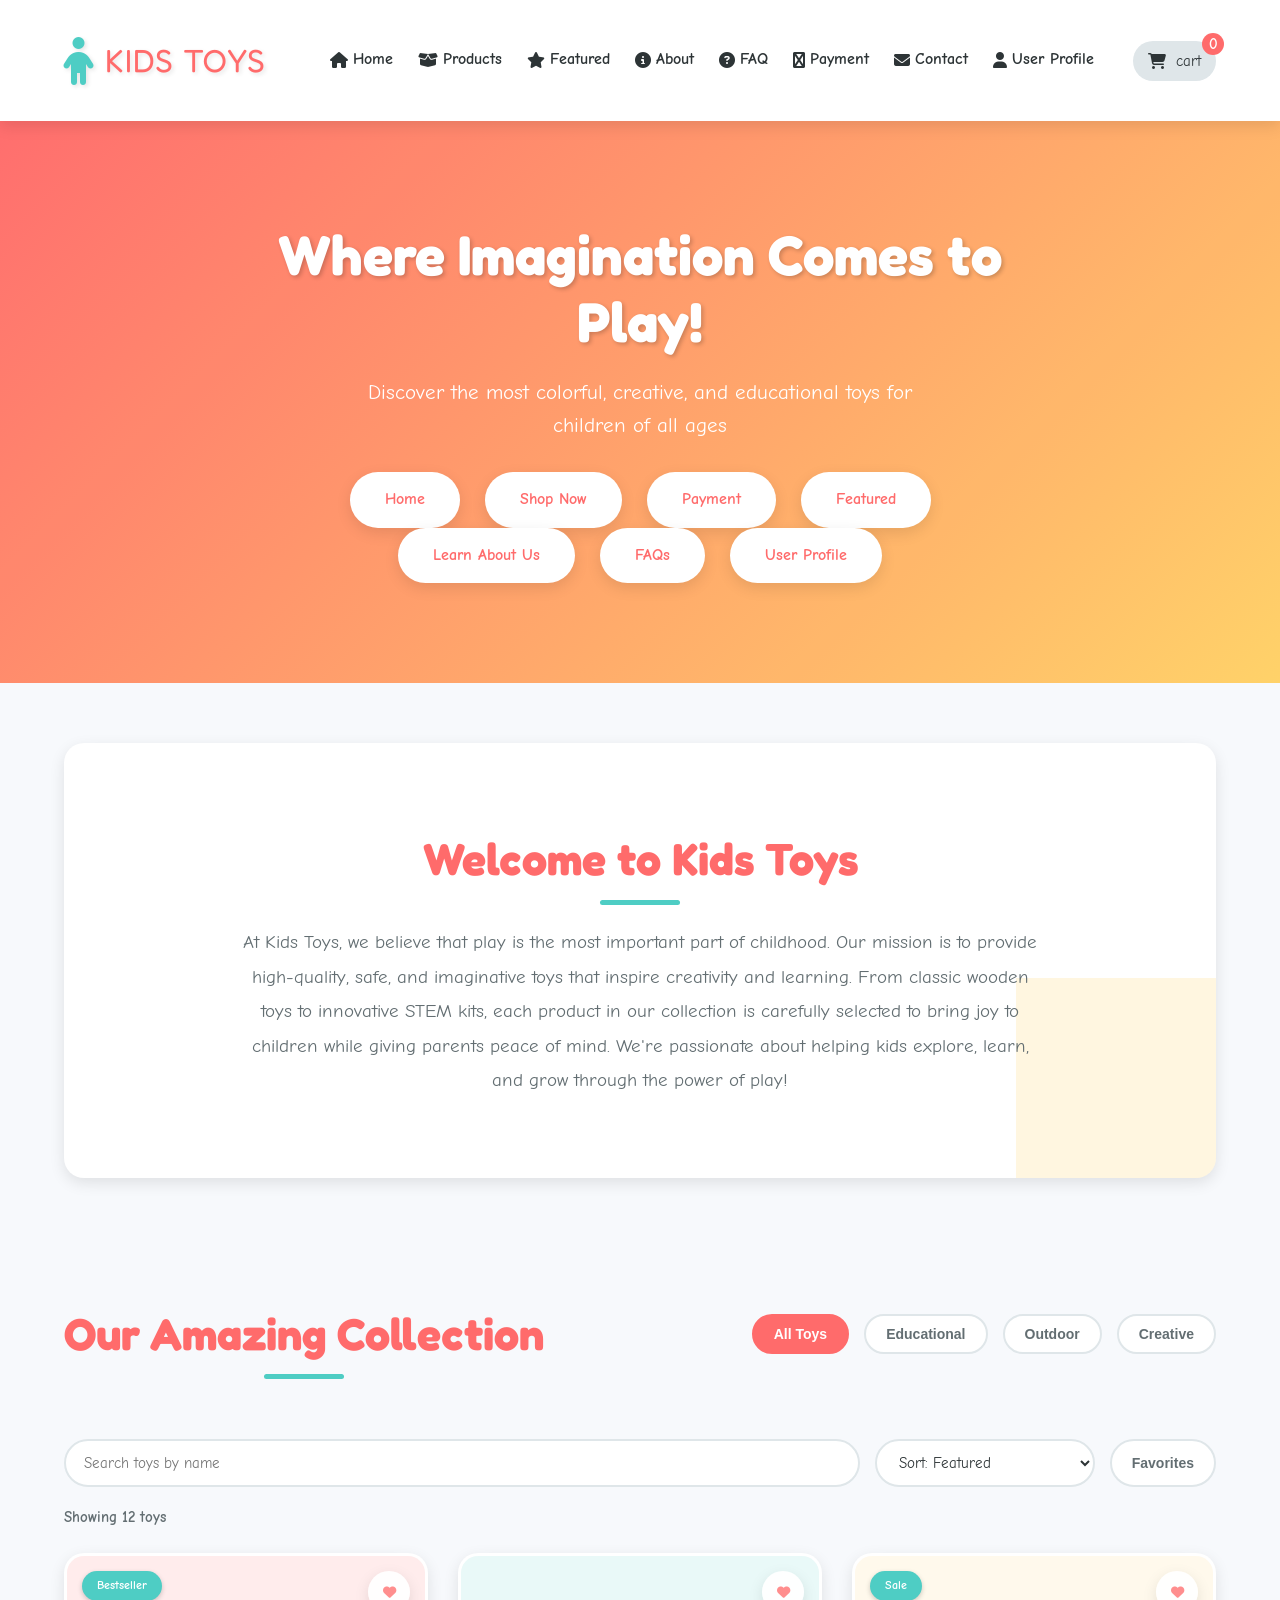
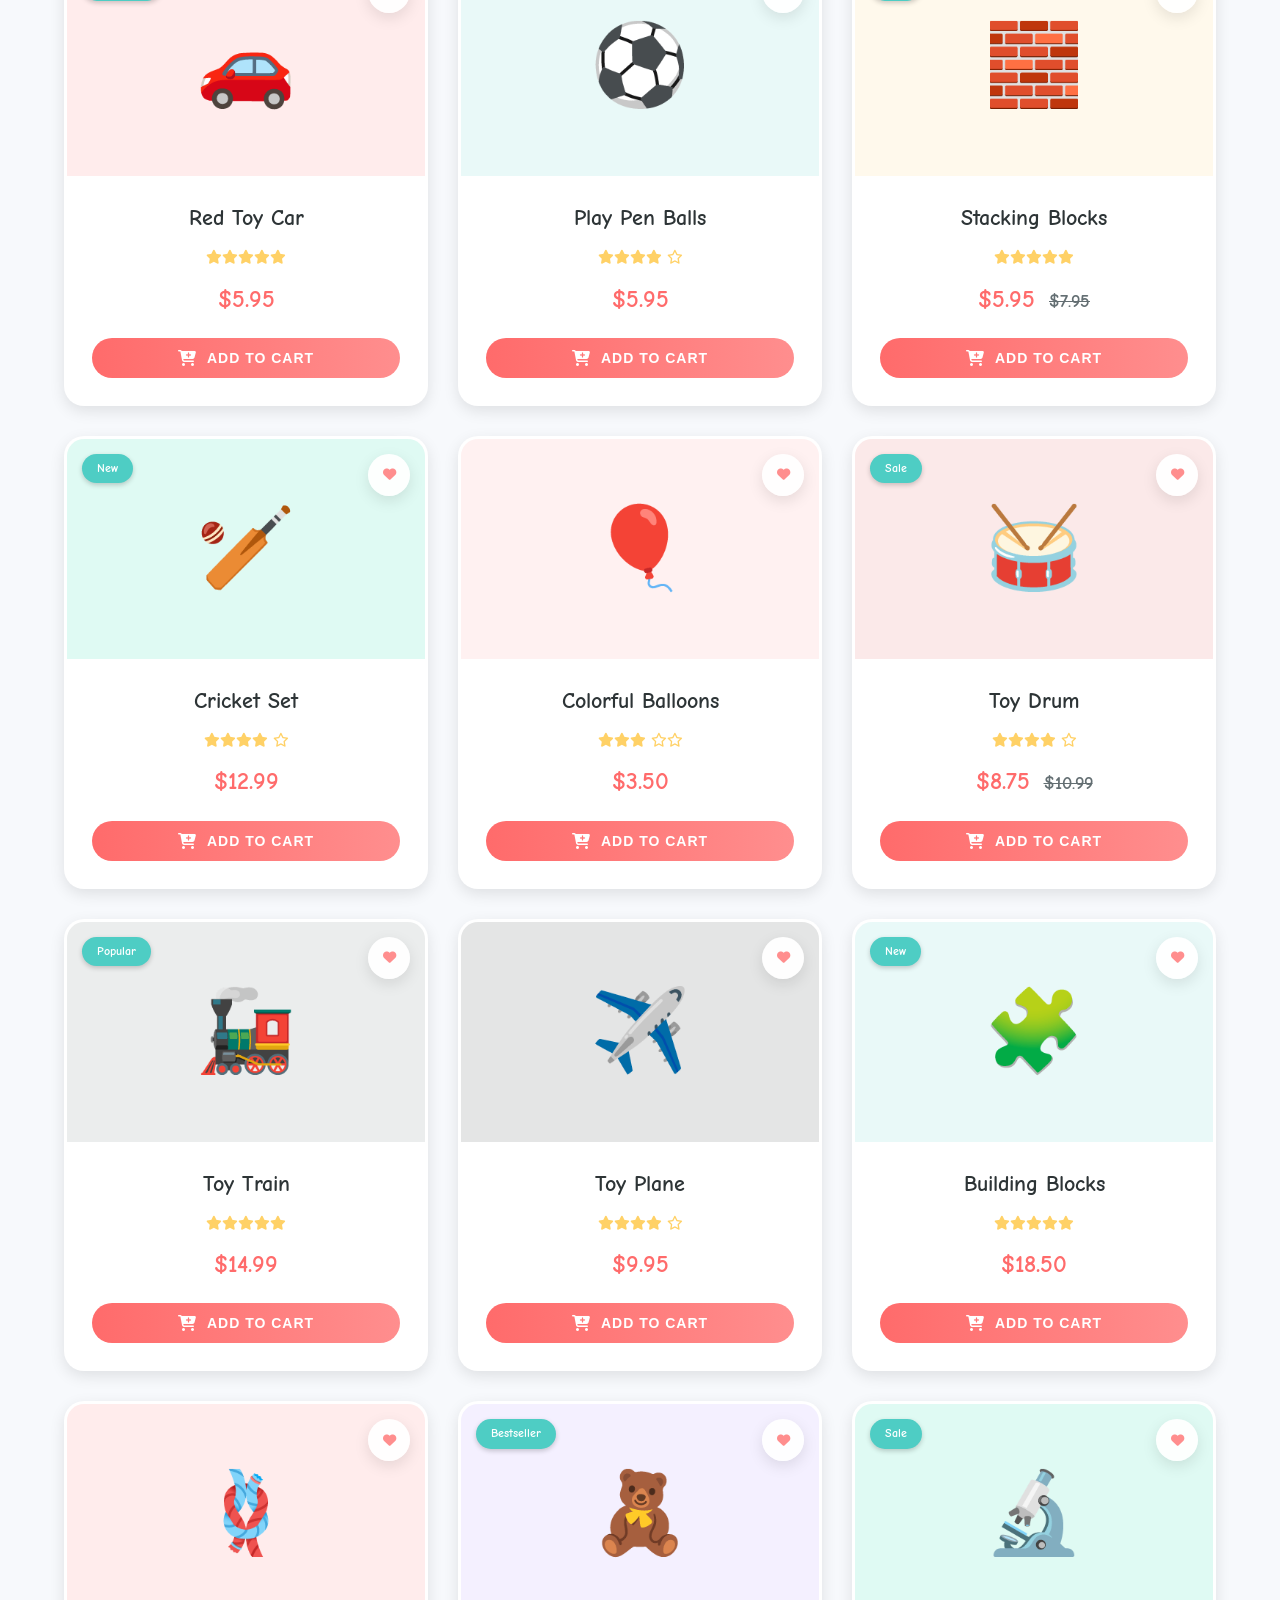
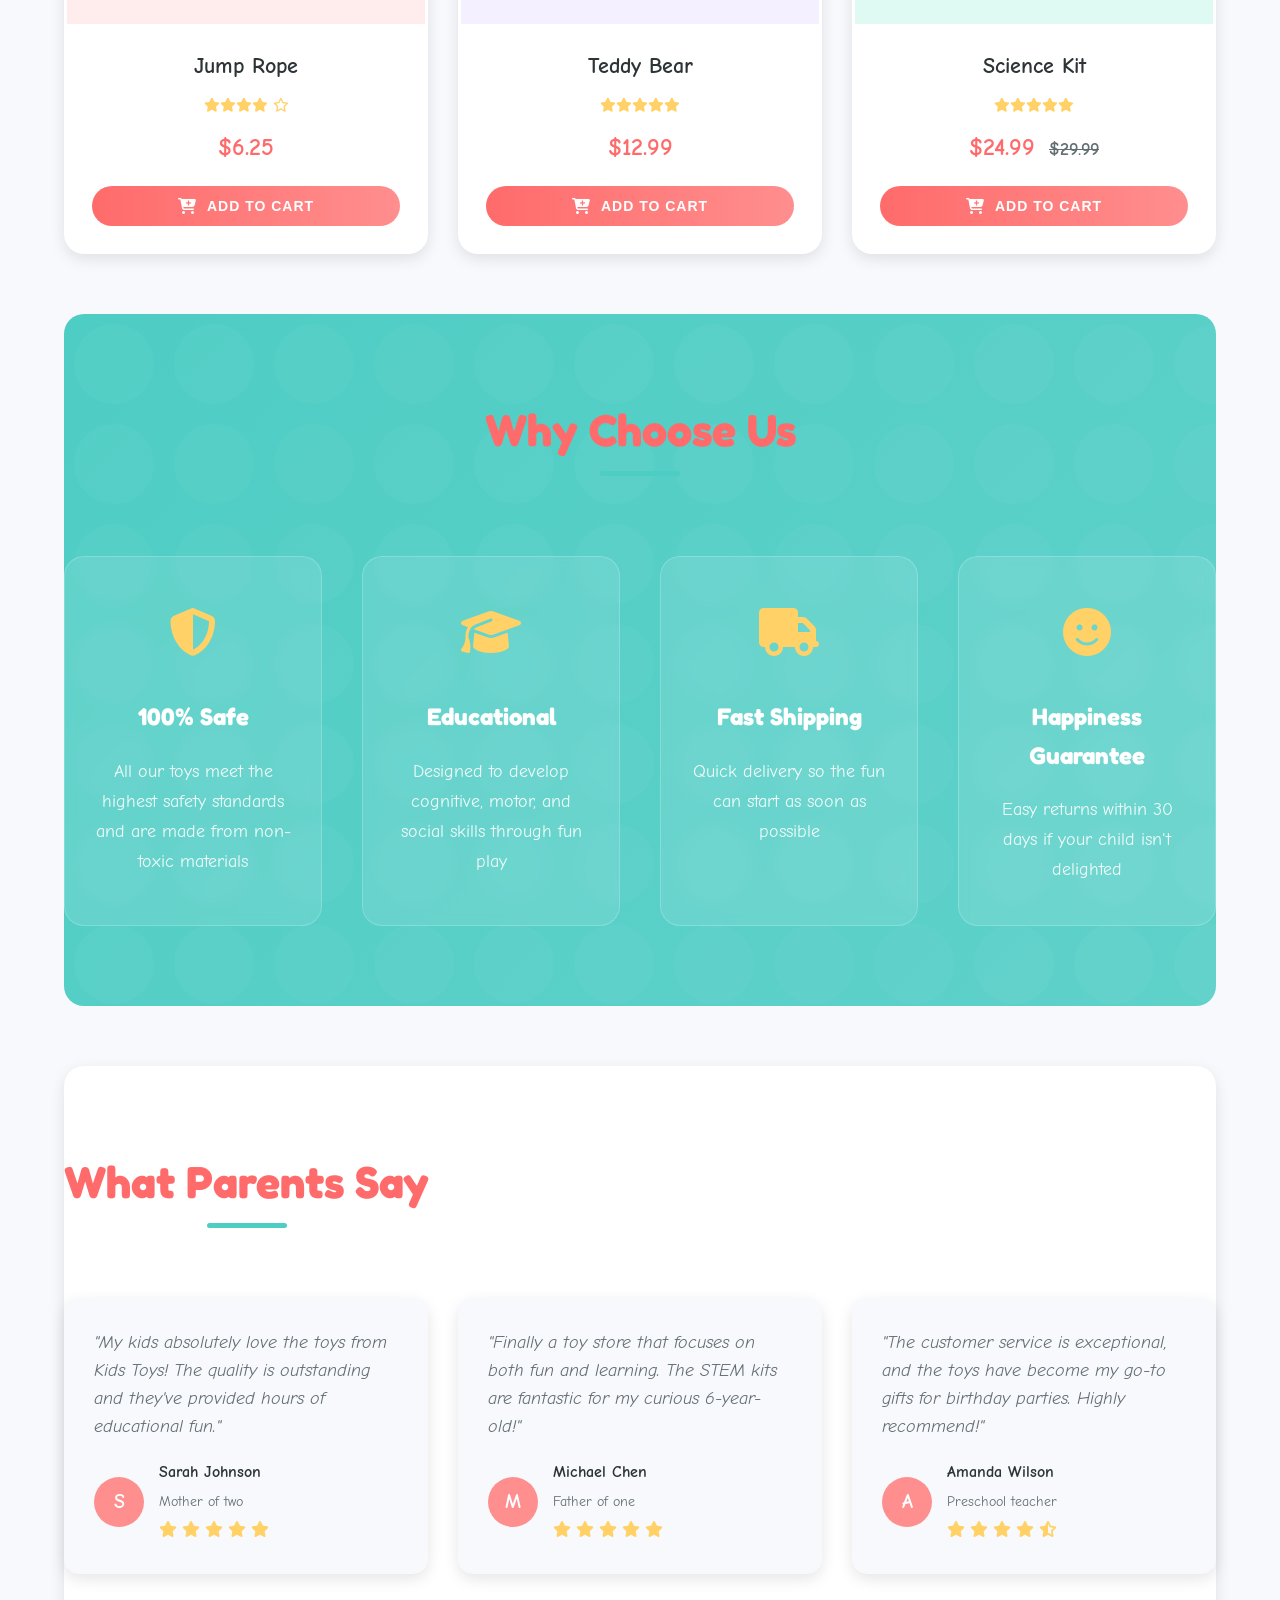
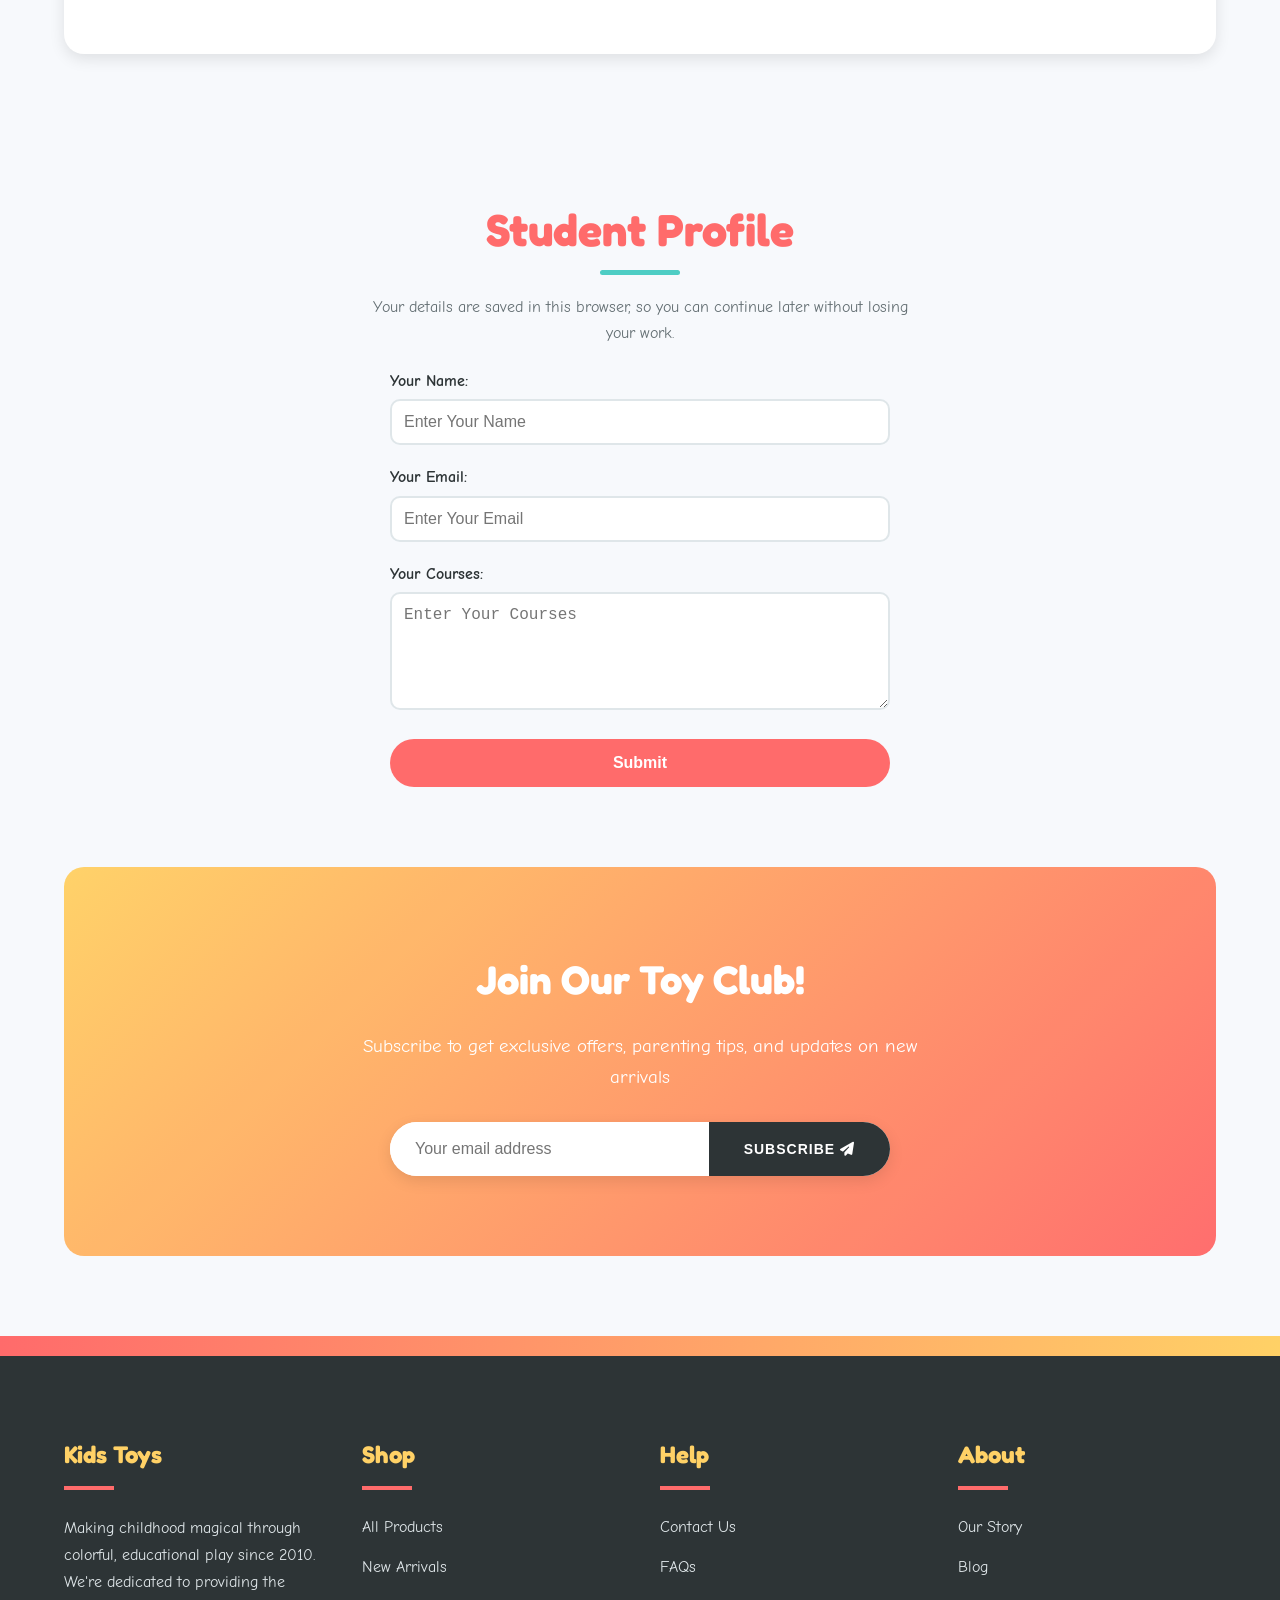
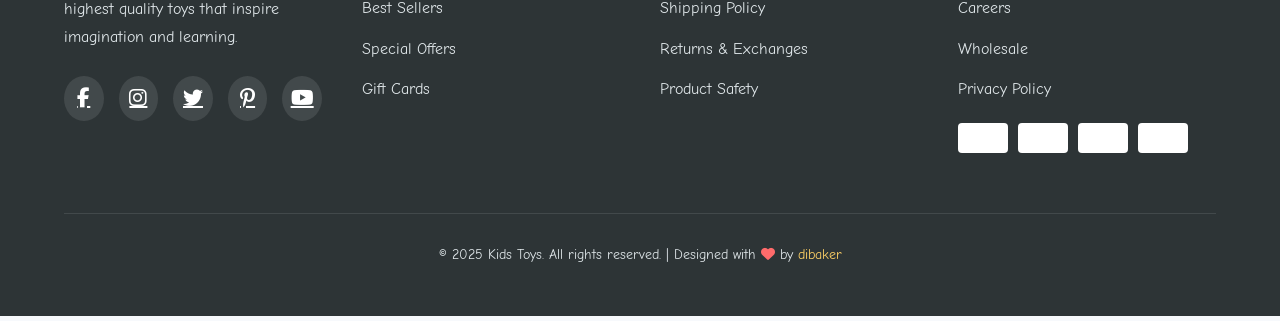
<file: index.html>
<!DOCTYPE html>
<html lang="en">
<head>
    <meta charset="UTF-8">
    <meta name="viewport" content="width=device-width, initial-scale=1.0">
    <title>KiDS TOYS - Where Imagination Comes to Play!</title>
    <link rel="stylesheet" href="https://cdnjs.cloudflare.com/ajax/libs/font-awesome/6.4.0/css/all.min.css">
    <link href="https://fonts.googleapis.com/css2?family=Fredoka+One&family=Comic+Neue:wght@400;700&display=swap" rel="stylesheet">
    <!-- Add AOS library for animations -->
    <link href="https://unpkg.com/aos@2.3.1/dist/aos.css" rel="stylesheet">
    <link rel="stylesheet" href="assets/css/features.css">
    <style>
        :root {
            --primary: #FF6B6B; /* Vibrant coral */
            --primary-light: #FF8E8E;
            --primary-dark: #E05555;
            --secondary: #4ECDC4; /* Fresh teal */
            --accent: #FFD166; /* Sunny yellow */
            --dark: #2D3436; /* Dark slate */
            --light: #F7F9FC; /* Light background */
            --white: #FFFFFF;
            --gray: #636E72;
            --light-gray: #DFE6E9;
            --success: #06D6A0; /* Mint green */
            --box-shadow: 0 5px 15px rgba(0, 0, 0, 0.1);
            --transition: all 0.3s ease;
        }
        
        * {
            margin: 0;
            padding: 0;
            box-sizing: border-box;
        }
        
        body {
            font-family: 'Comic Neue', cursive, sans-serif;
            background-color: var(--light);
            color: var(--dark);
            line-height: 1.6;
        }
        
        .container {
            width: 90%;
            max-width: 1200px;
            margin: 0 auto;
            padding: 20px 0;
        }
        
        /* Header Styles */
        header {
            background-color: var(--white);
            padding: 15px 0;
            box-shadow: var(--box-shadow);
            position: sticky;
            top: 0;
            z-index: 100;
        }
        
        .header-content {
            display: flex;
            justify-content: space-between;
            align-items: center;
            flex-wrap: wrap;
        }
        
        .logo {
            font-family: 'Fredoka One', cursive;
            font-size: 32px;
            font-weight: 400;
            color: var(--primary);
            display: flex;
            align-items: center;
            text-shadow: 2px 2px 4px rgba(0, 0, 0, 0.1);
            letter-spacing: 1px;
        }
        
        .logo i {
            margin-right: 10px;
            color: var(--secondary);
            font-size: 1.5em;
        }
        
        nav ul {
            display: flex;
            list-style: none;
        }
        
        nav ul li {
            margin-left: 25px;
            position: relative;
        }
        
        nav ul li a {
            text-decoration: none;
            color: var(--dark);
            font-size: 16px;
            font-weight: 700;
            transition: var(--transition);
            display: flex;
            align-items: center;
            padding: 5px 0;
            border-bottom: 2px solid transparent;
        }
        
        nav ul li a i {
            margin-right: 5px;
        }
        
        nav ul li a:hover {
            color: var(--primary);
            border-bottom: 2px solid var(--accent);
        }
        
        .cart-info {
            display: flex;
            align-items: center;
            position: relative;
            background-color: var(--light-gray);
            padding: 8px 15px;
            border-radius: 30px;
            transition: var(--transition);
            cursor: pointer;
        }
        
        .cart-info:hover {
            background-color: var(--primary-light);
            color: var(--white);
        }
        
        .cart-info span {
            margin-left: 10px;
            font-size: 15px;
        }
        
        .cart-count {
            background-color: var(--primary);
            color: var(--white);
            border-radius: 50%;
            width: 22px;
            height: 22px;
            display: flex;
            align-items: center;
            justify-content: center;
            font-size: 12px;
            position: absolute;
            top: -8px;
            right: -8px;
            font-weight: bold;
        }
        
        /* Hero Banner */
        .hero-banner {
            background: linear-gradient(135deg, var(--primary) 0%, var(--accent) 100%);
            color: var(--white);
            padding: 80px 0;
            text-align: center;
            margin-bottom: 40px;
            position: relative;
            overflow: hidden;
        }
        
        .hero-banner::before {
            content: "";
            position: absolute;
            top: 0;
            left: 0;
            right: 0;
            bottom: 0;
            background-image: url('data:image/svg+xml;utf8,<svg xmlns="http://www.w3.org/2000/svg" viewBox="0 0 100 100" preserveAspectRatio="none"><path fill="rgba(255,255,255,0.1)" d="M0,0 L100,0 L100,100 L0,100 Z" /></svg>');
            background-size: 100px 100px;
            opacity: 0.2;
        }
        
        .hero-content {
            max-width: 800px;
            margin: 0 auto;
            position: relative;
            z-index: 1;
        }
        
        .hero-banner h1 {
            font-family: 'Fredoka One', cursive;
            font-size: 3.5rem;
            margin-bottom: 20px;
            text-shadow: 2px 2px 4px rgba(0, 0, 0, 0.2);
            line-height: 1.2;
        }
        
        .hero-banner p {
            font-size: 1.3rem;
            margin-bottom: 30px;
            max-width: 600px;
            margin-left: auto;
            margin-right: auto;
        }
        
        .btn {
            display: inline-block;
            background-color: var(--white);
            color: var(--primary);
            padding: 15px 35px;
            border: none;
            border-radius: 50px;
            cursor: pointer;
            font-size: 16px;
            font-weight: 700;
            transition: var(--transition);
            text-decoration: none;
            box-shadow: var(--box-shadow);
            margin: 0 10px;
        }
        
        .btn-primary {
            background-color: var(--accent);
            color: var(--dark);
        }
        
        .btn:hover {
            transform: translateY(-5px);
            box-shadow: 0 10px 25px rgba(0, 0, 0, 0.2);
        }
        
        /* Welcome Section */
        .welcome-section {
            padding: 80px 0;
            text-align: center;
            background-color: var(--white);
            border-radius: 20px;
            box-shadow: var(--box-shadow);
            margin-bottom: 60px;
            position: relative;
            overflow: hidden;
        }
        
        .welcome-section::after {
            content: "";
            position: absolute;
            bottom: 0;
            right: 0;
            width: 200px;
            height: 200px;
            background-image: url('data:image/svg+xml;utf8,<svg xmlns="http://www.w3.org/2000/svg" viewBox="0 0 100 100"><path fill="%23FFD166" fill-opacity="0.2" d="M0,0 L100,0 L100,100 L0,100 Z" /></svg>');
            background-size: contain;
            background-repeat: no-repeat;
            z-index: 0;
        }
        
        .section-title {
            font-family: 'Fredoka One', cursive;
            font-size: 2.8rem;
            margin-bottom: 30px;
            color: var(--primary);
            position: relative;
            display: inline-block;
            z-index: 1;
        }
        
        .section-title::after {
            content: '';
            position: absolute;
            bottom: -10px;
            left: 50%;
            transform: translateX(-50%);
            width: 80px;
            height: 5px;
            background-color: var(--secondary);
            border-radius: 3px;
        }
        
        .welcome-section p {
            max-width: 800px;
            margin: 0 auto;
            color: var(--gray);
            font-size: 1.2rem;
            line-height: 1.8;
            position: relative;
            z-index: 1;
        }
        
        /* Products Section */
        .products-section {
            padding: 60px 0;
        }
        
        .products-header {
            display: flex;
            justify-content: space-between;
            align-items: center;
            margin-bottom: 40px;
            flex-wrap: wrap;
        }
        
        .categories {
            display: flex;
            justify-content: center;
            gap: 15px;
            margin-bottom: 30px;
            flex-wrap: wrap;
        }
        
        .category-btn {
            padding: 10px 20px;
            background-color: var(--white);
            border: 2px solid var(--light-gray);
            border-radius: 30px;
            cursor: pointer;
            transition: var(--transition);
            font-weight: 700;
            color: var(--gray);
            font-size: 14px;
        }
        
        .category-btn:hover, .category-btn.active {
            background-color: var(--primary);
            color: var(--white);
            border-color: var(--primary);
        }
        
        .products-grid {
            display: grid;
            grid-template-columns: repeat(auto-fill, minmax(280px, 1fr));
            gap: 30px;
        }
        
        .product-card {
            background-color: var(--white);
            border-radius: 20px;
            overflow: hidden;
            box-shadow: var(--box-shadow);
            transition: var(--transition);
            position: relative;
            border: 3px solid transparent;
        }
        
        .product-card:hover {
            transform: translateY(-10px);
            box-shadow: 0 15px 30px rgba(0, 0, 0, 0.15);
            border-color: var(--accent);
        }
        
        .product-badge {
            position: absolute;
            top: 15px;
            left: 15px;
            background-color: var(--secondary);
            color: var(--white);
            padding: 5px 15px;
            border-radius: 20px;
            font-size: 12px;
            font-weight: 700;
            z-index: 1;
            box-shadow: 0 2px 5px rgba(0, 0, 0, 0.2);
        }
        
        .product-image {
            height: 220px;
            background-color: var(--light-gray);
            display: flex;
            align-items: center;
            justify-content: center;
            position: relative;
            overflow: hidden;
        }
        
        .product-image img {
            max-width: 80%;
            max-height: 80%;
            transition: var(--transition);
        }
        
        .product-card:hover .product-image img {
            transform: scale(1.1) rotate(5deg);
        }
        
        .product-details {
            padding: 25px;
            text-align: center;
            position: relative;
        }
        
        .product-title {
            font-size: 1.4rem;
            margin-bottom: 10px;
            color: var(--dark);
            font-weight: 700;
        }
        
        .product-price {
            font-weight: 700;
            color: var(--primary);
            margin-bottom: 20px;
            font-size: 1.5rem;
        }
        
        .product-price .old-price {
            text-decoration: line-through;
            color: var(--gray);
            font-size: 1.1rem;
            margin-left: 5px;
        }
        
        .add-to-cart {
            background: linear-gradient(to right, var(--primary), var(--primary-light));
            color: var(--white);
            border: none;
            padding: 12px 25px;
            border-radius: 30px;
            cursor: pointer;
            width: 100%;
            transition: var(--transition);
            font-weight: 700;
            display: flex;
            align-items: center;
            justify-content: center;
            text-transform: uppercase;
            letter-spacing: 1px;
            font-size: 14px;
        }
        
        .add-to-cart i {
            margin-right: 10px;
            font-size: 16px;
        }
        
        .add-to-cart:hover {
            background: linear-gradient(to right, var(--primary-dark), var(--primary));
            transform: translateY(-3px);
            box-shadow: 0 8px 20px rgba(255, 107, 107, 0.4);
        }
        
        .product-rating {
            color: var(--accent);
            margin: 10px 0;
            font-size: 14px;
        }
        
        /* Features Section */
        .features {
            padding: 80px 0;
            background: linear-gradient(135deg, var(--secondary) 0%, rgba(78, 205, 196, 0.9) 100%);
            color: var(--white);
            text-align: center;
            margin-bottom: 60px;
            border-radius: 20px;
            position: relative;
            overflow: hidden;
        }
        
        .features::before {
            content: "";
            position: absolute;
            top: 0;
            left: 0;
            right: 0;
            bottom: 0;
            background-image: url('data:image/svg+xml;utf8,<svg xmlns="http://www.w3.org/2000/svg" viewBox="0 0 100 100" preserveAspectRatio="none"><circle fill="rgba(255,255,255,0.1)" cx="50" cy="50" r="40" /></svg>');
            background-size: 100px 100px;
            opacity: 0.3;
        }
        
        .features-grid {
            display: grid;
            grid-template-columns: repeat(auto-fit, minmax(250px, 1fr));
            gap: 40px;
            margin-top: 60px;
            position: relative;
            z-index: 1;
        }
        
        .feature-card {
            background-color: rgba(255, 255, 255, 0.1);
            padding: 40px 25px;
            border-radius: 20px;
            transition: var(--transition);
            backdrop-filter: blur(5px);
            border: 1px solid rgba(255, 255, 255, 0.2);
        }
        
        .feature-card:hover {
            transform: translateY(-10px) scale(1.03);
            background-color: rgba(255, 255, 255, 0.2);
            box-shadow: 0 10px 30px rgba(0, 0, 0, 0.2);
        }
        
        .feature-icon {
            font-size: 3rem;
            margin-bottom: 25px;
            color: var(--accent);
        }
        
        .feature-title {
            font-size: 1.5rem;
            margin-bottom: 20px;
            font-weight: 700;
            font-family: 'Fredoka One', cursive;
        }
        
        .feature-text {
            font-size: 1.1rem;
            opacity: 0.9;
            line-height: 1.7;
        }
        
        /* Testimonials */
        .testimonials {
            padding: 80px 0;
            background-color: var(--white);
            border-radius: 20px;
            margin-bottom: 60px;
            box-shadow: var(--box-shadow);
        }
        
        .testimonial-grid {
            display: grid;
            grid-template-columns: repeat(auto-fit, minmax(300px, 1fr));
            gap: 30px;
            margin-top: 50px;
        }
        
        .testimonial-card {
            background-color: var(--light);
            padding: 30px;
            border-radius: 15px;
            box-shadow: var(--box-shadow);
            position: relative;
        }
        
        .testimonial-card::before {
            content: "";
            position: absolute;
            top: 20px;
            left: 20px;
            font-size: 60px;
            color: var(--primary-light);
            opacity: 0.3;
            font-family: serif;
            line-height: 1;
        }
        
        .testimonial-text {
            font-size: 1.1rem;
            margin-bottom: 20px;
            font-style: italic;
            color: var(--gray);
        }
        
        .testimonial-author {
            display: flex;
            align-items: center;
        }
        
        .author-avatar {
            width: 50px;
            height: 50px;
            border-radius: 50%;
            background-color: var(--primary-light);
            display: flex;
            align-items: center;
            justify-content: center;
            color: var(--white);
            font-weight: bold;
            margin-right: 15px;
            font-size: 20px;
        }
        
        .author-info h4 {
            font-weight: 700;
            margin-bottom: 5px;
        }
        
        .author-info p {
            color: var(--gray);
            font-size: 14px;
        }
        
        .testimonial-rating {
            color: var(--accent);
            margin-top: 5px;
        }
        
        /* Student Profile Section */
        .student-profile {
            padding: 80px 0;
            text-align: center;
        }
        
        .student-profile form {
            max-width: 500px;
            margin: 0 auto;
        }
        
        .student-profile label {
            display: block;
            text-align: left;
            margin-bottom: 5px;
            font-weight: 700;
            color: var(--dark);
        }
        
        .student-profile input,
        .student-profile textarea {
            width: 100%;
            padding: 12px;
            margin-bottom: 20px;
            border: 2px solid var(--light-gray);
            border-radius: 10px;
            font-size: 16px;
            outline: none;
            transition: var(--transition);
        }
        
        .student-profile input:focus,
        .student-profile textarea:focus {
            border-color: var(--primary);
            box-shadow: 0 0 5px rgba(255, 107, 107, 0.3);
        }
        
        .student-profile textarea {
            resize: vertical;
            min-height: 100px;
        }
        
        .student-profile button {
            width: 100%;
            padding: 15px;
            background-color: var(--primary);
            color: var(--white);
            border: none;
            border-radius: 30px;
            font-size: 16px;
            font-weight: 700;
            cursor: pointer;
            transition: var(--transition);
        }
        
        .student-profile button:hover {
            background-color: var(--primary-dark);
            transform: translateY(-3px);
        }
        
        /* Newsletter */
        .newsletter {
            padding: 80px 0;
            background: linear-gradient(135deg, var(--accent) 0%, var(--primary) 100%);
            color: var(--white);
            text-align: center;
            border-radius: 20px;
            margin-bottom: 60px;
            position: relative;
            overflow: hidden;
        }
        
        .newsletter::before {
            content: "";
            position: absolute;
            top: 0;
            left: 0;
            right: 0;
            bottom: 0;
            background-image: url('data:image/svg+xml;utf8,<svg xmlns="http://www.w3.org/2000/svg" viewBox="0 0 100 100" preserveAspectRatio="none"><path fill="rgba(255,255,255,0.1)" d="M0,0 L100,0 L100,100 L0,100 Z" /></svg>');
            background-size: 100px 100px;
            opacity: 0.2;
        }
        
        .newsletter h2 {
            margin-bottom: 20px;
            font-size: 2.5rem;
            font-family: 'Fredoka One', cursive;
            position: relative;
            z-index: 1;
        }
        
        .newsletter p {
            max-width: 600px;
            margin: 0 auto 30px;
            font-size: 1.2rem;
            position: relative;
            z-index: 1;
        }
        
        .newsletter-form {
            display: flex;
            max-width: 500px;
            margin: 0 auto;
            background-color: var(--white);
            border-radius: 50px;
            overflow: hidden;
            box-shadow: 0 5px 15px rgba(0, 0, 0, 0.1);
            position: relative;
            z-index: 1;
        }
        
        .newsletter-form input {
            flex: 1;
            padding: 18px 25px;
            border: none;
            font-size: 16px;
            outline: none;
        }
        
        .newsletter-form button {
            padding: 18px 35px;
            background-color: var(--dark);
            color: var(--white);
            border: none;
            cursor: pointer;
            font-weight: 700;
            transition: var(--transition);
            text-transform: uppercase;
            letter-spacing: 1px;
            font-size: 14px;
        }
        
        .newsletter-form button:hover {
            background-color: var(--primary-dark);
        }
        
        /* Footer */
        footer {
            background-color: var(--dark);
            color: var(--white);
            padding: 80px 0 30px;
            position: relative;
        }
        
        footer::before {
            content: "";
            position: absolute;
            top: 0;
            left: 0;
            right: 0;
            height: 20px;
            background: linear-gradient(to right, var(--primary), var(--accent));
        }
        
        .footer-content {
            display: grid;
            grid-template-columns: repeat(auto-fit, minmax(200px, 1fr));
            gap: 40px;
            margin-bottom: 60px;
        }
        
        .footer-column h3 {
            font-size: 1.5rem;
            margin-bottom: 25px;
            position: relative;
            padding-bottom: 15px;
            color: var(--accent);
            font-family: 'Fredoka One', cursive;
        }
        
        .footer-column h3::after {
            content: '';
            position: absolute;
            bottom: 0;
            left: 0;
            width: 50px;
            height: 4px;
            background-color: var(--primary);
        }
        
        .footer-column ul {
            list-style: none;
        }
        
        .footer-column ul li {
            margin-bottom: 15px;
        }
        
        .footer-column ul li a {
            color: var(--light-gray);
            text-decoration: none;
            transition: var(--transition);
            display: inline-block;
        }
        
        .footer-column ul li a:hover {
            color: var(--accent);
            transform: translateX(5px);
        }
        
        .footer-about p {
            color: var(--light-gray);
            margin-bottom: 20px;
            line-height: 1.7;
        }
        
        .social-links {
            display: flex;
            gap: 15px;
            margin-top: 25px;
        }
        
        .social-links a {
            color: var(--white);
            background-color: rgba(255, 255, 255, 0.1);
            width: 45px;
            height: 45px;
            border-radius: 50%;
            display: flex;
            align-items: center;
            justify-content: center;
            transition: var(--transition);
            font-size: 20px;
        }
        
        .social-links a:hover {
            background-color: var(--primary);
            transform: translateY(-5px) scale(1.1);
        }
        
        .payment-methods {
            display: flex;
            gap: 10px;
            margin-top: 20px;
            flex-wrap: wrap;
        }
        
        .payment-method {
            width: 50px;
            height: 30px;
            background-color: var(--white);
            border-radius: 4px;
            display: flex;
            align-items: center;
            justify-content: center;
            font-size: 20px;
        }
        
        .footer-bottom {
            text-align: center;
            padding-top: 30px;
            border-top: 1px solid rgba(255, 255, 255, 0.1);
            color: var(--light-gray);
            font-size: 14px;
        }
        
        .footer-bottom a {
            color: var(--accent);
            text-decoration: none;
        }
        
        /* Animations */
        @keyframes float {
            0%, 100% { transform: translateY(0); }
            50% { transform: translateY(-10px); }
        }
        
        @keyframes pulse {
            0%, 100% { transform: scale(1); }
            50% { transform: scale(1.05); }
        }
        
        .floating {
            animation: float 3s ease-in-out infinite;
        }
        
        .pulse {
            animation: pulse 2s ease-in-out infinite;
        }
        
        /* Modal */
        .modal {
            display: none;
            position: fixed;
            top: 0;
            left: 0;
            width: 100%;
            height: 100%;
            background-color: rgba(0, 0, 0, 0.7);
            z-index: 1000;
            overflow-y: auto;
        }
        
        .modal-content {
            background-color: var(--white);
            margin: 5% auto;
            width: 80%;
            max-width: 800px;
            border-radius: 20px;
            box-shadow: 0 5px 30px rgba(0, 0, 0, 0.3);
            animation: modalFadeIn 0.3s ease;
            overflow: hidden;
        }
        
        @keyframes modalFadeIn {
            from {
                opacity: 0;
                transform: translateY(-50px);
            }
            to {
                opacity: 1;
                transform: translateY(0);
            }
        }
        
        .modal-header {
            display: flex;
            justify-content: space-between;
            align-items: center;
            padding: 25px;
            border-bottom: 1px solid var(--light-gray);
            background-color: var(--primary);
            color: var(--white);
        }
        
        .modal-header h2 {
            color: var(--white);
            font-family: 'Fredoka One', cursive;
            font-size: 1.8rem;
        }
        
        .close-modal {
            font-size: 1.8rem;
            cursor: pointer;
            transition: var(--transition);
        }
        
        .close-modal:hover {
            color: var(--accent);
            transform: rotate(90deg);
        }
        
        .modal-body {
            padding: 25px;
        }
        
        .cart-items {
            margin-bottom: 30px;
            max-height: 400px;
            overflow-y: auto;
            padding-right: 10px;
        }
        
        .cart-item {
            display: flex;
            justify-content: space-between;
            align-items: center;
            padding: 20px 0;
            border-bottom: 1px solid var(--light-gray);
        }
        
        .cart-item-info {
            display: flex;
            align-items: center;
            flex: 1;
        }
        
        .cart-item-img {
            width: 70px;
            height: 70px;
            background-color: var(--light-gray);
            margin-right: 20px;
            border-radius: 10px;
            display: flex;
            align-items: center;
            justify-content: center;
            font-size: 30px;
        }
        
        .cart-item-details h4 {
            margin-bottom: 5px;
            font-size: 1.1rem;
        }
        
        .cart-item-price {
            color: var(--primary);
            font-weight: 600;
        }
        
        .cart-item-quantity {
            display: flex;
            align-items: center;
            margin: 0 20px;
        }
        
        .quantity-btn {
            width: 30px;
            height: 30px;
            background-color: var(--light-gray);
            border: none;
            border-radius: 5px;
            cursor: pointer;
            display: flex;
            align-items: center;
            justify-content: center;
            font-weight: bold;
            transition: var(--transition);
        }
        
        .quantity-btn:hover {
            background-color: var(--primary);
            color: var(--white);
        }
        
        .quantity-input {
            width: 50px;
            text-align: center;
            margin: 0 10px;
            padding: 5px;
            border: 1px solid var(--light-gray);
            border-radius: 5px;
        }
        
        .remove-item {
            color: var(--gray);
            cursor: pointer;
            transition: var(--transition);
            font-size: 1.2rem;
            width: 40px;
            height: 40px;
            display: flex;
            align-items: center;
            justify-content: center;
            border-radius: 50%;
        }
        
        .remove-item:hover {
            color: var(--primary);
            background-color: var(--light-gray);
        }
        
        .cart-summary {
            background-color: var(--light);
            padding: 25px;
            border-radius: 15px;
        }
        
        .cart-total {
            display: flex;
            justify-content: space-between;
            margin-bottom: 25px;
            font-size: 1.3rem;
            font-weight: 700;
        }
        
        .cart-actions {
            display: flex;
            justify-content: space-between;
            gap: 15px;
        }
        
        .cart-actions .btn {
            width: 100%;
            text-align: center;
            padding: 15px;
            font-size: 15px;
        }
        
        .empty-cart-message {
            text-align: center;
            padding: 40px;
            color: var(--gray);
            font-size: 1.2rem;
        }
        
        /* Notification */
        .notification {
            position: fixed;
            bottom: 30px;
            right: 30px;
            background-color: var(--success);
            color: var(--white);
            padding: 15px 25px;
            border-radius: 10px;
            box-shadow: 0 5px 15px rgba(0, 0, 0, 0.2);
            z-index: 1000;
            display: flex;
            align-items: center;
            animation: slideIn 0.3s ease;
            max-width: 350px;
        }
        
        @keyframes slideIn {
            from {
                opacity: 0;
                transform: translateX(100%);
            }
            to {
                opacity: 1;
                transform: translateX(0);
            }
        }
        
        @keyframes slideOut {
            from {
                opacity: 1;
                transform: translateX(0);
            }
            to {
                opacity: 0;
                transform: translateX(100%);
            }
        }
        
        .notification i {
            margin-right: 10px;
            font-size: 1.5rem;
        }
        
        /* Responsive Styles */
        @media (max-width: 1200px) {
            .hero-banner h1 {
                font-size: 3rem;
            }
        }
        
        @media (max-width: 992px) {
            .hero-banner h1 {
                font-size: 2.5rem;
            }
            
            .section-title {
                font-size: 2.3rem;
            }
            
            nav ul li {
                margin-left: 15px;
            }
        }
        
        @media (max-width: 768px) {
            .header-content {
                flex-direction: column;
            }
            
            .logo {
                margin-bottom: 15px;
            }
            
            nav ul {
                margin-bottom: 15px;
                flex-wrap: wrap;
                justify-content: center;
            }
            
            nav ul li {
                margin: 5px 10px;
            }
            
            .hero-banner {
                padding: 60px 0;
            }
            
            .hero-banner h1 {
                font-size: 2.2rem;
            }
            
            .hero-banner p {
                font-size: 1.1rem;
            }
            
            .btn {
                padding: 12px 25px;
                font-size: 14px;
                margin: 5px;
            }
            
            .section-title {
                font-size: 2rem;
            }
            
            .newsletter-form {
                flex-direction: column;
                border-radius: 30px;
            }
            
            .newsletter-form input {
                border-radius: 30px;
                margin-bottom: 10px;
            }
            
            .newsletter-form button {
                border-radius: 30px;
            }
            
            .modal-content {
                width: 90%;
            }
        }
        
        @media (max-width: 576px) {
            .products-grid {
                grid-template-columns: 1fr;
            }
            
            .footer-content {
                grid-template-columns: 1fr;
                text-align: center;
            }
            
            .footer-column h3::after {
                left: 50%;
                transform: translateX(-50%);
            }
            
            .social-links {
                justify-content: center;
            }
            
            .cart-item {
                flex-direction: column;
                align-items: flex-start;
            }
            
            .cart-item-quantity {
                margin: 15px 0;
                width: 100%;
                justify-content: center;
            }
            
            .remove-item {
                align-self: flex-end;
            }
            
            .cart-actions {
                flex-direction: column;
            }
            
            .hero-banner h1 {
                font-size: 1.8rem;
            }
            
            .section-title {
                font-size: 1.8rem;
            }
        }
    </style>
</head>
<body>
    <header>
        <div class="container header-content">
            <div class="logo">
                <i class="fas fa-child"></i> KIDS TOYS
            </div>
            <nav>
                <ul>
                    <li><a href="Home.html"><i class="fas fa-home"></i> Home</a></li>
                    <li><a href="Products.html"><i class="fas fa-box-open"></i> Products</a></li>
                    <li><a href="Featured.html"><i class="fas fa-star"></i> Featured</a></li>
                    <li><a href="About.html"><i class="fas fa-info-circle"></i> About</a></li>
                    <li><a href="FAQ.html"><i class="fas fa-question-circle"></i> FAQ</a></li>
                    <li><a href="Cart.html"><i class="fas fa-cc-visa"></i>Payment</a></li>
                    <li><a href="Contact.html"><i class="fas fa-envelope"></i> Contact</a></li>
                    <li><a href="User-profile.html"><i class="fas fa-user"></i> User Profile</a></li>
                </ul>
            </nav>
            <div class="cart-info" id="cart-toggle">
                <i class="fas fa-shopping-cart"></i>
                <span>cart</span>
                <span class="cart-count" id="cart-count">0</span>
            </div>
        </div>
    </header>
    
    <!-- Hero Banner -->
    <section class="hero-banner" id="home">
        <div class="container hero-content">
            <h1>Where Imagination Comes to Play!</h1>
            <p>Discover the most colorful, creative, and educational toys for children of all ages</p>
            <div>
                <a href="Home.html" class="btn">Home</a>
                <a href="#products" class="btn">Shop Now</a>
                <a href="Cart.html" class="btn">Payment</a>
                <a href="Featured.html" class="btn">Featured</a>
                <a href="About.html" class="btn">Learn About Us</a>
                <a href="FAQ.html" class="btn">FAQs</a>
                <a href="User-profile.html" class="btn">User Profile</a>
            </div>
        </div>
    </section>
    
    <div class="container">
        <!-- Welcome Section -->
        <section class="welcome-section">
            <h2 class="section-title">Welcome to Kids Toys</h2>
            <p>
                At Kids Toys, we believe that play is the most important part of childhood. Our mission is to provide high-quality, safe, and imaginative toys that inspire creativity and learning. From classic wooden toys to innovative STEM kits, each product in our collection is carefully selected to bring joy to children while giving parents peace of mind. We're passionate about helping kids explore, learn, and grow through the power of play!
            </p>
        </section>
        
        <!-- Products Section -->
        <section class="products-section" id="products">
            <div class="products-header">
                <h2 class="section-title">Our Amazing Collection</h2>
                <div class="categories">
                    <button class="category-btn active" data-category="all" aria-label="Show all toys">All Toys</button>
                    <button class="category-btn" data-category="educational" aria-label="Show educational toys">Educational</button>
                    <button class="category-btn" data-category="outdoor" aria-label="Show outdoor toys">Outdoor</button>
                    <button class="category-btn" data-category="creative" aria-label="Show creative toys">Creative</button>
                </div>
            </div>
            <div class="products-tools" aria-label="Product tools">
                <label class="sr-only" for="product-search">Search toys</label>
                <input type="search" id="product-search" class="product-search" placeholder="Search toys by name">
                <label class="sr-only" for="product-sort">Sort toys</label>
                <select id="product-sort" class="product-sort">
                    <option value="featured">Sort: Featured</option>
                    <option value="price-low">Price: Low to High</option>
                    <option value="price-high">Price: High to Low</option>
                    <option value="rating-high">Rating: Highest</option>
                    <option value="name-az">Name: A to Z</option>
                </select>
                <button class="category-btn favorites-toggle" id="favorites-filter" type="button" aria-pressed="false">Favorites</button>
            </div>
            <p class="products-summary" id="products-summary">Showing 0 toys</p>
            <div class="products-grid" id="products-grid">
                <!-- Product cards will be inserted here by JavaScript -->
            </div>
        </section>
        
        <!-- Features Section -->
        <section class="features">
            <h2 class="section-title">Why Choose Us</h2>
            <div class="features-grid">
                <div class="feature-card floating" style="animation-delay: 0s;">
                    <div class="feature-icon">
                        <i class="fas fa-shield-alt"></i>
                    </div>
                    <h3 class="feature-title">100% Safe</h3>
                    <p class="feature-text">All our toys meet the highest safety standards and are made from non-toxic materials</p>
                </div>
                <div class="feature-card floating" style="animation-delay: 0.2s;">
                    <div class="feature-icon">
                        <i class="fas fa-graduation-cap"></i>
                    </div>
                    <h3 class="feature-title">Educational</h3>
                    <p class="feature-text">Designed to develop cognitive, motor, and social skills through fun play</p>
                </div>
                <div class="feature-card floating" style="animation-delay: 0.4s;">
                    <div class="feature-icon">
                        <i class="fas fa-truck"></i>
                    </div>
                    <h3 class="feature-title">Fast Shipping</h3>
                    <p class="feature-text">Quick delivery so the fun can start as soon as possible</p>
                </div>
                <div class="feature-card floating" style="animation-delay: 0.6s;">
                    <div class="feature-icon">
                        <i class="fas fa-smile"></i>
                    </div>
                    <h3 class="feature-title">Happiness Guarantee</h3>
                    <p class="feature-text">Easy returns within 30 days if your child isn't delighted</p>
                </div>
            </div>
        </section>
        
        <!-- Testimonials -->
        <section class="testimonials">
            <h2 class="section-title">What Parents Say</h2>
            <div class="testimonial-grid">
                <div class="testimonial-card">
                    <p class="testimonial-text">"My kids absolutely love the toys from Kids Toys! The quality is outstanding and they've provided hours of educational fun."</p>
                    <div class="testimonial-author">
                        <div class="author-avatar">S</div>
                        <div class="author-info">
                            <h4>Sarah Johnson</h4>
                            <p>Mother of two</p>
                            <div class="testimonial-rating">
                                <i class="fas fa-star"></i>
                                <i class="fas fa-star"></i>
                                <i class="fas fa-star"></i>
                                <i class="fas fa-star"></i>
                                <i class="fas fa-star"></i>
                            </div>
                        </div>
                    </div>
                </div>
                <div class="testimonial-card">
                    <p class="testimonial-text">"Finally a toy store that focuses on both fun and learning. The STEM kits are fantastic for my curious 6-year-old!"</p>
                    <div class="testimonial-author">
                        <div class="author-avatar">M</div>
                        <div class="author-info">
                            <h4>Michael Chen</h4>
                            <p>Father of one</p>
                            <div class="testimonial-rating">
                                <i class="fas fa-star"></i>
                                <i class="fas fa-star"></i>
                                <i class="fas fa-star"></i>
                                <i class="fas fa-star"></i>
                                <i class="fas fa-star"></i>
                            </div>
                        </div>
                    </div>
                </div>
                <div class="testimonial-card">
                    <p class="testimonial-text">"The customer service is exceptional, and the toys have become my go-to gifts for birthday parties. Highly recommend!"</p>
                    <div class="testimonial-author">
                        <div class="author-avatar">A</div>
                        <div class="author-info">
                            <h4>Amanda Wilson</h4>
                            <p>Preschool teacher</p>
                            <div class="testimonial-rating">
                                <i class="fas fa-star"></i>
                                <i class="fas fa-star"></i>
                                <i class="fas fa-star"></i>
                                <i class="fas fa-star"></i>
                                <i class="fas fa-star-half-alt"></i>
                            </div>
                        </div>
                    </div>
                </div>
            </div>
        </section>
        
        <!-- Student Profile Section -->
        <section class="student-profile" id="student-profile">
            <h2 class="section-title" data-aos="fade-left">Student Profile</h2>
            <p class="profile-help">Your details are saved in this browser, so you can continue later without losing your work.</p>
            <form id="student-profile-form" data-aos="fade-up">
                <label for="name">Your Name:</label>
                <input type="text" id="name" placeholder="Enter Your Name" required>
                
                <label for="email">Your Email:</label>
                <input type="email" id="email" placeholder="Enter Your Email" required>
                
                <label for="courses">Your Courses:</label>
                <textarea id="courses" placeholder="Enter Your Courses" rows="5" required></textarea>
                
                <button type="submit">Submit</button>
            </form>
        </section>
        
        <!-- Newsletter -->
        <section class="newsletter">
            <h2>Join Our Toy Club!</h2>
            <p>Subscribe to get exclusive offers, parenting tips, and updates on new arrivals</p>
            <form class="newsletter-form" id="newsletter-form">
                <input type="email" placeholder="Your email address" required>
                <button type="submit">Subscribe <i class="fas fa-paper-plane"></i></button>
            </form>
        </section>
    </div>
    
    <!-- Footer -->
    <footer>
        <div class="container">
            <div class="footer-content">
                <div class="footer-column footer-about">
                    <h3>Kids Toys</h3>
                    <p>Making childhood magical through colorful, educational play since 2010. We're dedicated to providing the highest quality toys that inspire imagination and learning.</p>
                    <div class="social-links">
                        <a href="#"><i class="fab fa-facebook-f"></i></a>
                        <a href="#"><i class="fab fa-instagram"></i></a>
                        <a href="#"><i class="fab fa-twitter"></i></a>
                        <a href="#"><i class="fab fa-pinterest-p"></i></a>
                        <a href="#"><i class="fab fa-youtube"></i></a>
                    </div>
                </div>
                <div class="footer-column">
                    <h3>Shop</h3>
                    <ul>
                        <li><a href="#">All Products</a></li>
                        <li><a href="#">New Arrivals</a></li>
                        <li><a href="#">Best Sellers</a></li>
                        <li><a href="#">Special Offers</a></li>
                        <li><a href="#">Gift Cards</a></li>
                    </ul>
                </div>
                <div class="footer-column">
                    <h3>Help</h3>
                    <ul>
                        <li><a href="#">Contact Us</a></li>
                        <li><a href="#">FAQs</a></li>
                        <li><a href="#">Shipping Policy</a></li>
                        <li><a href="#">Returns & Exchanges</a></li>
                        <li><a href="#">Product Safety</a></li>
                    </ul>
                </div>
                <div class="footer-column">
                    <h3>About</h3>
                    <ul>
                        <li><a href="#">Our Story</a></li>
                        <li><a href="#">Blog</a></li>
                        <li><a href="#">Careers</a></li>
                        <li><a href="#">Wholesale</a></li>
                        <li><a href="#">Privacy Policy</a></li>
                    </ul>
                    <div class="payment-methods">
                        <div class="payment-method"><i class="fab fa-cc-visa"></i></div>
                        <div class="payment-method"><i class="fab fa-cc-mastercard"></i></div>
                        <div class="payment-method"><i class="fab fa-cc-paypal"></i></div>
                        <div class="payment-method"><i class="fab fa-cc-apple-pay"></i></div>
                    </div>
                </div>
            </div>
            <div class="footer-bottom">
                <p>&copy; 2025 Kids Toys. All rights reserved. | Designed with <i class="fas fa-heart" style="color: var(--primary);"></i> by <a href="#">dibaker</a></p>
            </div>
        </div>
    </footer>
    
    <!-- Cart Modal -->
    <div class="modal" id="cart-modal">
        <div class="modal-content">
            <div class="modal-header">
                <h2>Your Shopping Cart</h2>
                <span class="close-modal">&times;</span>
            </div>
            <div class="modal-body">
                <div class="cart-items" id="cart-items">
                    <p class="empty-cart-message">Your cart is empty. Start adding some toys!</p>
                </div>
                <div class="cart-summary">
                    <div class="cart-total">
                        <span>Total:</span>
                        <span id="modal-cart-total">$0.00</span>
                    </div>
                    <div class="cart-actions">
                        <a href="#" class="btn" id="continue-shopping">Continue Shopping</a>
                        <a href="#" class="btn btn-primary" id="checkout-btn">Proceed to Checkout</a>
                    </div>
                </div>
            </div>
        </div>
    </div>
    
    <!-- AOS Library -->
    <script src="https://unpkg.com/aos@2.3.1/dist/aos.js"></script>
    <script src="assets/js/site-features.js"></script>
    <script>
        // Initialize AOS
        AOS.init({
            duration: 800,
            once: true
        });

        // Student Profile Form Submission
        function handleSubmit(event) {
            event.preventDefault();
            const name = document.getElementById('name').value;
            const email = document.getElementById('email').value;
            const courses = document.getElementById('courses').value;
            
            cart.showNotification(`Thank you, ${name}! Your profile has been submitted.`);
            event.target.reset();
        }

        document.addEventListener('DOMContentLoaded', function() {
            // Sample product data
            const products = [
                {
                    id: 1,
                    name: "Red Toy Car",
                    price: 5.95,
                    category: "creative",
                    image: "🚗",
                    badge: "Bestseller",
                    color: "#FF6B6B",
                    rating: 5
                },
                {
                    id: 2,
                    name: "Play Pen Balls",
                    price: 5.95,
                    category: "outdoor",
                    image: "⚽",
                    badge: "",
                    color: "#4ECDC4",
                    rating: 4
                },
                {
                    id: 3,
                    name: "Stacking Blocks",
                    price: 5.95,
                    oldPrice: 7.95,
                    category: "educational",
                    image: "🧱",
                    badge: "Sale",
                    color: "#FFD166",
                    rating: 5
                },
                {
                    id: 4,
                    name: "Cricket Set",
                    price: 12.99,
                    category: "outdoor",
                    image: "🏏",
                    badge: "New",
                    color: "#06D6A0",
                    rating: 4
                },
                {
                    id: 5,
                    name: "Colorful Balloons",
                    price: 3.50,
                    category: "creative",
                    image: "🎈",
                    badge: "",
                    color: "#FF8E8E",
                    rating: 3
                },
                {
                    id: 6,
                    name: "Toy Drum",
                    price: 8.75,
                    oldPrice: 10.99,
                    category: "creative",
                    image: "🥁",
                    badge: "Sale",
                    color: "#E05555",
                    rating: 4
                },
                {
                    id: 7,
                    name: "Toy Train",
                    price: 14.99,
                    category: "creative",
                    image: "🚂",
                    badge: "Popular",
                    color: "#636E72",
                    rating: 5
                },
                {
                    id: 8,
                    name: "Toy Plane",
                    price: 9.95,
                    category: "creative",
                    image: "✈️",
                    badge: "",
                    color: "#2D3436",
                    rating: 4
                },
                {
                    id: 9,
                    name: "Building Blocks",
                    price: 18.50,
                    category: "educational",
                    image: "🧩",
                    badge: "New",
                    color: "#4ECDC4",
                    rating: 5
                },
                {
                    id: 10,
                    name: "Jump Rope",
                    price: 6.25,
                    category: "outdoor",
                    image: "🪢",
                    badge: "",
                    color: "#FF6B6B",
                    rating: 4
                },
                {
                    id: 11,
                    name: "Teddy Bear",
                    price: 12.99,
                    category: "creative",
                    image: "🧸",
                    badge: "Bestseller",
                    color: "#A78BFA",
                    rating: 5
                },
                {
                    id: 12,
                    name: "Science Kit",
                    price: 24.99,
                    oldPrice: 29.99,
                    category: "educational",
                    image: "🔬",
                    badge: "Sale",
                    color: "#06D6A0",
                    rating: 5
                }
            ];
            
            // Cart functionality
            const cart = {
                items: [],
                total: 0,
                count: 0,
                
                addItem: function(product) {
                    const existingItem = this.items.find(item => item.id === product.id);
                    
                    if (existingItem) {
                        existingItem.quantity += 1;
                    } else {
                        this.items.push({
                            id: product.id,
                            name: product.name,
                            price: product.price,
                            image: product.image,
                            color: product.color,
                            quantity: 1
                        });
                    }
                    
                    this.total += product.price;
                    this.count += 1;
                    this.save();
                    this.updateDisplay();
                    this.showNotification(`${product.name} added to cart!`);
                },
                
                removeItem: function(id) {
                    const itemIndex = this.items.findIndex(item => item.id === id);
                    if (itemIndex !== -1) {
                        const item = this.items[itemIndex];
                        this.total -= item.price * item.quantity;
                        this.count -= item.quantity;
                        this.items.splice(itemIndex, 1);
                        this.save();
                        this.updateDisplay();
                        this.showNotification(`${item.name} removed from cart`);
                    }
                },
                
                updateQuantity: function(id, newQuantity) {
                    const item = this.items.find(item => item.id === id);
                    if (item && newQuantity > 0) {
                        this.total -= item.price * item.quantity;
                        this.count -= item.quantity;
                        
                        item.quantity = newQuantity;
                        
                        this.total += item.price * item.quantity;
                        this.count += item.quantity;
                        this.save();
                        this.updateDisplay();
                    } else if (item && newQuantity <= 0) {
                        this.removeItem(id);
                    }
                },
                
                save: function() {
                    localStorage.setItem('cart', JSON.stringify({
                        items: this.items,
                        total: this.total,
                        count: this.count
                    }));
                },
                
                load: function() {
                    const savedCart = localStorage.getItem('cart');
                    if (savedCart) {
                        const cartData = JSON.parse(savedCart);
                        this.items = cartData.items || [];
                        this.total = cartData.total || 0;
                        this.count = cartData.count || 0;
                        this.updateDisplay();
                    }
                },
                
                updateDisplay: function() {
                    const cartTotal = document.getElementById('cart-total');
                    const cartCount = document.getElementById('cart-count');
                    const modalCartTotal = document.getElementById('modal-cart-total');
                    const checkoutAction = document.getElementById('checkout-btn');

                    if (cartTotal) {
                        cartTotal.textContent = `$${this.total.toFixed(2)}`;
                    }

                    cartCount.textContent = this.count;
                    modalCartTotal.textContent = `$${this.total.toFixed(2)}`;

                    if (checkoutAction) {
                        checkoutAction.classList.toggle('is-disabled', this.count === 0);
                        checkoutAction.setAttribute('aria-disabled', this.count === 0 ? 'true' : 'false');
                    }
                    
                    // Update modal cart items
                    const cartItemsContainer = document.getElementById('cart-items');
                    if (this.items.length === 0) {
                        cartItemsContainer.innerHTML = '<p class="empty-cart-message">Your cart is empty. Start adding some toys!</p>';
                    } else {
                        cartItemsContainer.innerHTML = this.items.map(item => `
                            <div class="cart-item" data-id="${item.id}">
                                <div class="cart-item-info">
                                    <div class="cart-item-img" style="background-color: ${item.color}20; color: ${item.color}">
                                        ${item.image}
                                    </div>
                                    <div class="cart-item-details">
                                        <h4>${item.name}</h4>
                                        <div class="cart-item-price">$${item.price.toFixed(2)}</div>
                                    </div>
                                </div>
                                <div class="cart-item-quantity">
                                    <button class="quantity-btn minus">-</button>
                                    <input type="number" class="quantity-input" value="${item.quantity}" min="1">
                                    <button class="quantity-btn plus">+</button>
                                </div>
                                <div class="remove-item"><i class="fas fa-trash"></i></div>
                            </div>
                        `).join('');
                        
                        // Add event listeners to quantity buttons
                        document.querySelectorAll('.quantity-btn.minus').forEach(button => {
                            button.addEventListener('click', function() {
                                const itemId = parseInt(this.closest('.cart-item').getAttribute('data-id'));
                                const input = this.nextElementSibling;
                                const newQuantity = parseInt(input.value) - 1;
                                input.value = newQuantity;
                                cart.updateQuantity(itemId, newQuantity);
                            });
                        });
                        
                        document.querySelectorAll('.quantity-btn.plus').forEach(button => {
                            button.addEventListener('click', function() {
                                const itemId = parseInt(this.closest('.cart-item').getAttribute('data-id'));
                                const input = this.previousElementSibling;
                                const newQuantity = parseInt(input.value) + 1;
                                input.value = newQuantity;
                                cart.updateQuantity(itemId, newQuantity);
                            });
                        });
                        
                        document.querySelectorAll('.quantity-input').forEach(input => {
                            input.addEventListener('change', function() {
                                const itemId = parseInt(this.closest('.cart-item').getAttribute('data-id'));
                                const newQuantity = parseInt(this.value);
                                cart.updateQuantity(itemId, newQuantity);
                            });
                        });
                        
                        document.querySelectorAll('.remove-item').forEach(button => {
                            button.addEventListener('click', function() {
                                const itemId = parseInt(this.closest('.cart-item').getAttribute('data-id'));
                                cart.removeItem(itemId);
                            });
                        });
                    }
                },
                
                showNotification: function(message) {
                    const notification = document.createElement('div');
                    notification.className = 'notification';
                    notification.innerHTML = `
                        <i class="fas fa-check-circle"></i>
                        <span>${message}</span>
                    `;
                    
                    document.body.appendChild(notification);
                    
                    setTimeout(() => {
                        notification.style.animation = 'slideOut 0.3s ease';
                        setTimeout(() => {
                            document.body.removeChild(notification);
                        }, 300);
                    }, 3000);
                },
                
                clear: function() {
                    this.items = [];
                    this.total = 0;
                    this.count = 0;
                    this.save();
                    this.updateDisplay();
                }
            };
            
            // Modal functionality
            const modal = document.getElementById('cart-modal');
            const cartToggle = document.getElementById('cart-toggle');
            const closeModal = document.querySelector('.close-modal');
            const continueShopping = document.getElementById('continue-shopping');
            const checkoutBtn = document.getElementById('checkout-btn');
            
            cartToggle.addEventListener('click', function(e) {
                e.preventDefault();
                modal.style.display = 'block';
                document.body.style.overflow = 'hidden';
            });
            
            closeModal.addEventListener('click', function() {
                modal.style.display = 'none';
                document.body.style.overflow = 'auto';
            });
            
            continueShopping.addEventListener('click', function(e) {
                e.preventDefault();
                modal.style.display = 'none';
                document.body.style.overflow = 'auto';
            });
            
            checkoutBtn.addEventListener('click', function(e) {
                e.preventDefault();
                if (cart.count === 0) {
                    cart.showNotification('Your cart is empty. Add a toy before checkout.');
                    return;
                }
                cart.showNotification(`Proceeding to checkout with $${cart.total.toFixed(2)} total`);
                setTimeout(() => {
                    modal.style.display = 'none';
                    document.body.style.overflow = 'auto';
                }, 1000);
            });
            
            window.addEventListener('click', function(event) {
                if (event.target === modal) {
                    modal.style.display = 'none';
                    document.body.style.overflow = 'auto';
                }
            });
            
            const productsGrid = document.getElementById('products-grid');
            const searchInput = document.getElementById('product-search');
            const sortInput = document.getElementById('product-sort');
            const favoritesFilterButton = document.getElementById('favorites-filter');
            const productsSummary = document.getElementById('products-summary');
            const categoryButtons = document.querySelectorAll('.category-btn[data-category]');
            const profileForm = document.getElementById('student-profile-form');
            const newsletterForm = document.getElementById('newsletter-form');
            const productStateKey = 'kids-toys-product-state';
            const favoriteIdsKey = 'kids-toys-favorites';
            const profileDraftKey = 'kids-toys-profile-draft';
            const newsletterSubscribersKey = 'kids-toys-newsletter-subscribers';

            const savedProductState = JSON.parse(localStorage.getItem(productStateKey) || '{}');
            const favoriteIds = new Set(JSON.parse(localStorage.getItem(favoriteIdsKey) || '[]'));
            const productState = {
                category: savedProductState.category || 'all',
                search: savedProductState.search || '',
                sort: savedProductState.sort || 'featured',
                favoritesOnly: savedProductState.favoritesOnly || false
            };

            function saveProductState() {
                localStorage.setItem(productStateKey, JSON.stringify(productState));
                localStorage.setItem(favoriteIdsKey, JSON.stringify(Array.from(favoriteIds)));
            }

            function updateProductsSummary(filteredProducts) {
                const label = filteredProducts.length === 1 ? 'toy' : 'toys';
                productsSummary.textContent = `Showing ${filteredProducts.length} ${label}`;
            }

            function syncCategoryButtons() {
                categoryButtons.forEach(button => {
                    button.classList.toggle('active', button.getAttribute('data-category') === productState.category);
                });
            }

            function syncControls() {
                searchInput.value = productState.search;
                sortInput.value = productState.sort;
                favoritesFilterButton.classList.toggle('active', productState.favoritesOnly);
                favoritesFilterButton.setAttribute('aria-pressed', productState.favoritesOnly ? 'true' : 'false');
                syncCategoryButtons();
            }

            function getFilteredProducts() {
                const searchValue = productState.search.trim().toLowerCase();

                const filteredProducts = products.filter(product => {
                    const matchesCategory = productState.category === 'all' || product.category === productState.category;
                    const matchesSearch = !searchValue || product.name.toLowerCase().includes(searchValue);
                    const matchesFavorites = !productState.favoritesOnly || favoriteIds.has(product.id);
                    return matchesCategory && matchesSearch && matchesFavorites;
                });

                const sortedProducts = [...filteredProducts];

                switch (productState.sort) {
                    case 'price-low':
                        sortedProducts.sort((a, b) => a.price - b.price);
                        break;
                    case 'price-high':
                        sortedProducts.sort((a, b) => b.price - a.price);
                        break;
                    case 'rating-high':
                        sortedProducts.sort((a, b) => b.rating - a.rating);
                        break;
                    case 'name-az':
                        sortedProducts.sort((a, b) => a.name.localeCompare(b.name));
                        break;
                    default:
                        break;
                }

                return sortedProducts;
            }

            function renderProducts() {
                const filteredProducts = getFilteredProducts();

                if (filteredProducts.length === 0) {
                    productsGrid.innerHTML = `
                        <div class="products-empty">
                            <i class="fas fa-search"></i>
                            <h3>No toys matched your search</h3>
                            <p>Try another category, clear the search, or turn off the favorites filter.</p>
                        </div>
                    `;
                    updateProductsSummary(filteredProducts);
                    return;
                }

                productsGrid.innerHTML = filteredProducts.map(product => `
                    <div class="product-card" data-category="${product.category}">
                        ${product.badge ? `<div class="product-badge">${product.badge}</div>` : ''}
                        <button class="product-favorite ${favoriteIds.has(product.id) ? 'active' : ''}" data-favorite-id="${product.id}" type="button" aria-label="Save ${product.name} to favorites">
                            <i class="fas fa-heart"></i>
                        </button>
                        <div class="product-image" style="background-color: ${product.color}20; color: ${product.color}">
                            <span style="font-size: 80px;">${product.image}</span>
                        </div>
                        <div class="product-details">
                            <h3 class="product-title">${product.name}</h3>
                            <div class="product-rating">
                                ${'<i class="fas fa-star"></i>'.repeat(Math.floor(product.rating))}
                                ${product.rating % 1 ? '<i class="fas fa-star-half-alt"></i>' : ''}
                                ${'<i class="far fa-star"></i>'.repeat(5 - Math.ceil(product.rating))}
                            </div>
                            <div class="product-price">
                                $${product.price.toFixed(2)}
                                ${product.oldPrice ? `<span class="old-price">$${product.oldPrice.toFixed(2)}</span>` : ''}
                            </div>
                            <button class="add-to-cart" data-id="${product.id}">
                                <i class="fas fa-cart-plus"></i> Add to Cart
                            </button>
                        </div>
                    </div>
                `).join('');

                updateProductsSummary(filteredProducts);
            }

            function saveProfileDraft() {
                const formData = {
                    name: document.getElementById('name').value.trim(),
                    email: document.getElementById('email').value.trim(),
                    courses: document.getElementById('courses').value.trim()
                };

                localStorage.setItem(profileDraftKey, JSON.stringify(formData));
            }

            function loadProfileDraft() {
                const savedDraft = JSON.parse(localStorage.getItem(profileDraftKey) || '{}');
                document.getElementById('name').value = savedDraft.name || '';
                document.getElementById('email').value = savedDraft.email || '';
                document.getElementById('courses').value = savedDraft.courses || '';
            }

            productsGrid.addEventListener('click', function(e) {
                const favoriteButton = e.target.closest('.product-favorite');
                if (favoriteButton) {
                    const productId = parseInt(favoriteButton.getAttribute('data-favorite-id'), 10);

                    if (favoriteIds.has(productId)) {
                        favoriteIds.delete(productId);
                        cart.showNotification('Removed from favorites');
                    } else {
                        favoriteIds.add(productId);
                        cart.showNotification('Saved to favorites');
                    }

                    saveProductState();
                    renderProducts();
                    return;
                }

                if (e.target.classList.contains('add-to-cart') || e.target.closest('.add-to-cart')) {
                    const button = e.target.classList.contains('add-to-cart') ? e.target : e.target.closest('.add-to-cart');
                    const productId = parseInt(button.getAttribute('data-id'), 10);
                    const product = products.find(p => p.id === productId);
                    if (product) {
                        cart.addItem(product);
                    }
                }
            });

            categoryButtons.forEach(button => {
                button.addEventListener('click', function() {
                    productState.category = this.getAttribute('data-category');
                    saveProductState();
                    syncCategoryButtons();
                    renderProducts();
                    document.getElementById('products').scrollIntoView({
                        behavior: 'smooth'
                    });
                });
            });

            searchInput.addEventListener('input', function() {
                productState.search = this.value;
                saveProductState();
                renderProducts();
            });

            sortInput.addEventListener('change', function() {
                productState.sort = this.value;
                saveProductState();
                renderProducts();
            });

            favoritesFilterButton.addEventListener('click', function() {
                productState.favoritesOnly = !productState.favoritesOnly;
                saveProductState();
                syncControls();
                renderProducts();
            });

            profileForm.addEventListener('submit', function(e) {
                e.preventDefault();
                saveProfileDraft();
                const name = document.getElementById('name').value.trim();
                cart.showNotification(`Thank you, ${name}! Your profile has been submitted.`);
            });

            profileForm.querySelectorAll('input, textarea').forEach(field => {
                field.addEventListener('input', saveProfileDraft);
            });

            newsletterForm.addEventListener('submit', function(e) { 
                e.preventDefault();
                const emailInput = this.querySelector('input');
                const email = emailInput.value.trim().toLowerCase();
                const subscribers = JSON.parse(localStorage.getItem(newsletterSubscribersKey) || '[]');

                if (subscribers.includes(email)) {
                    cart.showNotification(`You're already subscribed with ${email}!`);
                } else {
                    subscribers.push(email);
                    localStorage.setItem(newsletterSubscribersKey, JSON.stringify(subscribers));
                    cart.showNotification(`Thanks for subscribing with ${email}!`);
                }

                this.reset();
            });
            
            loadProfileDraft();
            syncControls();
            cart.load();
            renderProducts();
        });
    </script>
</body>
</html>
</file>
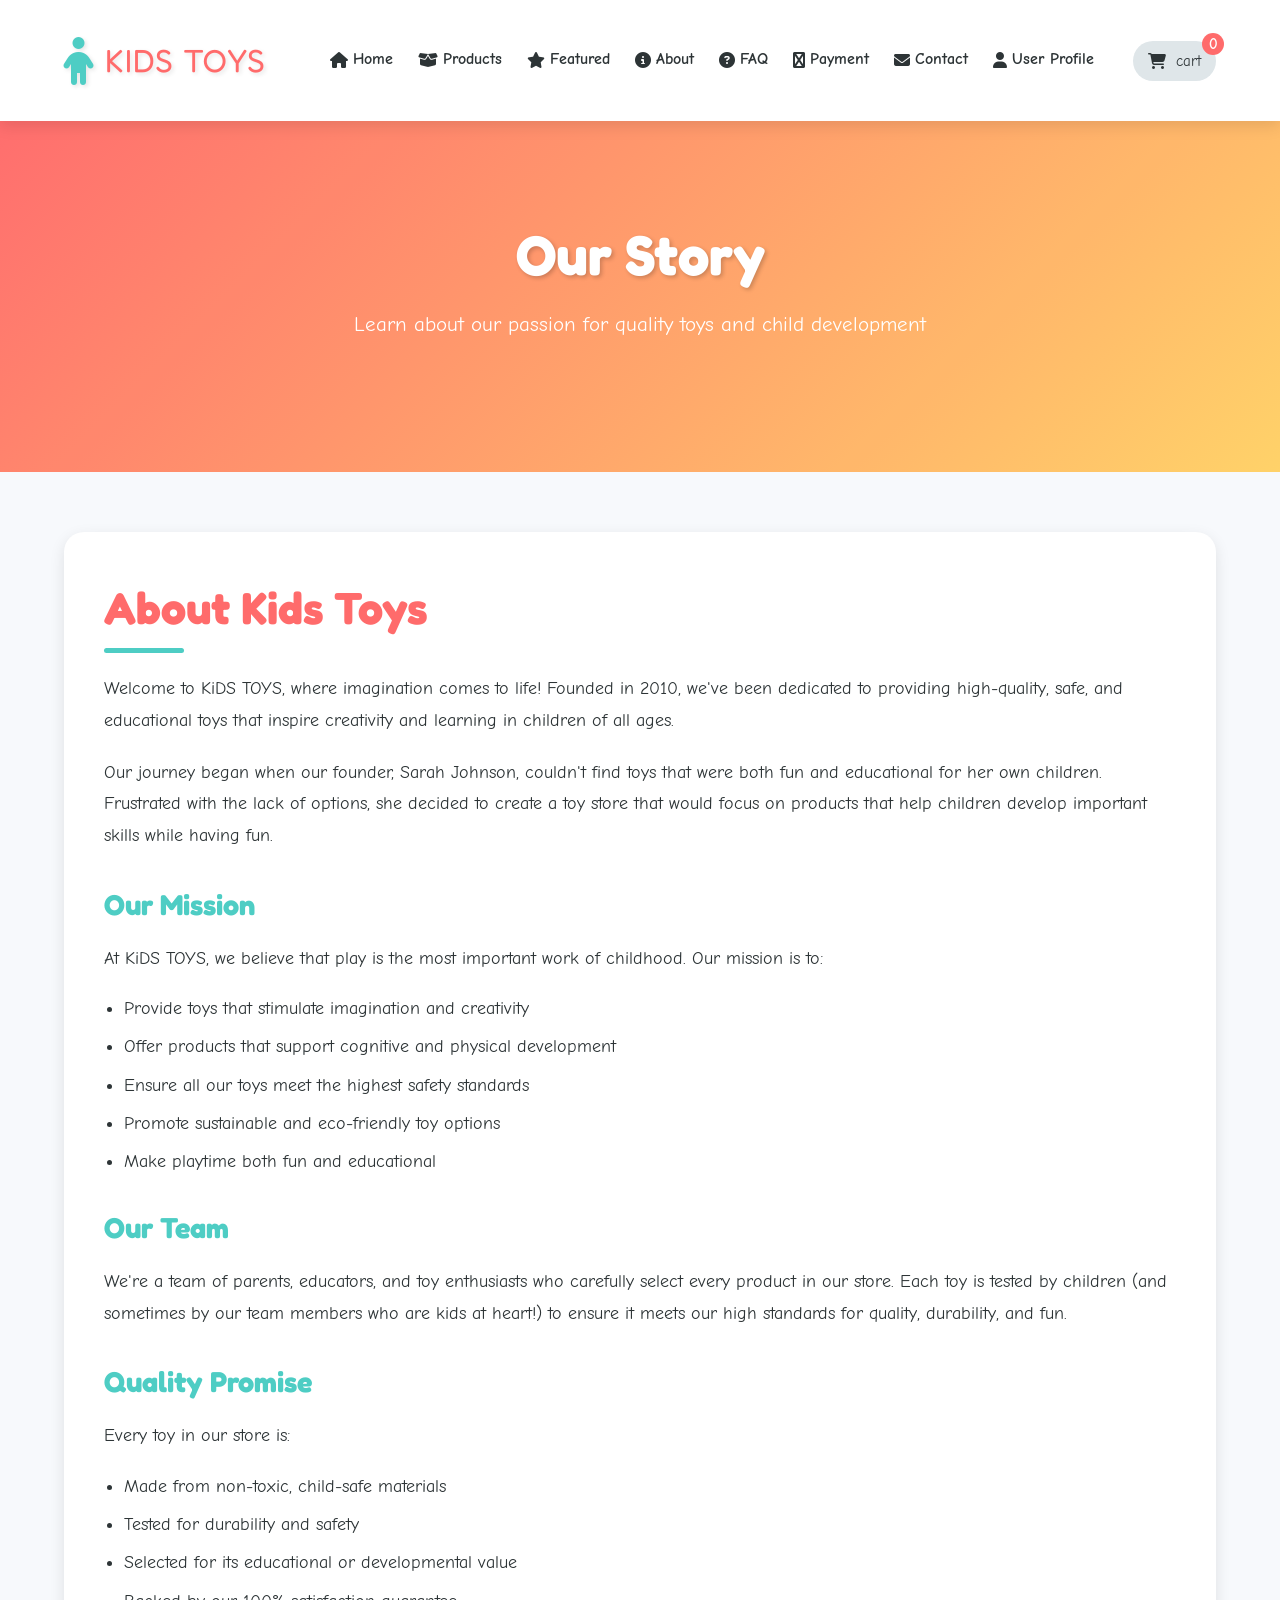
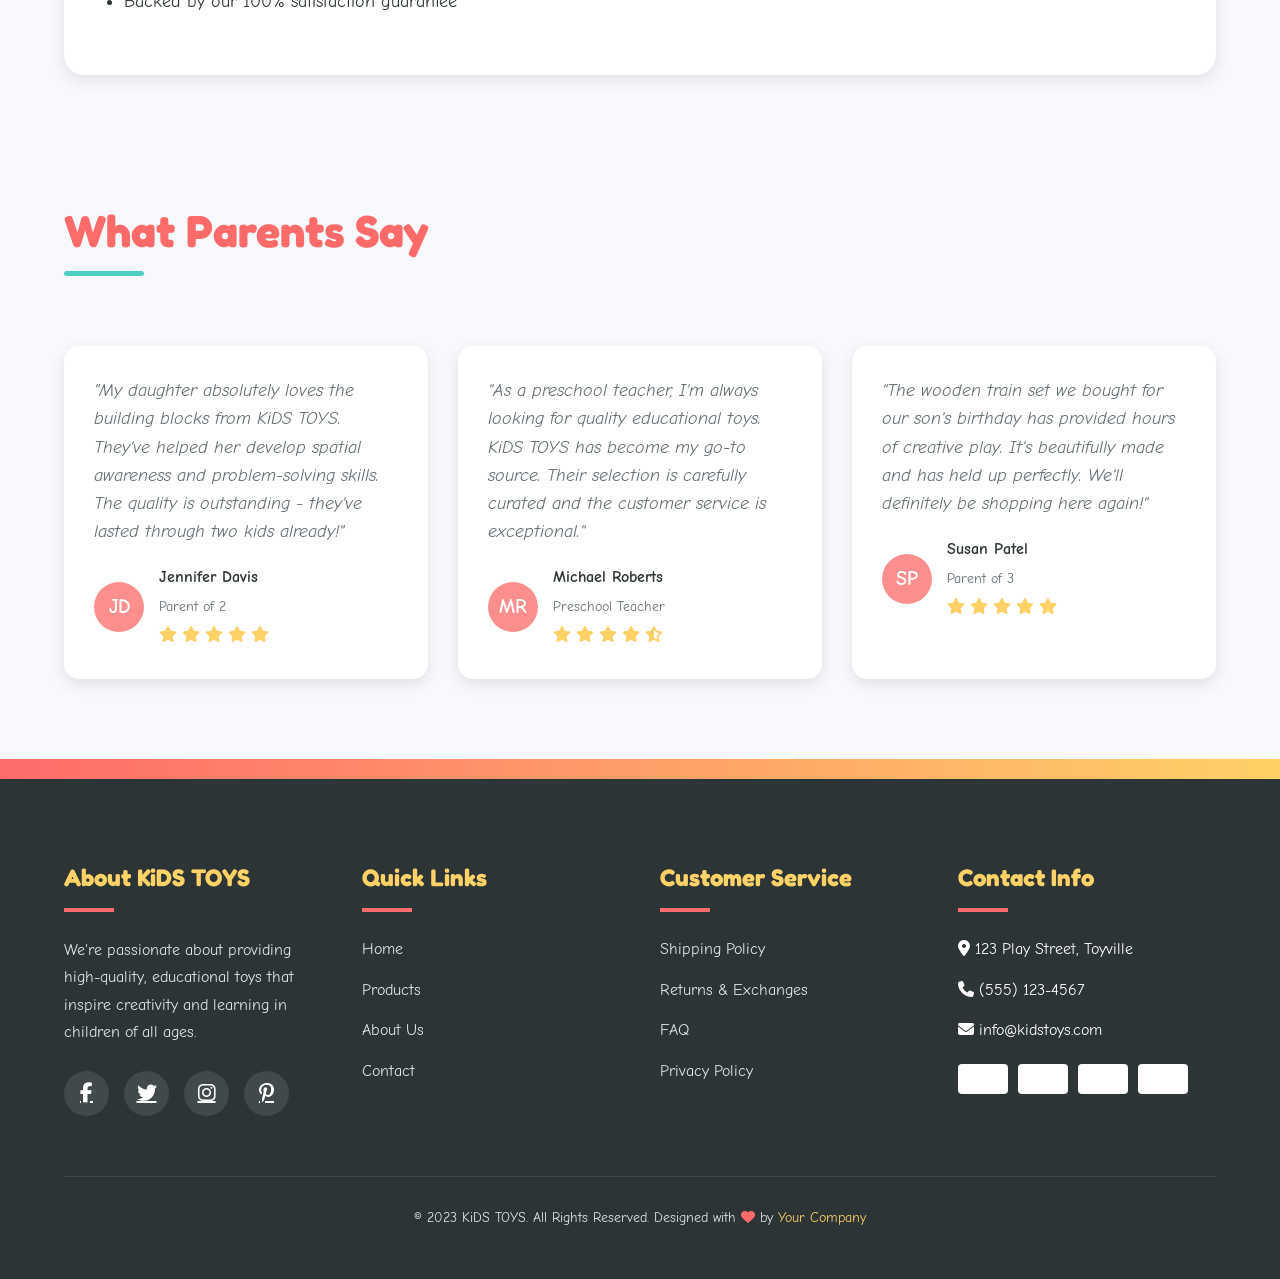
<file: About.html>
<!DOCTYPE html>
<html lang="en">
<head>
    <meta charset="UTF-8">
    <meta name="viewport" content="width=device-width, initial-scale=1.0">
    <title>KIDS TOYS - About Us</title>
    <!-- Font Awesome -->
    <link rel="stylesheet" href="https://cdnjs.cloudflare.com/ajax/libs/font-awesome/6.4.0/css/all.min.css">
    <!-- Google Fonts -->
    <link href="https://fonts.googleapis.com/css2?family=Comic+Neue:wght@400;700&family=Fredoka+One&display=swap" rel="stylesheet">
    <style>
        :root {
            --primary: #FF6B6B; /* Vibrant coral */
            --primary-light: #FF8E8E;
            --primary-dark: #E05555;
            --secondary: #4ECDC4; /* Fresh teal */
            --accent: #FFD166; /* Sunny yellow */
            --dark: #2D3436; /* Dark slate */
            --light: #F7F9FC; /* Light background */
            --white: #FFFFFF;
            --gray: #636E72;
            --light-gray: #DFE6E9;
            --success: #06D6A0; /* Mint green */
            --box-shadow: 0 5px 15px rgba(0, 0, 0, 0.1);
            --transition: all 0.3s ease;
        }
        
        * {
            margin: 0;
            padding: 0;
            box-sizing: border-box;
        }
        
        body {
            font-family: 'Comic Neue', cursive, sans-serif;
            background-color: var(--light);
            color: var(--dark);
            line-height: 1.6;
        }
        
        .container {
            width: 90%;
            max-width: 1200px;
            margin: 0 auto;
            padding: 20px 0;
        }
        
        /* Header Styles */
        header {
            background-color: var(--white);
            padding: 15px 0;
            box-shadow: var(--box-shadow);
            position: sticky;
            top: 0;
            z-index: 100;
        }
        
        .header-content {
            display: flex;
            justify-content: space-between;
            align-items: center;
            flex-wrap: wrap;
        }
        
        .logo {
            font-family: 'Fredoka One', cursive;
            font-size: 32px;
            font-weight: 400;
            color: var(--primary);
            display: flex;
            align-items: center;
            text-shadow: 2px 2px 4px rgba(0, 0, 0, 0.1);
            letter-spacing: 1px;
            text-decoration: none;
        }
        
        .logo i {
            margin-right: 10px;
            color: var(--secondary);
            font-size: 1.5em;
        }
        
        nav ul {
            display: flex;
            list-style: none;
        }
        
        nav ul li {
            margin-left: 25px;
            position: relative;
        }
        
        nav ul li a {
            text-decoration: none;
            color: var(--dark);
            font-size: 16px;
            font-weight: 700;
            transition: var(--transition);
            display: flex;
            align-items: center;
            padding: 5px 0;
            border-bottom: 2px solid transparent;
        }
        
        nav ul li a i {
            margin-right: 5px;
        }
        
        nav ul li a:hover {
            color: var(--primary);
            border-bottom: 2px solid var(--accent);
        }
        
        nav ul li a.active {
            color: var(--primary);
            border-bottom: 2px solid var(--accent);
        }
        
        .cart-info {
            display: flex;
            align-items: center;
            position: relative;
            background-color: var(--light-gray);
            padding: 8px 15px;
            border-radius: 30px;
            transition: var(--transition);
            cursor: pointer;
            text-decoration: none;
        }
        
        .cart-info:hover {
            background-color: var(--primary-light);
            color: var(--white);
        }
        
        .cart-info span {
            margin-left: 10px;
            font-size: 15px;
        }
        
        .cart-count {
            background-color: var(--primary);
            color: var(--white);
            border-radius: 50%;
            width: 22px;
            height: 22px;
            display: flex;
            align-items: center;
            justify-content: center;
            font-size: 12px;
            position: absolute;
            top: -8px;
            right: -8px;
            font-weight: bold;
        }
        
        /* Hero Banner */
        .hero-banner {
            background: linear-gradient(135deg, var(--primary) 0%, var(--accent) 100%);
            color: var(--white);
            padding: 80px 0;
            text-align: center;
            margin-bottom: 40px;
            position: relative;
            overflow: hidden;
        }
        
        .hero-banner::before {
            content: "";
            position: absolute;
            top: 0;
            left: 0;
            right: 0;
            bottom: 0;
            background-image: url('data:image/svg+xml;utf8,<svg xmlns="http://www.w3.org/2000/svg" viewBox="0 0 100 100" preserveAspectRatio="none"><path fill="rgba(255,255,255,0.1)" d="M0,0 L100,0 L100,100 L0,100 Z" /></svg>');
            background-size: 100px 100px;
            opacity: 0.2;
        }
        
        .hero-content {
            max-width: 800px;
            margin: 0 auto;
            position: relative;
            z-index: 1;
        }
        
        .hero-banner h1 {
            font-family: 'Fredoka One', cursive;
            font-size: 3.5rem;
            margin-bottom: 20px;
            text-shadow: 2px 2px 4px rgba(0, 0, 0, 0.2);
            line-height: 1.2;
        }
        
        .hero-banner p {
            font-size: 1.3rem;
            margin-bottom: 30px;
            max-width: 600px;
            margin-left: auto;
            margin-right: auto;
        }
        
        /* Page Content */
        .page-content {
            background-color: var(--white);
            padding: 40px;
            border-radius: 20px;
            box-shadow: var(--box-shadow);
            margin-bottom: 60px;
        }
        
        .page-title {
            font-family: 'Fredoka One', cursive;
            font-size: 2.8rem;
            margin-bottom: 30px;
            color: var(--primary);
            position: relative;
            display: inline-block;
        }
        
        .page-title::after {
            content: '';
            position: absolute;
            bottom: -10px;
            left: 0;
            width: 80px;
            height: 5px;
            background-color: var(--secondary);
            border-radius: 3px;
        }
        
        .page-text h3 {
            font-family: 'Fredoka One', cursive;
            color: var(--secondary);
            margin: 30px 0 15px;
            font-size: 1.8rem;
        }
        
        .page-text p {
            margin-bottom: 20px;
            font-size: 1.1rem;
            line-height: 1.8;
        }
        
        .page-text ul {
            margin-bottom: 20px;
            padding-left: 20px;
        }
        
        .page-text li {
            margin-bottom: 10px;
            font-size: 1.1rem;
        }
        
        /* Testimonials */
        .testimonials {
            padding: 60px 0;
        }
        
        .testimonial-grid {
            display: grid;
            grid-template-columns: repeat(auto-fit, minmax(300px, 1fr));
            gap: 30px;
            margin-top: 50px;
        }
        
        .testimonial-card {
            background-color: var(--white);
            padding: 30px;
            border-radius: 15px;
            box-shadow: var(--box-shadow);
            position: relative;
            transition: var(--transition);
        }
        
        .testimonial-card:hover {
            transform: translateY(-5px);
            box-shadow: 0 10px 25px rgba(0, 0, 0, 0.15);
        }
        
        .testimonial-card::before {
            content: "";
            position: absolute;
            top: 20px;
            left: 20px;
            font-size: 60px;
            color: var(--primary-light);
            opacity: 0.3;
            font-family: serif;
            line-height: 1;
        }
        
        .testimonial-text {
            font-size: 1.1rem;
            margin-bottom: 20px;
            font-style: italic;
            color: var(--gray);
        }
        
        .testimonial-author {
            display: flex;
            align-items: center;
        }
        
        .author-avatar {
            width: 50px;
            height: 50px;
            border-radius: 50%;
            background-color: var(--primary-light);
            display: flex;
            align-items: center;
            justify-content: center;
            color: var(--white);
            font-weight: bold;
            margin-right: 15px;
            font-size: 20px;
        }
        
        .author-info h4 {
            font-weight: 700;
            margin-bottom: 5px;
        }
        
        .author-info p {
            color: var(--gray);
            font-size: 14px;
        }
        
        .testimonial-rating {
            color: var(--accent);
            margin-top: 5px;
        }
        
        /* Footer */
        footer {
            background-color: var(--dark);
            color: var(--white);
            padding: 80px 0 30px;
            position: relative;
        }
        
        footer::before {
            content: "";
            position: absolute;
            top: 0;
            left: 0;
            right: 0;
            height: 20px;
            background: linear-gradient(to right, var(--primary), var(--accent));
        }
        
        .footer-content {
            display: grid;
            grid-template-columns: repeat(auto-fit, minmax(200px, 1fr));
            gap: 40px;
            margin-bottom: 60px;
        }
        
        .footer-column h3 {
            font-size: 1.5rem;
            margin-bottom: 25px;
            position: relative;
            padding-bottom: 15px;
            color: var(--accent);
            font-family: 'Fredoka One', cursive;
        }
        
        .footer-column h3::after {
            content: '';
            position: absolute;
            bottom: 0;
            left: 0;
            width: 50px;
            height: 4px;
            background-color: var(--primary);
        }
        
        .footer-column ul {
            list-style: none;
        }
        
        .footer-column ul li {
            margin-bottom: 15px;
        }
        
        .footer-column ul li a {
            color: var(--light-gray);
            text-decoration: none;
            transition: var(--transition);
            display: inline-block;
        }
        
        .footer-column ul li a:hover {
            color: var(--accent);
            transform: translateX(5px);
        }
        
        .footer-about p {
            color: var(--light-gray);
            margin-bottom: 20px;
            line-height: 1.7;
        }
        
        .social-links {
            display: flex;
            gap: 15px;
            margin-top: 25px;
        }
        
        .social-links a {
            color: var(--white);
            background-color: rgba(255, 255, 255, 0.1);
            width: 45px;
            height: 45px;
            border-radius: 50%;
            display: flex;
            align-items: center;
            justify-content: center;
            transition: var(--transition);
            font-size: 20px;
        }
        
        .social-links a:hover {
            background-color: var(--primary);
            transform: translateY(-5px) scale(1.1);
        }
        
        .payment-methods {
            display: flex;
            gap: 10px;
            margin-top: 20px;
            flex-wrap: wrap;
        }
        
        .payment-method {
            width: 50px;
            height: 30px;
            background-color: var(--white);
            border-radius: 4px;
            display: flex;
            align-items: center;
            justify-content: center;
            font-size: 20px;
        }
        
        .footer-bottom {
            text-align: center;
            padding-top: 30px;
            border-top: 1px solid rgba(255, 255, 255, 0.1);
            color: var(--light-gray);
            font-size: 14px;
        }
        
        .footer-bottom a {
            color: var(--accent);
            text-decoration: none;
        }
        
        /* Modal */
        .modal {
            display: none;
            position: fixed;
            top: 0;
            left: 0;
            width: 100%;
            height: 100%;
            background-color: rgba(0, 0, 0, 0.7);
            z-index: 1000;
            overflow-y: auto;
        }
        
        .modal-content {
            background-color: var(--white);
            margin: 5% auto;
            width: 80%;
            max-width: 800px;
            border-radius: 20px;
            box-shadow: 0 5px 30px rgba(0, 0, 0, 0.3);
            animation: modalFadeIn 0.3s ease;
            overflow: hidden;
        }
        
        @keyframes modalFadeIn {
            from {
                opacity: 0;
                transform: translateY(-50px);
            }
            to {
                opacity: 1;
                transform: translateY(0);
            }
        }
        
        .modal-header {
            display: flex;
            justify-content: space-between;
            align-items: center;
            padding: 25px;
            border-bottom: 1px solid var(--light-gray);
            background-color: var(--primary);
            color: var(--white);
        }
        
        .modal-header h2 {
            color: var(--white);
            font-family: 'Fredoka One', cursive;
            font-size: 1.8rem;
        }
        
        .close-modal {
            font-size: 1.8rem;
            cursor: pointer;
            transition: var(--transition);
        }
        
        .close-modal:hover {
            color: var(--accent);
            transform: rotate(90deg);
        }
        
        .modal-body {
            padding: 25px;
        }
        
        .cart-items {
            margin-bottom: 30px;
            max-height: 400px;
            overflow-y: auto;
            padding-right: 10px;
        }
        
        .cart-item {
            display: flex;
            justify-content: space-between;
            align-items: center;
            padding: 20px 0;
            border-bottom: 1px solid var(--light-gray);
        }
        
        .cart-item-info {
            display: flex;
            align-items: center;
            flex: 1;
        }
        
        .cart-item-img {
            width: 70px;
            height: 70px;
            background-color: var(--light-gray);
            margin-right: 20px;
            border-radius: 10px;
            display: flex;
            align-items: center;
            justify-content: center;
            font-size: 30px;
        }
        
        .cart-item-details h4 {
            margin-bottom: 5px;
            font-size: 1.1rem;
        }
        
        .cart-item-price {
            color: var(--primary);
            font-weight: 600;
        }
        
        .cart-item-quantity {
            display: flex;
            align-items: center;
            margin: 0 20px;
        }
        
        .quantity-btn {
            width: 30px;
            height: 30px;
            background-color: var(--light-gray);
            border: none;
            border-radius: 5px;
            cursor: pointer;
            display: flex;
            align-items: center;
            justify-content: center;
            font-weight: bold;
            transition: var(--transition);
        }
        
        .quantity-btn:hover {
            background-color: var(--primary);
            color: var(--white);
        }
        
        .quantity-input {
            width: 50px;
            text-align: center;
            margin: 0 10px;
            padding: 5px;
            border: 1px solid var(--light-gray);
            border-radius: 5px;
        }
        
        .remove-item {
            color: var(--gray);
            cursor: pointer;
            transition: var(--transition);
            font-size: 1.2rem;
            width: 40px;
            height: 40px;
            display: flex;
            align-items: center;
            justify-content: center;
            border-radius: 50%;
        }
        
        .remove-item:hover {
            color: var(--primary);
            background-color: var(--light-gray);
        }
        
        .cart-summary {
            background-color: var(--light);
            padding: 25px;
            border-radius: 15px;
        }
        
        .cart-total {
            display: flex;
            justify-content: space-between;
            margin-bottom: 25px;
            font-size: 1.3rem;
            font-weight: 700;
        }
        
        .cart-actions {
            display: flex;
            justify-content: space-between;
            gap: 15px;
        }
        
        .btn {
            display: inline-block;
            background-color: var(--white);
            color: var(--primary);
            padding: 15px 25px;
            border: none;
            border-radius: 50px;
            cursor: pointer;
            font-size: 16px;
            font-weight: 700;
            transition: var(--transition);
            text-decoration: none;
            box-shadow: var(--box-shadow);
            text-align: center;
        }
        
        .btn-primary {
            background-color: var(--accent);
            color: var(--dark);
        }
        
        .btn:hover {
            transform: translateY(-3px);
            box-shadow: 0 8px 20px rgba(0, 0, 0, 0.2);
        }
        
        .empty-cart-message {
            text-align: center;
            padding: 40px;
            color: var(--gray);
            font-size: 1.2rem;
        }
        
        /* Notification */
        .notification {
            position: fixed;
            bottom: 30px;
            right: 30px;
            background-color: var(--success);
            color: var(--white);
            padding: 15px 25px;
            border-radius: 10px;
            box-shadow: 0 5px 15px rgba(0, 0, 0, 0.2);
            z-index: 1000;
            display: flex;
            align-items: center;
            animation: slideIn 0.3s ease;
            max-width: 350px;
        }
        
        @keyframes slideIn {
            from {
                opacity: 0;
                transform: translateX(100%);
            }
            to {
                opacity: 1;
                transform: translateX(0);
            }
        }
        
        @keyframes slideOut {
            from {
                opacity: 1;
                transform: translateX(0);
            }
            to {
                opacity: 0;
                transform: translateX(100%);
            }
        }
        
        .notification i {
            margin-right: 10px;
            font-size: 1.5rem;
        }
        
        /* Responsive Styles */
        @media (max-width: 1200px) {
            .hero-banner h1 {
                font-size: 3rem;
            }
        }
        
        @media (max-width: 992px) {
            .hero-banner h1 {
                font-size: 2.5rem;
            }
            
            .page-title {
                font-size: 2.3rem;
            }
            
            nav ul li {
                margin-left: 15px;
            }
        }
        
        @media (max-width: 768px) {
            .header-content {
                flex-direction: column;
            }
            
            .logo {
                margin-bottom: 15px;
            }
            
            nav ul {
                margin-bottom: 15px;
                flex-wrap: wrap;
                justify-content: center;
            }
            
            nav ul li {
                margin: 5px 10px;
            }
            
            .hero-banner {
                padding: 60px 0;
            }
            
            .hero-banner h1 {
                font-size: 2.2rem;
            }
            
            .hero-banner p {
                font-size: 1.1rem;
            }
            
            .page-content {
                padding: 30px 20px;
            }
            
            .page-title {
                font-size: 2rem;
            }
            
            .modal-content {
                width: 90%;
            }
        }
        
        @media (max-width: 576px) {
            .testimonial-grid {
                grid-template-columns: 1fr;
            }
            
            .footer-content {
                grid-template-columns: 1fr;
                text-align: center;
            }
            
            .footer-column h3::after {
                left: 50%;
                transform: translateX(-50%);
            }
            
            .social-links {
                justify-content: center;
            }
            
            .cart-item {
                flex-direction: column;
                align-items: flex-start;
            }
            
            .cart-item-quantity {
                margin: 15px 0;
                width: 100%;
                justify-content: center;
            }
            
            .remove-item {
                align-self: flex-end;
            }
            
            .cart-actions {
                flex-direction: column;
            }
            
            .hero-banner h1 {
                font-size: 1.8rem;
            }
            
            .page-title {
                font-size: 1.8rem;
            }
        }
    </style>
</head>
<body>
    <header>
        <div class="container header-content">
            <div class="logo">
                <i class="fas fa-child"></i> KIDS TOYS
            </div>
            <nav>
                <ul>
                    <li><a href="Home.html"><i class="fas fa-home"></i> Home</a></li>
                    <li><a href="Products.html"><i class="fas fa-box-open"></i> Products</a></li>
                    <li><a href="Featured.html"><i class="fas fa-star"></i> Featured</a></li>
                    <li><a href="About.html"><i class="fas fa-info-circle"></i> About</a></li>
                    <li><a href="FAQ.html"><i class="fas fa-question-circle"></i> FAQ</a></li>
                    <li><a href="Cart.html"><i class="fas fa-cc-visa"></i>Payment</a></li>
                    <li><a href="Contact.html"><i class="fas fa-envelope"></i> Contact</a></li>
                    <li><a href="User-profile.html"><i class="fas fa-user"></i> User Profile</a></li>
                </ul>
            </nav>
            <div class="cart-info" id="cart-toggle">
                <i class="fas fa-shopping-cart"></i>
                <span>cart</span>
                <span class="cart-count" id="cart-count">0</span>
            </div>
        </div>
    </header>
    
    <main>
        <section class="hero-banner">
            <div class="container hero-content">
                <h1>Our Story</h1>
                <p>Learn about our passion for quality toys and child development</p>
            </div>
        </section>
        
        <div class="container">
            <section class="page-content">
                <h2 class="page-title">About Kids Toys</h2>
                <div class="page-text">
                    <p>Welcome to KiDS TOYS, where imagination comes to life! Founded in 2010, we've been dedicated to providing high-quality, safe, and educational toys that inspire creativity and learning in children of all ages.</p>
                    
                    <p>Our journey began when our founder, Sarah Johnson, couldn't find toys that were both fun and educational for her own children. Frustrated with the lack of options, she decided to create a toy store that would focus on products that help children develop important skills while having fun.</p>
                    
                    <h3>Our Mission</h3>
                    <p>At KiDS TOYS, we believe that play is the most important work of childhood. Our mission is to:</p>
                    <ul>
                        <li>Provide toys that stimulate imagination and creativity</li>
                        <li>Offer products that support cognitive and physical development</li>
                        <li>Ensure all our toys meet the highest safety standards</li>
                        <li>Promote sustainable and eco-friendly toy options</li>
                        <li>Make playtime both fun and educational</li>
                    </ul>
                    
                    <h3>Our Team</h3>
                    <p>We're a team of parents, educators, and toy enthusiasts who carefully select every product in our store. Each toy is tested by children (and sometimes by our team members who are kids at heart!) to ensure it meets our high standards for quality, durability, and fun.</p>
                    
                    <h3>Quality Promise</h3>
                    <p>Every toy in our store is:</p>
                    <ul>
                        <li>Made from non-toxic, child-safe materials</li>
                        <li>Tested for durability and safety</li>
                        <li>Selected for its educational or developmental value</li>
                        <li>Backed by our 100% satisfaction guarantee</li>
                    </ul>
                </div>
            </section>
            
            <section class="testimonials">
                <h2 class="page-title">What Parents Say</h2>
                <div class="testimonial-grid">
                    <div class="testimonial-card">
                        <div class="testimonial-text">
                            "My daughter absolutely loves the building blocks from KiDS TOYS. They've helped her develop spatial awareness and problem-solving skills. The quality is outstanding - they've lasted through two kids already!"
                        </div>
                        <div class="testimonial-author">
                            <div class="author-avatar">JD</div>
                            <div class="author-info">
                                <h4>Jennifer Davis</h4>
                                <p>Parent of 2</p>
                                <div class="testimonial-rating">
                                    <i class="fas fa-star"></i>
                                    <i class="fas fa-star"></i>
                                    <i class="fas fa-star"></i>
                                    <i class="fas fa-star"></i>
                                    <i class="fas fa-star"></i>
                                </div>
                            </div>
                        </div>
                    </div>
                    
                    <div class="testimonial-card">
                        <div class="testimonial-text">
                            "As a preschool teacher, I'm always looking for quality educational toys. KiDS TOYS has become my go-to source. Their selection is carefully curated and the customer service is exceptional."
                        </div>
                        <div class="testimonial-author">
                            <div class="author-avatar">MR</div>
                            <div class="author-info">
                                <h4>Michael Roberts</h4>
                                <p>Preschool Teacher</p>
                                <div class="testimonial-rating">
                                    <i class="fas fa-star"></i>
                                    <i class="fas fa-star"></i>
                                    <i class="fas fa-star"></i>
                                    <i class="fas fa-star"></i>
                                    <i class="fas fa-star-half-alt"></i>
                                </div>
                            </div>
                        </div>
                    </div>
                    
                    <div class="testimonial-card">
                        <div class="testimonial-text">
                            "The wooden train set we bought for our son's birthday has provided hours of creative play. It's beautifully made and has held up perfectly. We'll definitely be shopping here again!"
                        </div>
                        <div class="testimonial-author">
                            <div class="author-avatar">SP</div>
                            <div class="author-info">
                                <h4>Susan Patel</h4>
                                <p>Parent of 3</p>
                                <div class="testimonial-rating">
                                    <i class="fas fa-star"></i>
                                    <i class="fas fa-star"></i>
                                    <i class="fas fa-star"></i>
                                    <i class="fas fa-star"></i>
                                    <i class="fas fa-star"></i>
                                </div>
                            </div>
                        </div>
                    </div>
                </div>
            </section>
        </div>
    </main>
    
    <footer>
        <div class="container">
            <div class="footer-content">
                <div class="footer-column footer-about">
                    <h3>About KiDS TOYS</h3>
                    <p>We're passionate about providing high-quality, educational toys that inspire creativity and learning in children of all ages.</p>
                    <div class="social-links">
                        <a href="#"><i class="fab fa-facebook-f"></i></a>
                        <a href="#"><i class="fab fa-twitter"></i></a>
                        <a href="#"><i class="fab fa-instagram"></i></a>
                        <a href="#"><i class="fab fa-pinterest-p"></i></a>
                    </div>
                </div>
                
                <div class="footer-column">
                    <h3>Quick Links</h3>
                    <ul>
                        <li><a href="index.html">Home</a></li>
                        <li><a href="products.html">Products</a></li>
                        <li><a href="about.html">About Us</a></li>
                        <li><a href="contact.html">Contact</a></li>
                    </ul>
                </div>
                
                <div class="footer-column">
                    <h3>Customer Service</h3>
                    <ul>
                        <li><a href="#">Shipping Policy</a></li>
                        <li><a href="#">Returns & Exchanges</a></li>
                        <li><a href="#">FAQ</a></li>
                        <li><a href="#">Privacy Policy</a></li>
                    </ul>
                </div>
                
                <div class="footer-column">
                    <h3>Contact Info</h3>
                    <ul>
                        <li><i class="fas fa-map-marker-alt"></i> 123 Play Street, Toyville</li>
                        <li><i class="fas fa-phone"></i> (555) 123-4567</li>
                        <li><i class="fas fa-envelope"></i> info@kidstoys.com</li>
                    </ul>
                    <div class="payment-methods">
                        <div class="payment-method"><i class="fab fa-cc-visa"></i></div>
                        <div class="payment-method"><i class="fab fa-cc-mastercard"></i></div>
                        <div class="payment-method"><i class="fab fa-cc-paypal"></i></div>
                        <div class="payment-method"><i class="fab fa-cc-apple-pay"></i></div>
                    </div>
                </div>
            </div>
            
            <div class="footer-bottom">
                <p>&copy; 2023 KiDS TOYS. All Rights Reserved. Designed with <i class="fas fa-heart" style="color: var(--primary);"></i> by <a href="#">Your Company</a></p>
            </div>
        </div>
    </footer>
    
    <!-- Cart Modal -->
    <div id="cart-modal" class="modal">
        <div class="modal-content">
            <div class="modal-header">
                <h2>Your Shopping Cart</h2>
                <span class="close-modal">&times;</span>
            </div>
            <div class="modal-body">
                <div id="cart-items" class="cart-items">
                    <p class="empty-cart-message">Your cart is empty. Start adding some toys!</p>
                </div>
                <div class="cart-summary">
                    <div class="cart-total">
                        <span>Total:</span>
                        <span id="modal-cart-total">$0.00</span>
                    </div>
                    <div class="cart-actions">
                        <a href="#" class="btn" id="continue-shopping">Continue Shopping</a>
                        <a href="#" class="btn btn-primary" id="checkout-btn">Checkout</a>
                    </div>
                </div>
            </div>
        </div>
    </div>
    
    <script src="assets/js/site-features.js"></script>
    <script>
        document.addEventListener('DOMContentLoaded', function() {
            // Cart functionality
            const cart = {
                items: [],
                total: 0,
                count: 0,
                
                addItem: function(product) {
                    const existingItem = this.items.find(item => item.id === product.id);
                    
                    if (existingItem) {
                        existingItem.quantity += 1;
                    } else {
                        this.items.push({
                            id: product.id,
                            name: product.name,
                            price: product.price,
                            image: product.image,
                            color: product.color,
                            quantity: 1
                        });
                    }
                    
                    this.total += product.price;
                    this.count += 1;
                    this.save();
                    this.updateDisplay();
                    this.showNotification(`${product.name} added to cart!`);
                },
                
                removeItem: function(id) {
                    const itemIndex = this.items.findIndex(item => item.id === id);
                    if (itemIndex !== -1) {
                        const item = this.items[itemIndex];
                        this.total -= item.price * item.quantity;
                        this.count -= item.quantity;
                        this.items.splice(itemIndex, 1);
                        this.save();
                        this.updateDisplay();
                        this.showNotification(`${item.name} removed from cart`);
                    }
                },
                
                updateQuantity: function(id, newQuantity) {
                    const item = this.items.find(item => item.id === id);
                    if (item && newQuantity > 0) {
                        this.total -= item.price * item.quantity;
                        this.count -= item.quantity;
                        
                        item.quantity = newQuantity;
                        
                        this.total += item.price * item.quantity;
                        this.count += item.quantity;
                        this.save();
                        this.updateDisplay();
                    } else if (item && newQuantity <= 0) {
                        this.removeItem(id);
                    }
                },
                
                save: function() {
                    localStorage.setItem('cart', JSON.stringify({
                        items: this.items,
                        total: this.total,
                        count: this.count
                    }));
                },
                
                load: function() {
                    const savedCart = localStorage.getItem('cart');
                    if (savedCart) {
                        const cartData = JSON.parse(savedCart);
                        this.items = cartData.items || [];
                        this.total = cartData.total || 0;
                        this.count = cartData.count || 0;
                        this.updateDisplay();
                    }
                },
                
                updateDisplay: function() {
                    document.getElementById('cart-total').textContent = `$${this.total.toFixed(0)}`;
                    document.getElementById('cart-count').textContent = this.count;
                    document.getElementById('modal-cart-total').textContent = `$${this.total.toFixed(0)}`;
                    
                    // Update modal cart items
                    const cartItemsContainer = document.getElementById('cart-items');
                    if (this.items.length === 0) {
                        cartItemsContainer.innerHTML = '<p class="empty-cart-message">Your cart is empty. Start adding some toys!</p>';
                    } else {
                        cartItemsContainer.innerHTML = this.items.map(item => `
                            <div class="cart-item" data-id="${item.id}">
                                <div class="cart-item-info">
                                    <div class="cart-item-img" style="background-color: ${item.color}20; color: ${item.color}">
                                        ${item.image}
                                    </div>
                                    <div class="cart-item-details">
                                        <h4>${item.name}</h4>
                                        <div class="cart-item-price">$${item.price.toFixed(0)}</div>
                                    </div>
                                </div>
                                <div class="cart-item-quantity">
                                    <button class="quantity-btn minus">-</button>
                                    <input type="number" class="quantity-input" value="${item.quantity}" min="1">
                                    <button class="quantity-btn plus">+</button>
                                </div>
                                <div class="remove-item"><i class="fas fa-trash"></i></div>
                            </div>
                        `).join('');
                        
                        // Add event listeners to quantity buttons
                        document.querySelectorAll('.quantity-btn.minus').forEach(button => {
                            button.addEventListener('click', function() {
                                const itemId = parseInt(this.closest('.cart-item').getAttribute('data-id'));
                                const input = this.nextElementSibling;
                                const newQuantity = parseInt(input.value) - 1;
                                input.value = newQuantity;
                                cart.updateQuantity(itemId, newQuantity);
                            });
                        });
                        
                        document.querySelectorAll('.quantity-btn.plus').forEach(button => {
                            button.addEventListener('click', function() {
                                const itemId = parseInt(this.closest('.cart-item').getAttribute('data-id'));
                                const input = this.previousElementSibling;
                                const newQuantity = parseInt(input.value) + 1;
                                input.value = newQuantity;
                                cart.updateQuantity(itemId, newQuantity);
                            });
                        });
                        
                        document.querySelectorAll('.quantity-input').forEach(input => {
                            input.addEventListener('change', function() {
                                const itemId = parseInt(this.closest('.cart-item').getAttribute('data-id'));
                                const newQuantity = parseInt(this.value);
                                cart.updateQuantity(itemId, newQuantity);
                            });
                        });
                        
                        document.querySelectorAll('.remove-item').forEach(button => {
                            button.addEventListener('click', function() {
                                const itemId = parseInt(this.closest('.cart-item').getAttribute('data-id'));
                                cart.removeItem(itemId);
                            });
                        });
                    }
                },
                
                showNotification: function(message) {
                    const notification = document.createElement('div');
                    notification.className = 'notification';
                    notification.innerHTML = `
                        <i class="fas fa-check-circle"></i>
                        <span>${message}</span>
                    `;
                    
                    document.body.appendChild(notification);
                    
                    setTimeout(() => {
                        notification.style.animation = 'slideOut 0.3s ease';
                        setTimeout(() => {
                            document.body.removeChild(notification);
                        }, 300);
                    }, 3000);
                },
                
                clear: function() {
                    this.items = [];
                    this.total = 0;
                    this.count = 0;
                    this.save();
                    this.updateDisplay();
                }
            };
            
            // Modal functionality
            const modal = document.getElementById('cart-modal');
            const cartToggle = document.getElementById('cart-toggle');
            const closeModal = document.querySelector('.close-modal');
            const continueShopping = document.getElementById('continue-shopping');
            const checkoutBtn = document.getElementById('checkout-btn');
            
            cartToggle.addEventListener('click', function(e) {
                e.preventDefault();
                modal.style.display = 'block';
                document.body.style.overflow = 'hidden';
            });
            
            closeModal.addEventListener('click', function() {
                modal.style.display = 'none';
                document.body.style.overflow = 'auto';
            });
            
            continueShopping.addEventListener('click', function(e) {
                e.preventDefault();
                modal.style.display = 'none';
                document.body.style.overflow = 'auto';
            });
            
            checkoutBtn.addEventListener('click', function(e) {
                e.preventDefault();
                cart.showNotification(`Proceeding to checkout with $${cart.total.toFixed(0)} total`);
                setTimeout(() => {
                    modal.style.display = 'none';
                    document.body.style.overflow = 'auto';
                }, 1000);
            });
            
            window.addEventListener('click', function(event) {
                if (event.target === modal) {
                    modal.style.display = 'none';
                    document.body.style.overflow = 'auto';
                }
            });
            
            // Initialize cart
            cart.load();
        });
    </script>
</body>
</html>
</file>
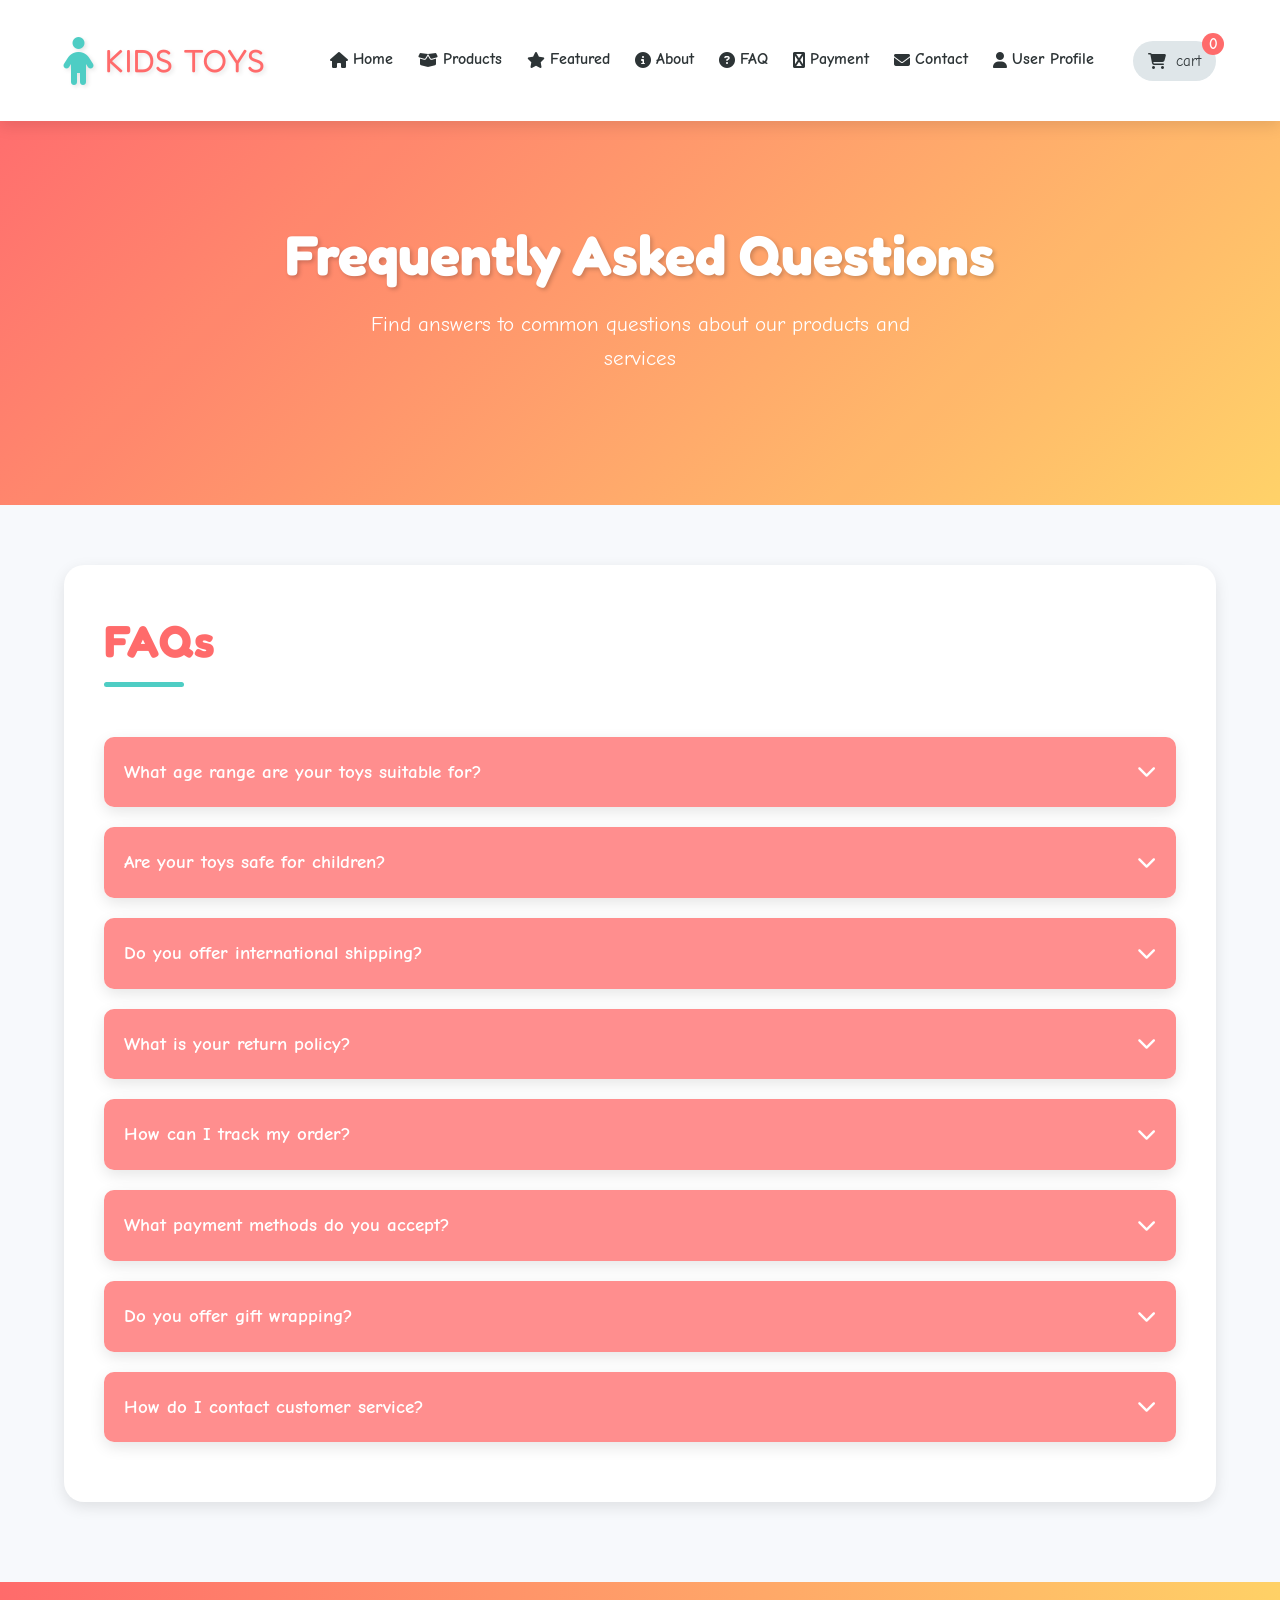
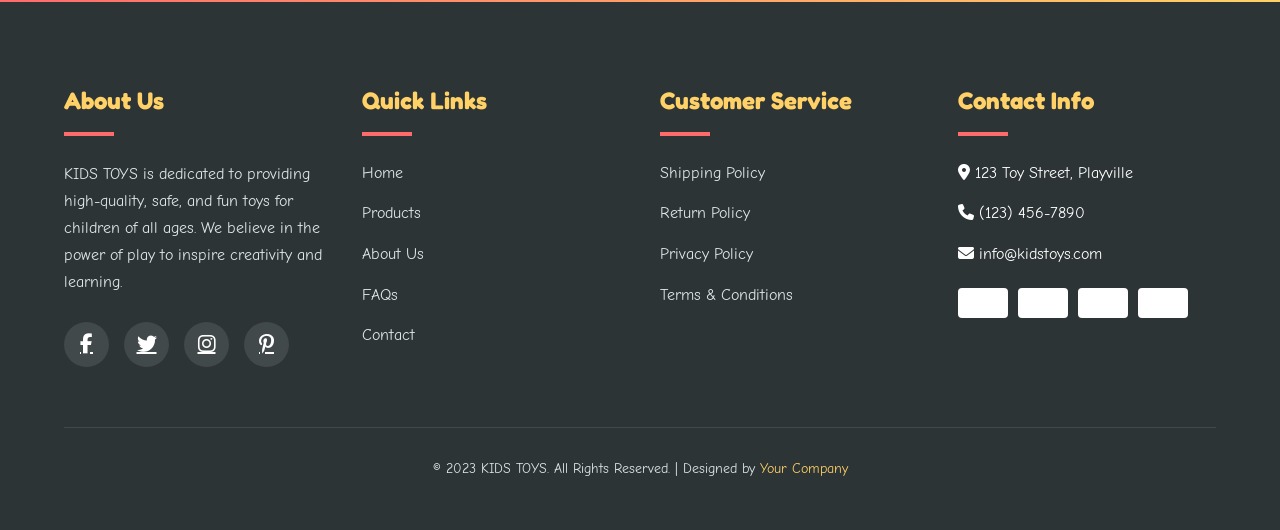
<file: FAQ.html>
<!DOCTYPE html>
<html lang="en">
<head>
    <meta charset="UTF-8">
    <meta name="viewport" content="width=device-width, initial-scale=1.0">
    <title>KIDS TOYS - FAQs</title>
    <!-- Font Awesome -->
    <link rel="stylesheet" href="https://cdnjs.cloudflare.com/ajax/libs/font-awesome/6.4.0/css/all.min.css">
    <!-- Google Fonts -->
    <link href="https://fonts.googleapis.com/css2?family=Comic+Neue:wght@400;700&family=Fredoka+One&display=swap" rel="stylesheet">
    <style>
        :root {
            --primary: #FF6B6B; /* Vibrant coral */
            --primary-light: #FF8E8E;
            --primary-dark: #E05555;
            --secondary: #4ECDC4; /* Fresh teal */
            --accent: #FFD166; /* Sunny yellow */
            --dark: #2D3436; /* Dark slate */
            --light: #F7F9FC; /* Light background */
            --white: #FFFFFF;
            --gray: #636E72;
            --light-gray: #DFE6E9;
            --success: #06D6A0; /* Mint green */
            --box-shadow: 0 5px 15px rgba(0, 0, 0, 0.1);
            --transition: all 0.3s ease;
        }
        
        * {
            margin: 0;
            padding: 0;
            box-sizing: border-box;
        }
        
        body {
            font-family: 'Comic Neue', cursive, sans-serif;
            background-color: var(--light);
            color: var(--dark);
            line-height: 1.6;
        }
        
        .container {
            width: 90%;
            max-width: 1200px;
            margin: 0 auto;
            padding: 20px 0;
        }
        
        /* Header Styles */
        header {
            background-color: var(--white);
            padding: 15px 0;
            box-shadow: var(--box-shadow);
            position: sticky;
            top: 0;
            z-index: 100;
        }
        
        .header-content {
            display: flex;
            justify-content: space-between;
            align-items: center;
            flex-wrap: wrap;
        }
        
        .logo {
            font-family: 'Fredoka One', cursive;
            font-size: 32px;
            font-weight: 400;
            color: var(--primary);
            display: flex;
            align-items: center;
            text-shadow: 2px 2px 4px rgba(0, 0, 0, 0.1);
            letter-spacing: 1px;
            text-decoration: none;
        }
        
        .logo i {
            margin-right: 10px;
            color: var(--secondary);
            font-size: 1.5em;
        }
        
        nav ul {
            display: flex;
            list-style: none;
        }
        
        nav ul li {
            margin-left: 25px;
            position: relative;
        }
        
        nav ul li a {
            text-decoration: none;
            color: var(--dark);
            font-size: 16px;
            font-weight: 700;
            transition: var(--transition);
            display: flex;
            align-items: center;
            padding: 5px 0;
            border-bottom: 2px solid transparent;
        }
        
        nav ul li a i {
            margin-right: 5px;
        }
        
        nav ul li a:hover {
            color: var(--primary);
            border-bottom: 2px solid var(--accent);
        }
        
        nav ul li a.active {
            color: var(--primary);
            border-bottom: 2px solid var(--accent);
        }
        
        .cart-info {
            display: flex;
            align-items: center;
            position: relative;
            background-color: var(--light-gray);
            padding: 8px 15px;
            border-radius: 30px;
            transition: var(--transition);
            cursor: pointer;
            text-decoration: none;
        }
        
        .cart-info:hover {
            background-color: var(--primary-light);
            color: var(--white);
        }
        
        .cart-info span {
            margin-left: 10px;
            font-size: 15px;
        }
        
        .cart-count {
            background-color: var(--primary);
            color: var(--white);
            border-radius: 50%;
            width: 22px;
            height: 22px;
            display: flex;
            align-items: center;
            justify-content: center;
            font-size: 12px;
            position: absolute;
            top: -8px;
            right: -8px;
            font-weight: bold;
        }
        
        /* Hero Banner */
        .hero-banner {
            background: linear-gradient(135deg, var(--primary) 0%, var(--accent) 100%);
            color: var(--white);
            padding: 80px 0;
            text-align: center;
            margin-bottom: 40px;
            position: relative;
            overflow: hidden;
        }
        
        .hero-banner::before {
            content: "";
            position: absolute;
            top: 0;
            left: 0;
            right: 0;
            bottom: 0;
            background-image: url('data:image/svg+xml;utf8,<svg xmlns="http://www.w3.org/2000/svg" viewBox="0 0 100 100" preserveAspectRatio="none"><path fill="rgba(255,255,255,0.1)" d="M0,0 L100,0 L100,100 L0,100 Z" /></svg>');
            background-size: 100px 100px;
            opacity: 0.2;
        }
        
        .hero-content {
            max-width: 800px;
            margin: 0 auto;
            position: relative;
            z-index: 1;
        }
        
        .hero-banner h1 {
            font-family: 'Fredoka One', cursive;
            font-size: 3.5rem;
            margin-bottom: 20px;
            text-shadow: 2px 2px 4px rgba(0, 0, 0, 0.2);
            line-height: 1.2;
        }
        
        .hero-banner p {
            font-size: 1.3rem;
            margin-bottom: 30px;
            max-width: 600px;
            margin-left: auto;
            margin-right: auto;
        }
        
        /* Page Content */
        .page-content {
            background-color: var(--white);
            padding: 40px;
            border-radius: 20px;
            box-shadow: var(--box-shadow);
            margin-bottom: 60px;
        }
        
        .page-title {
            font-family: 'Fredoka One', cursive;
            font-size: 2.8rem;
            margin-bottom: 30px;
            color: var(--primary);
            position: relative;
            display: inline-block;
        }
        
        .page-title::after {
            content: '';
            position: absolute;
            bottom: -10px;
            left: 0;
            width: 80px;
            height: 5px;
            background-color: var(--secondary);
            border-radius: 3px;
        }
        
        /* FAQ Styles */
        .faq-container {
            margin-top: 30px;
        }
        
        .faq-item {
            margin-bottom: 20px;
            border-radius: 10px;
            overflow: hidden;
            box-shadow: var(--box-shadow);
            transition: var(--transition);
        }
        
        .faq-item:hover {
            box-shadow: 0 8px 25px rgba(0, 0, 0, 0.15);
        }
        
        .faq-question {
            background-color: var(--primary-light);
            color: var(--white);
            padding: 20px;
            cursor: pointer;
            display: flex;
            justify-content: space-between;
            align-items: center;
            font-weight: 700;
            font-size: 1.2rem;
            transition: var(--transition);
        }
        
        .faq-question:hover {
            background-color: var(--primary);
        }
        
        .faq-question i {
            transition: var(--transition);
        }
        
        .faq-answer {
            background-color: var(--white);
            padding: 0 20px;
            max-height: 0;
            overflow: hidden;
            transition: var(--transition);
        }
        
        .faq-answer-content {
            padding: 20px 0;
            line-height: 1.7;
        }
        
        .faq-item.active .faq-question {
            background-color: var(--primary);
        }
        
        .faq-item.active .faq-question i {
            transform: rotate(180deg);
        }
        
        .faq-item.active .faq-answer {
            max-height: 500px;
            padding: 0 20px;
        }
        
        /* Testimonials */
        .testimonials {
            padding: 60px 0;
        }
        
        .testimonial-grid {
            display: grid;
            grid-template-columns: repeat(auto-fit, minmax(300px, 1fr));
            gap: 30px;
            margin-top: 50px;
        }
        
        .testimonial-card {
            background-color: var(--white);
            padding: 30px;
            border-radius: 15px;
            box-shadow: var(--box-shadow);
            position: relative;
            transition: var(--transition);
        }
        
        .testimonial-card:hover {
            transform: translateY(-5px);
            box-shadow: 0 10px 25px rgba(0, 0, 0, 0.15);
        }
        
        .testimonial-card::before {
            content: "";
            position: absolute;
            top: 20px;
            left: 20px;
            font-size: 60px;
            color: var(--primary-light);
            opacity: 0.3;
            font-family: serif;
            line-height: 1;
        }
        
        .testimonial-text {
            font-size: 1.1rem;
            margin-bottom: 20px;
            font-style: italic;
            color: var(--gray);
        }
        
        .testimonial-author {
            display: flex;
            align-items: center;
        }
        
        .author-avatar {
            width: 50px;
            height: 50px;
            border-radius: 50%;
            background-color: var(--primary-light);
            display: flex;
            align-items: center;
            justify-content: center;
            color: var(--white);
            font-weight: bold;
            margin-right: 15px;
            font-size: 20px;
        }
        
        .author-info h4 {
            font-weight: 700;
            margin-bottom: 5px;
        }
        
        .author-info p {
            color: var(--gray);
            font-size: 14px;
        }
        
        .testimonial-rating {
            color: var(--accent);
            margin-top: 5px;
        }
        
        /* Footer */
        footer {
            background-color: var(--dark);
            color: var(--white);
            padding: 80px 0 30px;
            position: relative;
        }
        
        footer::before {
            content: "";
            position: absolute;
            top: 0;
            left: 0;
            right: 0;
            height: 20px;
            background: linear-gradient(to right, var(--primary), var(--accent));
        }
        
        .footer-content {
            display: grid;
            grid-template-columns: repeat(auto-fit, minmax(200px, 1fr));
            gap: 40px;
            margin-bottom: 60px;
        }
        
        .footer-column h3 {
            font-size: 1.5rem;
            margin-bottom: 25px;
            position: relative;
            padding-bottom: 15px;
            color: var(--accent);
            font-family: 'Fredoka One', cursive;
        }
        
        .footer-column h3::after {
            content: '';
            position: absolute;
            bottom: 0;
            left: 0;
            width: 50px;
            height: 4px;
            background-color: var(--primary);
        }
        
        .footer-column ul {
            list-style: none;
        }
        
        .footer-column ul li {
            margin-bottom: 15px;
        }
        
        .footer-column ul li a {
            color: var(--light-gray);
            text-decoration: none;
            transition: var(--transition);
            display: inline-block;
        }
        
        .footer-column ul li a:hover {
            color: var(--accent);
            transform: translateX(5px);
        }
        
        .footer-about p {
            color: var(--light-gray);
            margin-bottom: 20px;
            line-height: 1.7;
        }
        
        .social-links {
            display: flex;
            gap: 15px;
            margin-top: 25px;
        }
        
        .social-links a {
            color: var(--white);
            background-color: rgba(255, 255, 255, 0.1);
            width: 45px;
            height: 45px;
            border-radius: 50%;
            display: flex;
            align-items: center;
            justify-content: center;
            transition: var(--transition);
            font-size: 20px;
        }
        
        .social-links a:hover {
            background-color: var(--primary);
            transform: translateY(-5px) scale(1.1);
        }
        
        .payment-methods {
            display: flex;
            gap: 10px;
            margin-top: 20px;
            flex-wrap: wrap;
        }
        
        .payment-method {
            width: 50px;
            height: 30px;
            background-color: var(--white);
            border-radius: 4px;
            display: flex;
            align-items: center;
            justify-content: center;
            font-size: 20px;
        }
        
        .footer-bottom {
            text-align: center;
            padding-top: 30px;
            border-top: 1px solid rgba(255, 255, 255, 0.1);
            color: var(--light-gray);
            font-size: 14px;
        }
        
        .footer-bottom a {
            color: var(--accent);
            text-decoration: none;
        }
        
        /* Modal */
        .modal {
            display: none;
            position: fixed;
            top: 0;
            left: 0;
            width: 100%;
            height: 100%;
            background-color: rgba(0, 0, 0, 0.7);
            z-index: 1000;
            overflow-y: auto;
        }
        
        .modal-content {
            background-color: var(--white);
            margin: 5% auto;
            width: 80%;
            max-width: 800px;
            border-radius: 20px;
            box-shadow: 0 5px 30px rgba(0, 0, 0, 0.3);
            animation: modalFadeIn 0.3s ease;
            overflow: hidden;
        }
        
        @keyframes modalFadeIn {
            from {
                opacity: 0;
                transform: translateY(-50px);
            }
            to {
                opacity: 1;
                transform: translateY(0);
            }
        }
        
        .modal-header {
            display: flex;
            justify-content: space-between;
            align-items: center;
            padding: 25px;
            border-bottom: 1px solid var(--light-gray);
            background-color: var(--primary);
            color: var(--white);
        }
        
        .modal-header h2 {
            color: var(--white);
            font-family: 'Fredoka One', cursive;
            font-size: 1.8rem;
        }
        
        .close-modal {
            font-size: 1.8rem;
            cursor: pointer;
            transition: var(--transition);
        }
        
        .close-modal:hover {
            color: var(--accent);
            transform: rotate(90deg);
        }
        
        .modal-body {
            padding: 25px;
        }
        
        .cart-items {
            margin-bottom: 30px;
            max-height: 400px;
            overflow-y: auto;
            padding-right: 10px;
        }
        
        .cart-item {
            display: flex;
            justify-content: space-between;
            align-items: center;
            padding: 20px 0;
            border-bottom: 1px solid var(--light-gray);
        }
        
        .cart-item-info {
            display: flex;
            align-items: center;
            flex: 1;
        }
        
        .cart-item-img {
            width: 70px;
            height: 70px;
            background-color: var(--light-gray);
            margin-right: 20px;
            border-radius: 10px;
            display: flex;
            align-items: center;
            justify-content: center;
            font-size: 30px;
        }
        
        .cart-item-details h4 {
            margin-bottom: 5px;
            font-size: 1.1rem;
        }
        
        .cart-item-price {
            color: var(--primary);
            font-weight: 600;
        }
        
        .cart-item-quantity {
            display: flex;
            align-items: center;
            margin: 0 20px;
        }
        
        .quantity-btn {
            width: 30px;
            height: 30px;
            background-color: var(--light-gray);
            border: none;
            border-radius: 5px;
            cursor: pointer;
            display: flex;
            align-items: center;
            justify-content: center;
            font-weight: bold;
            transition: var(--transition);
        }
        
        .quantity-btn:hover {
            background-color: var(--primary);
            color: var(--white);
        }
        
        .quantity-input {
            width: 50px;
            text-align: center;
            margin: 0 10px;
            padding: 5px;
            border: 1px solid var(--light-gray);
            border-radius: 5px;
        }
        
        .remove-item {
            color: var(--gray);
            cursor: pointer;
            transition: var(--transition);
            font-size: 1.2rem;
            width: 40px;
            height: 40px;
            display: flex;
            align-items: center;
            justify-content: center;
            border-radius: 50%;
        }
        
        .remove-item:hover {
            color: var(--primary);
            background-color: var(--light-gray);
        }
        
        .cart-summary {
            background-color: var(--light);
            padding: 25px;
            border-radius: 15px;
        }
        
        .cart-total {
            display: flex;
            justify-content: space-between;
            margin-bottom: 25px;
            font-size: 1.3rem;
            font-weight: 700;
        }
        
        .cart-actions {
            display: flex;
            justify-content: space-between;
            gap: 15px;
        }
        
        .btn {
            display: inline-block;
            background-color: var(--white);
            color: var(--primary);
            padding: 15px 25px;
            border: none;
            border-radius: 50px;
            cursor: pointer;
            font-size: 16px;
            font-weight: 700;
            transition: var(--transition);
            text-decoration: none;
            box-shadow: var(--box-shadow);
            text-align: center;
        }
        
        .btn-primary {
            background-color: var(--accent);
            color: var(--dark);
        }
        
        .btn:hover {
            transform: translateY(-3px);
            box-shadow: 0 8px 20px rgba(0, 0, 0, 0.2);
        }
        
        .empty-cart-message {
            text-align: center;
            padding: 40px;
            color: var(--gray);
            font-size: 1.2rem;
        }
        
        /* Notification */
        .notification {
            position: fixed;
            bottom: 30px;
            right: 30px;
            background-color: var(--success);
            color: var(--white);
            padding: 15px 25px;
            border-radius: 10px;
            box-shadow: 0 5px 15px rgba(0, 0, 0, 0.2);
            z-index: 1000;
            display: flex;
            align-items: center;
            animation: slideIn 0.3s ease;
            max-width: 350px;
        }
        
        @keyframes slideIn {
            from {
                opacity: 0;
                transform: translateX(100%);
            }
            to {
                opacity: 1;
                transform: translateX(0);
            }
        }
        
        @keyframes slideOut {
            from {
                opacity: 1;
                transform: translateX(0);
            }
            to {
                opacity: 0;
                transform: translateX(100%);
            }
        }
        
        .notification i {
            margin-right: 10px;
            font-size: 1.5rem;
        }
        
        /* Responsive Styles */
        @media (max-width: 1200px) {
            .hero-banner h1 {
                font-size: 3rem;
            }
        }
        
        @media (max-width: 992px) {
            .hero-banner h1 {
                font-size: 2.5rem;
            }
            
            .page-title {
                font-size: 2.3rem;
            }
            
            nav ul li {
                margin-left: 15px;
            }
        }
        
        @media (max-width: 768px) {
            .header-content {
                flex-direction: column;
            }
            
            .logo {
                margin-bottom: 15px;
            }
            
            nav ul {
                margin-bottom: 15px;
                flex-wrap: wrap;
                justify-content: center;
            }
            
            nav ul li {
                margin: 5px 10px;
            }
            
            .hero-banner {
                padding: 60px 0;
            }
            
            .hero-banner h1 {
                font-size: 2.2rem;
            }
            
            .hero-banner p {
                font-size: 1.1rem;
            }
            
            .page-content {
                padding: 30px 20px;
            }
            
            .page-title {
                font-size: 2rem;
            }
            
            .modal-content {
                width: 90%;
            }
        }
        
        @media (max-width: 576px) {
            .testimonial-grid {
                grid-template-columns: 1fr;
            }
            
            .footer-content {
                grid-template-columns: 1fr;
                text-align: center;
            }
            
            .footer-column h3::after {
                left: 50%;
                transform: translateX(-50%);
            }
            
            .social-links {
                justify-content: center;
            }
            
            .cart-item {
                flex-direction: column;
                align-items: flex-start;
            }
            
            .cart-item-quantity {
                margin: 15px 0;
                width: 100%;
                justify-content: center;
            }
            
            .remove-item {
                align-self: flex-end;
            }
            
            .cart-actions {
                flex-direction: column;
            }
            
            .hero-banner h1 {
                font-size: 1.8rem;
            }
            
            .page-title {
                font-size: 1.8rem;
            }
            
            .faq-question {
                padding: 15px;
                font-size: 1rem;
            }
        }
    </style>
</head>
<body>
    <header>
        <div class="container header-content">
            <div class="logo">
                <i class="fas fa-child"></i> KIDS TOYS
            </div>
            <nav>
                <ul>
                    <li><a href="Home.html"><i class="fas fa-home"></i> Home</a></li>
                    <li><a href="Products.html"><i class="fas fa-box-open"></i> Products</a></li>
                    <li><a href="Featured.html"><i class="fas fa-star"></i> Featured</a></li>
                    <li><a href="About.html"><i class="fas fa-info-circle"></i> About</a></li>
                    <li><a href="FAQ.html"><i class="fas fa-question-circle"></i> FAQ</a></li>
                    <li><a href="Cart.html"><i class="fas fa-cc-visa"></i>Payment</a></li>
                    <li><a href="Contact.html"><i class="fas fa-envelope"></i> Contact</a></li>
                    <li><a href="User-profile.html"><i class="fas fa-user"></i> User Profile</a></li>
                </ul>
            </nav>
            <div class="cart-info" id="cart-toggle">
                <i class="fas fa-shopping-cart"></i>
                <span>cart</span>
                <span class="cart-count" id="cart-count">0</span>
            </div>
        </div>
    </header>
    
    <main>
        <section class="hero-banner">
            <div class="container hero-content">
                <h1>Frequently Asked Questions</h1>
                <p>Find answers to common questions about our products and services</p>
            </div>
        </section>
        
        <div class="container">
            <section class="page-content">
                <h2 class="page-title">FAQs</h2>
                <div class="faq-container">
                    <!-- FAQ items will be loaded by JavaScript -->
                </div>
            </section>
        </div>
    </main>
    
    <footer>
        <div class="container">
            <div class="footer-content">
                <div class="footer-column footer-about">
                    <h3>About Us</h3>
                    <p>KIDS TOYS is dedicated to providing high-quality, safe, and fun toys for children of all ages. We believe in the power of play to inspire creativity and learning.</p>
                    <div class="social-links">
                        <a href="#"><i class="fab fa-facebook-f"></i></a>
                        <a href="#"><i class="fab fa-twitter"></i></a>
                        <a href="#"><i class="fab fa-instagram"></i></a>
                        <a href="#"><i class="fab fa-pinterest-p"></i></a>
                    </div>
                </div>
                <div class="footer-column">
                    <h3>Quick Links</h3>
                    <ul>
                        <li><a href="index.html">Home</a></li>
                        <li><a href="products.html">Products</a></li>
                        <li><a href="about.html">About Us</a></li>
                        <li><a href="faq.html">FAQs</a></li>
                        <li><a href="contact.html">Contact</a></li>
                    </ul>
                </div>
                <div class="footer-column">
                    <h3>Customer Service</h3>
                    <ul>
                        <li><a href="#">Shipping Policy</a></li>
                        <li><a href="#">Return Policy</a></li>
                        <li><a href="#">Privacy Policy</a></li>
                        <li><a href="#">Terms & Conditions</a></li>
                    </ul>
                </div>
                <div class="footer-column">
                    <h3>Contact Info</h3>
                    <ul>
                        <li><i class="fas fa-map-marker-alt"></i> 123 Toy Street, Playville</li>
                        <li><i class="fas fa-phone"></i> (123) 456-7890</li>
                        <li><i class="fas fa-envelope"></i> info@kidstoys.com</li>
                    </ul>
                    <div class="payment-methods">
                        <div class="payment-method"><i class="fab fa-cc-visa"></i></div>
                        <div class="payment-method"><i class="fab fa-cc-mastercard"></i></div>
                        <div class="payment-method"><i class="fab fa-cc-paypal"></i></div>
                        <div class="payment-method"><i class="fab fa-cc-apple-pay"></i></div>
                    </div>
                </div>
            </div>
            <div class="footer-bottom">
                <p>&copy; 2023 KIDS TOYS. All Rights Reserved. | Designed by <a href="#">Your Company</a></p>
            </div>
        </div>
    </footer>
    
    <!-- Cart Modal -->
    <div id="cart-modal" class="modal">
        <div class="modal-content">
            <div class="modal-header">
                <h2>Your Shopping Cart</h2>
                <span class="close-modal">&times;</span>
            </div>
            <div class="modal-body">
                <div class="cart-items" id="cart-items">
                    <p class="empty-cart-message">Your cart is empty. Start adding some toys!</p>
                </div>
                <div class="cart-summary">
                    <div class="cart-total">
                        <span>Total:</span>
                        <span id="modal-cart-total">$0.00</span>
                    </div>
                    <div class="cart-actions">
                        <a href="#" class="btn" id="continue-shopping">Continue Shopping</a>
                        <a href="#" class="btn btn-primary" id="checkout-btn">Checkout</a>
                    </div>
                </div>
            </div>
        </div>
    </div>
    
    <script src="assets/js/site-features.js"></script>
    <script>
        document.addEventListener('DOMContentLoaded', function() {
            // FAQ Data
            const faqs = [
                {
                    question: "What age range are your toys suitable for?",
                    answer: "Our toys are designed for children aged 6 months to 12 years. Each product page clearly indicates the recommended age range to help you make the best choice for your child."
                },
                {
                    question: "Are your toys safe for children?",
                    answer: "Absolutely! Safety is our top priority. All our toys meet or exceed international safety standards, including ASTM F963 and EN71. They are made from non-toxic materials and are rigorously tested for quality and safety."
                },
                {
                    question: "Do you offer international shipping?",
                    answer: "Yes, we ship worldwide! Shipping costs and delivery times vary depending on your location. You'll see the exact shipping costs at checkout before you complete your purchase."
                },
                {
                    question: "What is your return policy?",
                    answer: "We offer a 30-day return policy for unused and unopened items. If you're not completely satisfied with your purchase, simply contact our customer service team to initiate a return. Some restrictions may apply."
                },
                {
                    question: "How can I track my order?",
                    answer: "Once your order has shipped, you'll receive a confirmation email with a tracking number and a link to track your package. You can also log in to your account on our website to view your order status."
                },
                {
                    question: "What payment methods do you accept?",
                    answer: "We accept all major credit cards (Visa, Mastercard, American Express), PayPal, Apple Pay, and Google Pay. All payments are processed securely through our encrypted payment gateway."
                },
                {
                    question: "Do you offer gift wrapping?",
                    answer: "Yes! We offer beautiful gift wrapping options for an additional fee. You can select this option during checkout and even include a personalized gift message."
                },
                {
                    question: "How do I contact customer service?",
                    answer: "Our customer service team is available 7 days a week. You can reach us by phone at (123) 456-7890, by email at support@kidstoys.com, or through the contact form on our website. We typically respond within 24 hours."
                }
            ];

            // Initialize FAQ items
            const faqContainer = document.querySelector('.faq-container');
            
            faqs.forEach((faq, index) => {
                const faqItem = document.createElement('div');
                faqItem.className = 'faq-item';
                faqItem.innerHTML = `
                    <div class="faq-question">
                        <span>${faq.question}</span>
                        <i class="fas fa-chevron-down"></i>
                    </div>
                    <div class="faq-answer">
                        <div class="faq-answer-content">
                            <p>${faq.answer}</p>
                        </div>
                    </div>
                `;
                faqContainer.appendChild(faqItem);
                
                // Add click event to toggle FAQ answer
                const question = faqItem.querySelector('.faq-question');
                question.addEventListener('click', function() {
                    faqItem.classList.toggle('active');
                });
            });

            // Cart functionality
            const cart = {
                items: [],
                total: 0,
                count: 0,
                
                addItem: function(product) {
                    const existingItem = this.items.find(item => item.id === product.id);
                    
                    if (existingItem) {
                        existingItem.quantity += 1;
                    } else {
                        this.items.push({
                            id: product.id,
                            name: product.name,
                            price: product.price,
                            image: product.image,
                            color: product.color,
                            quantity: 1
                        });
                    }
                    
                    this.total += product.price;
                    this.count += 1;
                    this.save();
                    this.updateDisplay();
                    this.showNotification(`${product.name} added to cart!`);
                },
                
                removeItem: function(id) {
                    const itemIndex = this.items.findIndex(item => item.id === id);
                    if (itemIndex !== -1) {
                        const item = this.items[itemIndex];
                        this.total -= item.price * item.quantity;
                        this.count -= item.quantity;
                        this.items.splice(itemIndex, 1);
                        this.save();
                        this.updateDisplay();
                        this.showNotification(`${item.name} removed from cart`);
                    }
                },
                
                updateQuantity: function(id, newQuantity) {
                    const item = this.items.find(item => item.id === id);
                    if (item && newQuantity > 0) {
                        this.total -= item.price * item.quantity;
                        this.count -= item.quantity;
                        
                        item.quantity = newQuantity;
                        
                        this.total += item.price * item.quantity;
                        this.count += item.quantity;
                        this.save();
                        this.updateDisplay();
                    } else if (item && newQuantity <= 0) {
                        this.removeItem(id);
                    }
                },
                
                save: function() {
                    localStorage.setItem('cart', JSON.stringify({
                        items: this.items,
                        total: this.total,
                        count: this.count
                    }));
                },
                
                load: function() {
                    const savedCart = localStorage.getItem('cart');
                    if (savedCart) {
                        const cartData = JSON.parse(savedCart);
                        this.items = cartData.items || [];
                        this.total = cartData.total || 0;
                        this.count = cartData.count || 0;
                        this.updateDisplay();
                    }
                },
                
                updateDisplay: function() {
                    document.getElementById('cart-total').textContent = `$${this.total.toFixed(0)}`;
                    document.getElementById('cart-count').textContent = this.count;
                    document.getElementById('modal-cart-total').textContent = `$${this.total.toFixed(0)}`;
                    
                    // Update modal cart items
                    const cartItemsContainer = document.getElementById('cart-items');
                    if (this.items.length === 0) {
                        cartItemsContainer.innerHTML = '<p class="empty-cart-message">Your cart is empty. Start adding some toys!</p>';
                    } else {
                        cartItemsContainer.innerHTML = this.items.map(item => `
                            <div class="cart-item" data-id="${item.id}">
                                <div class="cart-item-info">
                                    <div class="cart-item-img" style="background-color: ${item.color}20; color: ${item.color}">
                                        ${item.image}
                                    </div>
                                    <div class="cart-item-details">
                                        <h4>${item.name}</h4>
                                        <div class="cart-item-price">$${item.price.toFixed(0)}</div>
                                    </div>
                                </div>
                                <div class="cart-item-quantity">
                                    <button class="quantity-btn minus">-</button>
                                    <input type="number" class="quantity-input" value="${item.quantity}" min="1">
                                    <button class="quantity-btn plus">+</button>
                                </div>
                                <div class="remove-item"><i class="fas fa-trash"></i></div>
                            </div>
                        `).join('');
                        
                        // Add event listeners to quantity buttons
                        document.querySelectorAll('.quantity-btn.minus').forEach(button => {
                            button.addEventListener('click', function() {
                                const itemId = parseInt(this.closest('.cart-item').getAttribute('data-id'));
                                const input = this.nextElementSibling;
                                const newQuantity = parseInt(input.value) - 1;
                                input.value = newQuantity;
                                cart.updateQuantity(itemId, newQuantity);
                            });
                        });
                        
                        document.querySelectorAll('.quantity-btn.plus').forEach(button => {
                            button.addEventListener('click', function() {
                                const itemId = parseInt(this.closest('.cart-item').getAttribute('data-id'));
                                const input = this.previousElementSibling;
                                const newQuantity = parseInt(input.value) + 1;
                                input.value = newQuantity;
                                cart.updateQuantity(itemId, newQuantity);
                            });
                        });
                        
                        document.querySelectorAll('.quantity-input').forEach(input => {
                            input.addEventListener('change', function() {
                                const itemId = parseInt(this.closest('.cart-item').getAttribute('data-id'));
                                const newQuantity = parseInt(this.value);
                                cart.updateQuantity(itemId, newQuantity);
                            });
                        });
                        
                        document.querySelectorAll('.remove-item').forEach(button => {
                            button.addEventListener('click', function() {
                                const itemId = parseInt(this.closest('.cart-item').getAttribute('data-id'));
                                cart.removeItem(itemId);
                            });
                        });
                    }
                },
                
                showNotification: function(message) {
                    const notification = document.createElement('div');
                    notification.className = 'notification';
                    notification.innerHTML = `
                        <i class="fas fa-check-circle"></i>
                        <span>${message}</span>
                    `;
                    
                    document.body.appendChild(notification);
                    
                    setTimeout(() => {
                        notification.style.animation = 'slideOut 0.3s ease';
                        setTimeout(() => {
                            document.body.removeChild(notification);
                        }, 300);
                    }, 3000);
                },
                
                clear: function() {
                    this.items = [];
                    this.total = 0;
                    this.count = 0;
                    this.save();
                    this.updateDisplay();
                }
            };
            
            // Modal functionality
            const modal = document.getElementById('cart-modal');
            const cartToggle = document.getElementById('cart-toggle');
            const closeModal = document.querySelector('.close-modal');
            const continueShopping = document.getElementById('continue-shopping');
            const checkoutBtn = document.getElementById('checkout-btn');
            
            cartToggle.addEventListener('click', function(e) {
                e.preventDefault();
                modal.style.display = 'block';
                document.body.style.overflow = 'hidden';
            });
            
            closeModal.addEventListener('click', function() {
                modal.style.display = 'none';
                document.body.style.overflow = 'auto';
            });
            
            continueShopping.addEventListener('click', function(e) {
                e.preventDefault();
                modal.style.display = 'none';
                document.body.style.overflow = 'auto';
            });
            
            checkoutBtn.addEventListener('click', function(e) {
                e.preventDefault();
                cart.showNotification(`Proceeding to checkout with $${cart.total.toFixed(0)} total`);
                setTimeout(() => {
                    modal.style.display = 'none';
                    document.body.style.overflow = 'auto';
                }, 1000);
            });
            
            window.addEventListener('click', function(event) {
                if (event.target === modal) {
                    modal.style.display = 'none';
                    document.body.style.overflow = 'auto';
                }
            });
            
            // Initialize cart
            cart.load();
        });
    </script>
</body>
</html>
</file>
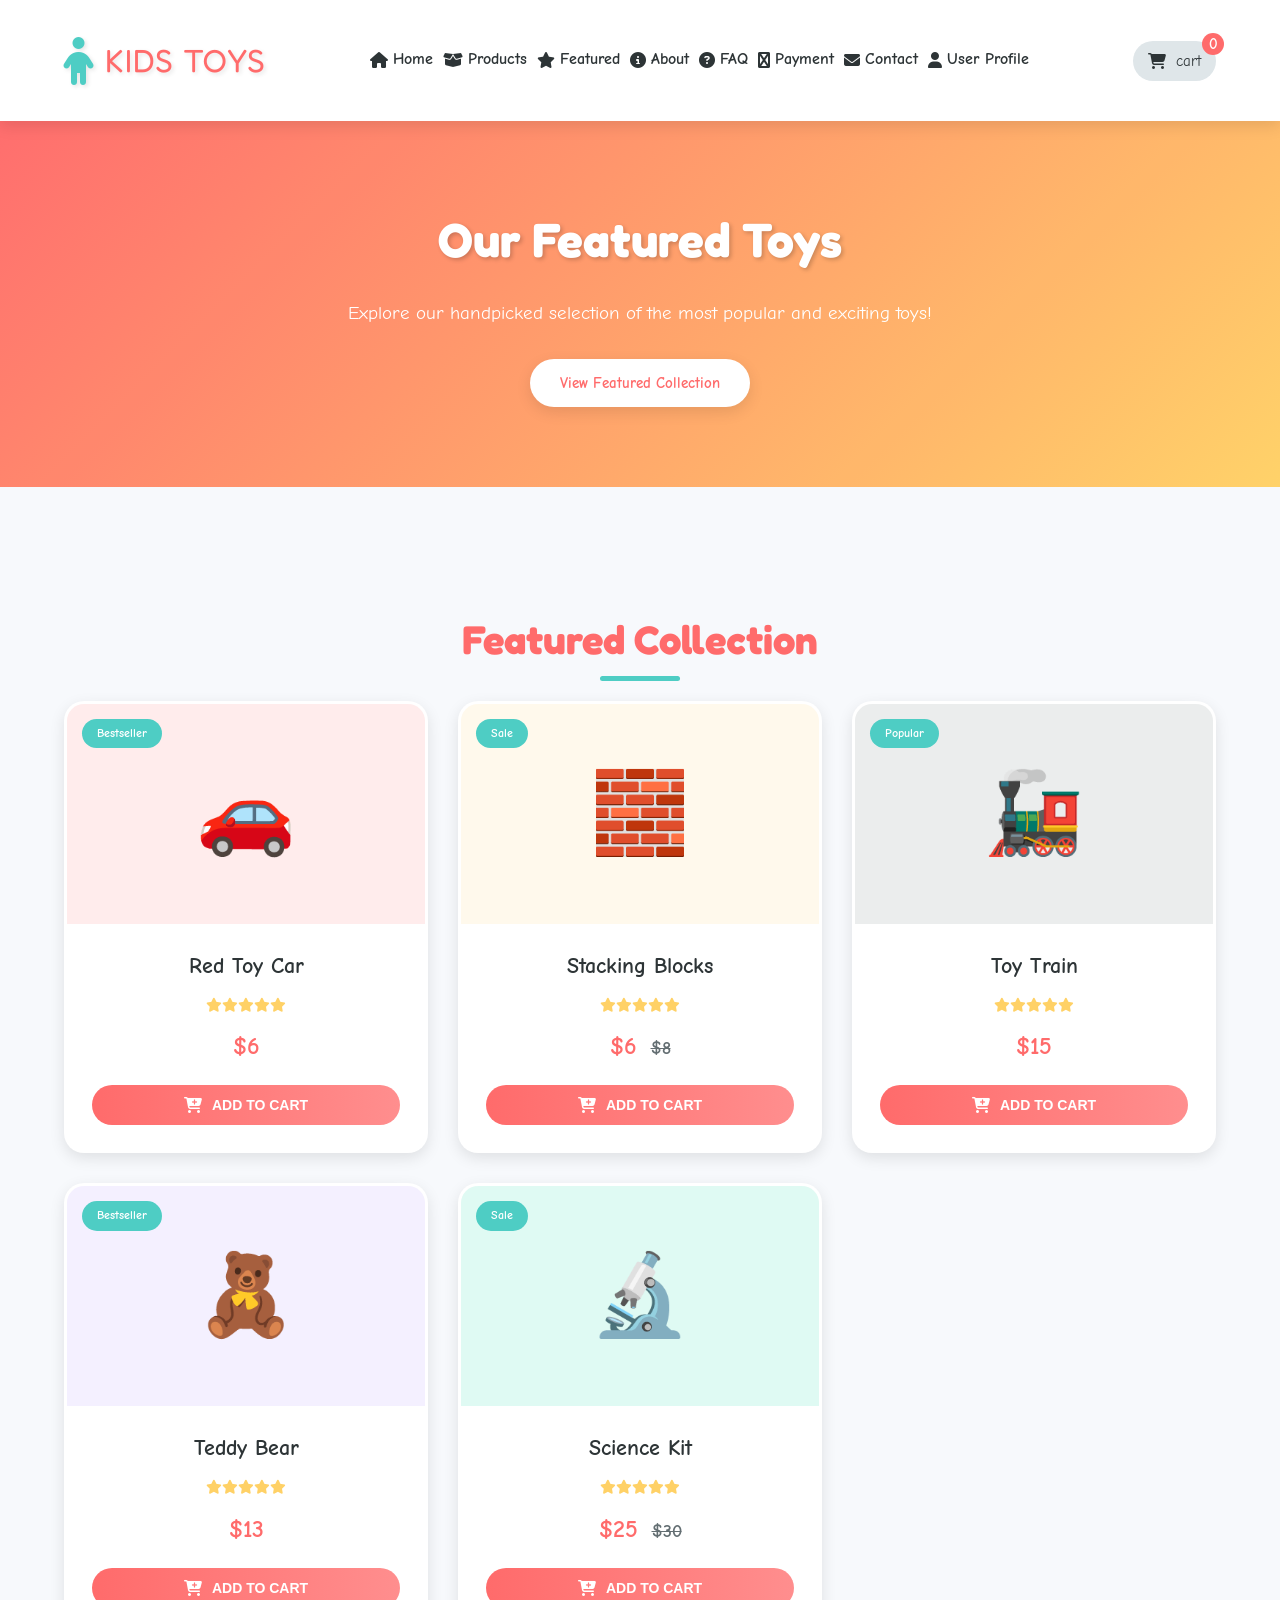
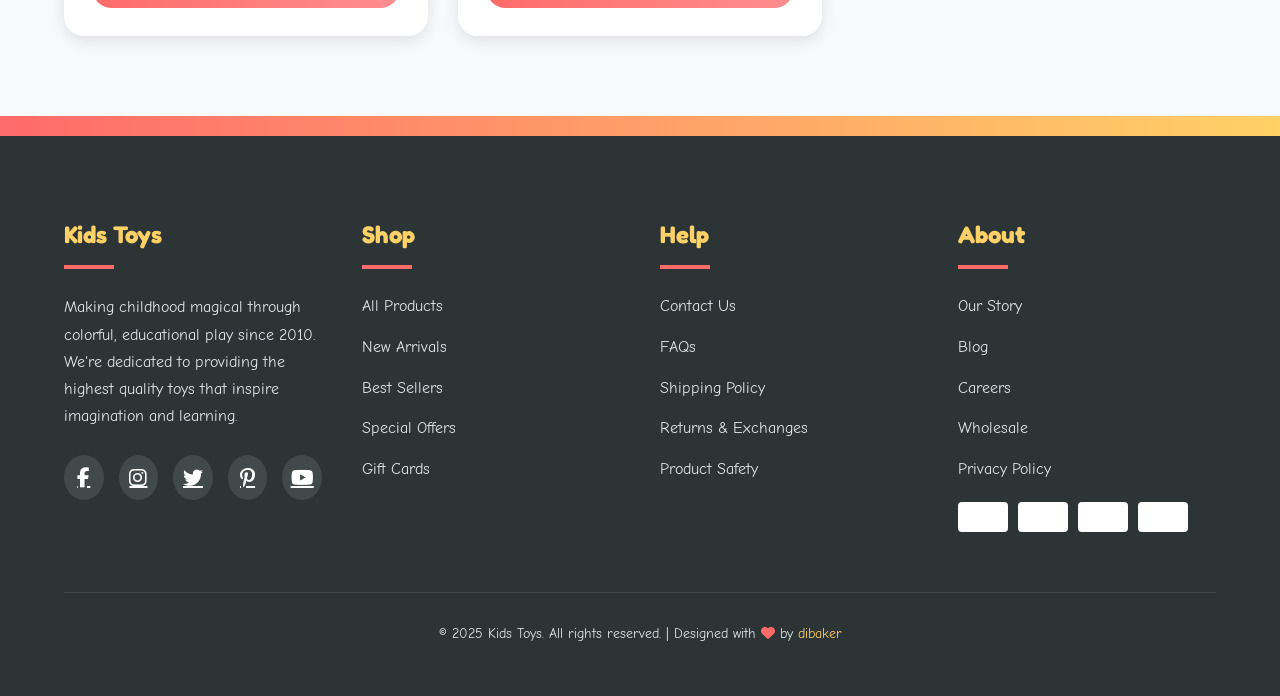
<file: Featured.html>
<!DOCTYPE html>
<html lang="en">
<head>
    <meta charset="UTF-8">
    <meta name="viewport" content="width=device-width, initial-scale=1.0">
    <title>Featured Toys - Kids Toys</title>
    <!-- Font Awesome -->
    <link rel="stylesheet" href="https://cdnjs.cloudflare.com/ajax/libs/font-awesome/6.4.0/css/all.min.css">
    <!-- Google Fonts -->
    <link href="https://fonts.googleapis.com/css2?family=Fredoka+One&family=Comic+Neue:wght@400;700&display=swap" rel="stylesheet">
    <!-- AOS Animation Library -->
    <link href="https://unpkg.com/aos@2.3.1/dist/aos.css" rel="stylesheet">
    <style>
        /* CSS Variables */
        :root {
            --primary: #FF6B6B;
            --primary-light: #FF8E8E;
            --primary-dark: #E05555;
            --secondary: #4ECDC4;
            --accent: #FFD166;
            --dark: #2D3436;
            --light: #F7F9FC;
            --white: #FFFFFF;
            --gray: #636E72;
            --light-gray: #DFE6E9;
            --success: #06D6A0;
            --box-shadow: 0 5px 15px rgba(0, 0, 0, 0.1);
            --transition: all 0.3s ease;
        }

        /* Base Styles */
        * {
            margin: 0;
            padding: 0;
            box-sizing: border-box;
        }

        body {
            font-family: 'Comic Neue', cursive, sans-serif;
            background-color: var(--light);
            color: var(--dark);
            line-height: 1.6;
        }

        .container {
            width: 90%;
            max-width: 1200px;
            margin: 0 auto;
            padding: 20px 0;
        }

        /* Header Styles */
        header {
            background-color: var(--white);
            padding: 15px 0;
            box-shadow: var(--box-shadow);
            position: sticky;
            top: 0;
            z-index: 100;
        }

        .header-content {
            display: flex;
            justify-content: space-between;
            align-items: center;
            flex-wrap: wrap;
            gap: 20px;
        }

        .logo {
            font-family: 'Fredoka One', cursive;
            font-size: 32px;
            color: var(--primary);
            display: flex;
            align-items: center;
            text-shadow: 2px 2px 4px rgba(0, 0, 0, 0.1);
            letter-spacing: 1px;
            text-decoration: none;
        }

        .logo i {
            margin-right: 10px;
            color: var(--secondary);
            font-size: 1.5em;
        }

        nav ul {
            display: flex;
            list-style: none;
            flex-wrap: wrap;
            gap: 10px;
        }

        nav ul li {
            margin-left: 0;
        }

        nav ul li a {
            text-decoration: none;
            color: var(--dark);
            font-size: 16px;
            font-weight: 700;
            transition: var(--transition);
            display: flex;
            align-items: center;
            padding: 5px 0;
            border-bottom: 2px solid transparent;
        }

        nav ul li a i {
            margin-right: 5px;
        }

        nav ul li a:hover,
        nav ul li a.active {
            color: var(--primary);
            border-bottom: 2px solid var(--accent);
        }

        .cart-info {
            display: flex;
            align-items: center;
            position: relative;
            background-color: var(--light-gray);
            padding: 8px 15px;
            border-radius: 30px;
            transition: var(--transition);
            cursor: pointer;
            text-decoration: none;
            color: var(--dark);
            border: none;
        }

        .cart-info:hover {
            background-color: var(--primary-light);
            color: var(--white);
        }

        .cart-info span {
            margin-left: 10px;
            font-size: 15px;
        }

        .cart-count {
            background-color: var(--primary);
            color: var(--white);
            border-radius: 50%;
            width: 22px;
            height: 22px;
            display: flex;
            align-items: center;
            justify-content: center;
            font-size: 12px;
            position: absolute;
            top: -8px;
            right: -8px;
            font-weight: bold;
        }

        /* Hero Banner */
        .hero-banner {
            background: linear-gradient(135deg, var(--primary) 0%, var(--accent) 100%);
            color: var(--white);
            padding: 60px 0;
            text-align: center;
            margin-bottom: 40px;
            position: relative;
            overflow: hidden;
        }

        .hero-banner::before {
            content: "";
            position: absolute;
            top: 0;
            left: 0;
            right: 0;
            bottom: 0;
            background-image: url('data:image/svg+xml;utf8,<svg xmlns="http://www.w3.org/2000/svg" viewBox="0 0 100 100" preserveAspectRatio="none"><path fill="rgba(255,255,255,0.1)" d="M0,0 L100,0 L100,100 L0,100 Z" /></svg>');
            background-size: 100px 100px;
            opacity: 0.2;
        }

        .hero-content {
            max-width: 800px;
            margin: 0 auto;
            position: relative;
            z-index: 1;
        }

        .hero-banner h1 {
            font-family: 'Fredoka One', cursive;
            font-size: 3rem;
            margin-bottom: 20px;
            text-shadow: 2px 2px 4px rgba(0, 0, 0, 0.2);
        }

        .hero-banner p {
            font-size: 1.2rem;
            margin-bottom: 30px;
        }

        .btn {
            display: inline-block;
            background-color: var(--white);
            color: var(--primary);
            padding: 12px 30px;
            border: none;
            border-radius: 50px;
            cursor: pointer;
            font-size: 15px;
            font-weight: 700;
            transition: var(--transition);
            text-decoration: none;
            box-shadow: var(--box-shadow);
        }

        .btn:hover {
            transform: translateY(-5px);
            box-shadow: 0 10px 25px rgba(0, 0, 0, 0.2);
        }

        /* Products Section */
        .products-section {
            padding: 60px 0;
        }

        .section-title {
            font-family: 'Fredoka One', cursive;
            font-size: 2.5rem;
            margin-bottom: 30px;
            color: var(--primary);
            text-align: center;
            position: relative;
        }

        .section-title::after {
            content: '';
            position: absolute;
            bottom: -10px;
            left: 50%;
            transform: translateX(-50%);
            width: 80px;
            height: 5px;
            background-color: var(--secondary);
            border-radius: 3px;
        }

        .products-grid {
            display: grid;
            grid-template-columns: repeat(auto-fill, minmax(280px, 1fr));
            gap: 30px;
        }

        .product-card {
            background-color: var(--white);
            border-radius: 20px;
            overflow: hidden;
            box-shadow: var(--box-shadow);
            transition: var(--transition);
            position: relative;
            border: 3px solid transparent;
        }

        .product-card:hover {
            transform: translateY(-10px);
            box-shadow: 0 15px 30px rgba(0, 0, 0, 0.15);
            border-color: var(--accent);
        }

        .product-badge {
            position: absolute;
            top: 15px;
            left: 15px;
            background-color: var(--secondary);
            color: var(--white);
            padding: 5px 15px;
            border-radius: 20px;
            font-size: 12px;
            font-weight: 700;
            z-index: 1;
        }

        .product-image {
            height: 220px;
            background-color: var(--light-gray);
            display: flex;
            align-items: center;
            justify-content: center;
            position: relative;
            overflow: hidden;
        }

        .product-image span {
            font-size: 80px;
            transition: var(--transition);
        }

        .product-card:hover .product-image span {
            transform: scale(1.1) rotate(5deg);
        }

        .product-details {
            padding: 25px;
            text-align: center;
        }

        .product-title {
            font-size: 1.4rem;
            margin-bottom: 10px;
            color: var(--dark);
            font-weight: 700;
        }

        .product-price {
            font-weight: 700;
            color: var(--primary);
            margin-bottom: 20px;
            font-size: 1.5rem;
        }

        .product-price .old-price {
            text-decoration: line-through;
            color: var(--gray);
            font-size: 1.1rem;
            margin-left: 5px;
        }

        .add-to-cart {
            background: linear-gradient(to right, var(--primary), var(--primary-light));
            color: var(--white);
            border: none;
            padding: 12px 25px;
            border-radius: 30px;
            cursor: pointer;
            width: 100%;
            transition: var(--transition);
            font-weight: 700;
            display: flex;
            align-items: center;
            justify-content: center;
            text-transform: uppercase;
            font-size: 14px;
        }

        .add-to-cart i {
            margin-right: 10px;
            font-size: 16px;
        }

        .add-to-cart:hover {
            background: linear-gradient(to right, var(--primary-dark), var(--primary));
            transform: translateY(-3px);
            box-shadow: 0 8px 20px rgba(255, 107, 107, 0.4);
        }

        .product-rating {
            color: var(--accent);
            margin: 10px 0;
            font-size: 14px;
        }

        /* Footer */
        footer {
            background-color: var(--dark);
            color: var(--white);
            padding: 80px 0 30px;
            position: relative;
        }

        footer::before {
            content: "";
            position: absolute;
            top: 0;
            left: 0;
            right: 0;
            height: 20px;
            background: linear-gradient(to right, var(--primary), var(--accent));
        }

        .footer-content {
            display: grid;
            grid-template-columns: repeat(auto-fit, minmax(200px, 1fr));
            gap: 40px;
            margin-bottom: 60px;
        }

        .footer-column h3 {
            font-size: 1.5rem;
            margin-bottom: 25px;
            position: relative;
            padding-bottom: 15px;
            color: var(--accent);
            font-family: 'Fredoka One', cursive;
        }

        .footer-column h3::after {
            content: '';
            position: absolute;
            bottom: 0;
            left: 0;
            width: 50px;
            height: 4px;
            background-color: var(--primary);
        }

        .footer-column ul {
            list-style: none;
        }

        .footer-column ul li {
            margin-bottom: 15px;
        }

        .footer-column ul li a {
            color: var(--light-gray);
            text-decoration: none;
            transition: var(--transition);
            display: inline-block;
        }

        .footer-column ul li a:hover {
            color: var(--accent);
            transform: translateX(5px);
        }

        .footer-about p {
            color: var(--light-gray);
            margin-bottom: 20px;
            line-height: 1.7;
        }

        .social-links {
            display: flex;
            gap: 15px;
            margin-top: 25px;
        }

        .social-links a {
            color: var(--white);
            background-color: rgba(255, 255, 255, 0.1);
            width: 45px;
            height: 45px;
            border-radius: 50%;
            display: flex;
            align-items: center;
            justify-content: center;
            transition: var(--transition);
            font-size: 20px;
        }

        .social-links a:hover {
            background-color: var(--primary);
            transform: translateY(-5px) scale(1.1);
        }

        .payment-methods {
            display: flex;
            gap: 10px;
            margin-top: 20px;
            flex-wrap: wrap;
        }

        .payment-method {
            width: 50px;
            height: 30px;
            background-color: var(--white);
            border-radius: 4px;
            display: flex;
            align-items: center;
            justify-content: center;
            font-size: 20px;
        }

        .footer-bottom {
            text-align: center;
            padding-top: 30px;
            border-top: 1px solid rgba(255, 255, 255, 0.1);
            color: var(--light-gray);
            font-size: 14px;
        }

        .footer-bottom a {
            color: var(--accent);
            text-decoration: none;
        }

        /* Modal */
        .modal {
            display: none;
            position: fixed;
            top: 0;
            left: 0;
            width: 100%;
            height: 100%;
            background-color: rgba(0, 0, 0, 0.7);
            z-index: 1000;
            overflow-y: auto;
        }

        .modal-content {
            background-color: var(--white);
            margin: 5% auto;
            width: 80%;
            max-width: 800px;
            border-radius: 20px;
            box-shadow: 0 5px 30px rgba(0, 0, 0, 0.3);
            overflow: hidden;
            animation: modalFadeIn 0.3s ease;
        }

        @keyframes modalFadeIn {
            from { opacity: 0; transform: translateY(-50px); }
            to { opacity: 1; transform: translateY(0); }
        }

        .modal-header {
            display: flex;
            justify-content: space-between;
            align-items: center;
            padding: 25px;
            border-bottom: 1px solid var(--light-gray);
            background-color: var(--primary);
            color: var(--white);
        }

        .modal-header h2 {
            color: var(--white);
            font-family: 'Fredoka One', cursive;
            font-size: 1.8rem;
        }

        .close-modal {
            font-size: 1.8rem;
            cursor: pointer;
            transition: var(--transition);
            background: none;
            border: none;
            color: var(--white);
        }

        .close-modal:hover {
            color: var(--accent);
            transform: rotate(90deg);
        }

        .modal-body {
            padding: 25px;
        }

        .cart-items {
            margin-bottom: 30px;
            max-height: 400px;
            overflow-y: auto;
            padding-right: 10px;
        }

        .cart-item {
            display: flex;
            justify-content: space-between;
            align-items: center;
            padding: 20px 0;
            border-bottom: 1px solid var(--light-gray);
        }

        .cart-item-info {
            display: flex;
            align-items: center;
            flex: 1;
        }

        .cart-item-img {
            width: 70px;
            height: 70px;
            background-color: var(--light-gray);
            margin-right: 20px;
            border-radius: 10px;
            display: flex;
            align-items: center;
            justify-content: center;
            font-size: 30px;
        }

        .cart-item-details h4 {
            margin-bottom: 5px;
            font-size: 1.1rem;
        }

        .cart-item-price {
            color: var(--primary);
            font-weight: 600;
        }

        .cart-item-quantity {
            display: flex;
            align-items: center;
            margin: 0 20px;
        }

        .quantity-btn {
            width: 30px;
            height: 30px;
            background-color: var(--light-gray);
            border: none;
            border-radius: 5px;
            cursor: pointer;
            display: flex;
            align-items: center;
            justify-content: center;
            font-weight: bold;
            transition: var(--transition);
        }

        .quantity-btn:hover {
            background-color: var(--primary);
            color: var(--white);
        }

        .quantity-input {
            width: 50px;
            text-align: center;
            margin: 0 10px;
            padding: 5px;
            border: 1px solid var(--light-gray);
            border-radius: 5px;
        }

        .remove-item {
            color: var(--gray);
            cursor: pointer;
            transition: var(--transition);
            font-size: 1.2rem;
            width: 40px;
            height: 40px;
            display: flex;
            align-items: center;
            justify-content: center;
            border-radius: 50%;
            background: none;
            border: none;
        }

        .remove-item:hover {
            color: var(--primary);
            background-color: var(--light-gray);
        }

        .cart-summary {
            background-color: var(--light);
            padding: 25px;
            border-radius: 15px;
        }

        .cart-total {
            display: flex;
            justify-content: space-between;
            margin-bottom: 25px;
            font-size: 1.3rem;
            font-weight: 700;
        }

        .cart-actions {
            display: flex;
            justify-content: space-between;
            gap: 15px;
        }

        .cart-actions .btn {
            width: 100%;
            text-align: center;
            padding: 15px;
            font-size: 15px;
        }

        .empty-cart-message {
            text-align: center;
            padding: 40px;
            color: var(--gray);
            font-size: 1.2rem;
        }

        /* Notification */
        .notification {
            position: fixed;
            bottom: 30px;
            right: 30px;
            background-color: var(--success);
            color: var(--white);
            padding: 15px 25px;
            border-radius: 10px;
            box-shadow: 0 5px 15px rgba(0, 0, 0, 0.2);
            z-index: 1000;
            display: flex;
            align-items: center;
            animation: slideIn 0.3s ease;
            max-width: 350px;
        }

        @keyframes slideIn {
            from { opacity: 0; transform: translateX(100%); }
            to { opacity: 1; transform: translateX(0); }
        }

        @keyframes slideOut {
            from { opacity: 1; transform: translateX(0); }
            to { opacity: 0; transform: translateX(100%); }
        }

        .notification i {
            margin-right: 10px;
            font-size: 1.5rem;
        }

        /* Responsive Styles */
        @media (max-width: 992px) {
            .hero-banner h1 { font-size: 2.5rem; }
            .section-title { font-size: 2.3rem; }
        }

        @media (max-width: 768px) {
            .header-content { flex-direction: column; }
            .logo { margin-bottom: 15px; }
            nav ul { justify-content: center; }
            .hero-banner { padding: 40px 0; }
            .hero-banner h1 { font-size: 2rem; }
            .hero-banner p { font-size: 1.1rem; }
            .btn { padding: 10px 20px; font-size: 14px; }
            .section-title { font-size: 2rem; }
            .modal-content { width: 90%; }
        }

        @media (max-width: 576px) {
            .products-grid { grid-template-columns: 1fr; }
            .footer-content { grid-template-columns: 1fr; text-align: center; }
            .footer-column h3::after { left: 50%; transform: translateX(-50%); }
            .social-links { justify-content: center; }
            .cart-item { flex-direction: column; align-items: flex-start; }
            .cart-item-quantity { margin: 15px 0; width: 100%; justify-content: center; }
            .remove-item { align-self: flex-end; }
            .cart-actions { flex-direction: column; }
            .hero-banner h1 { font-size: 1.8rem; }
            .section-title { font-size: 1.8rem; }
        }
    </style>
</head>
<body>
    <header>
        <div class="container header-content">
            <div class="logo">
                <i class="fas fa-child"></i> KIDS TOYS
            </div>
            <nav>
                <ul>
                    <li><a href="Home.html"><i class="fas fa-home"></i> Home</a></li>
                    <li><a href="Products.html"><i class="fas fa-box-open"></i> Products</a></li>
                    <li><a href="Featured.html"><i class="fas fa-star"></i> Featured</a></li>
                    <li><a href="About.html"><i class="fas fa-info-circle"></i> About</a></li>
                    <li><a href="FAQ.html"><i class="fas fa-question-circle"></i> FAQ</a></li>
                    <li><a href="Cart.html"><i class="fas fa-cc-visa"></i>Payment</a></li>
                    <li><a href="Contact.html"><i class="fas fa-envelope"></i> Contact</a></li>
                    <li><a href="User-profile.html"><i class="fas fa-user"></i> User Profile</a></li>
                </ul>
            </nav>
            <div class="cart-info" id="cart-toggle">
                <i class="fas fa-shopping-cart"></i>
                <span >cart</span>
                <span class="cart-count" id="cart-count">9</span>
            </div>
        </div>
    </header>
    
    <main>
        <section class="hero-banner">
            <div class="container hero-content">
                <h1>Our Featured Toys</h1>
                <p>Explore our handpicked selection of the most popular and exciting toys!</p>
                <a href="#featured-products" class="btn">View Featured Collection</a>
            </div>
        </section>
        
        <div class="container">
            <section class="products-section" id="featured-products">
                <h2 class="section-title">Featured Collection</h2>
                <div class="products-grid" id="products-grid">
                    <!-- Product cards will be inserted here by JavaScript -->
                </div>
            </section>
        </div>
    </main>
    
    <footer>
        <div class="container">
            <div class="footer-content">
                <div class="footer-column footer-about">
                    <h3>Kids Toys</h3>
                    <p>Making childhood magical through colorful, educational play since 2010. We're dedicated to providing the highest quality toys that inspire imagination and learning.</p>
                    <div class="social-links">
                        <a href="#" aria-label="Facebook"><i class="fab fa-facebook-f"></i></a>
                        <a href="#" aria-label="Instagram"><i class="fab fa-instagram"></i></a>
                        <a href="#" aria-label="Twitter"><i class="fab fa-twitter"></i></a>
                        <a href="#" aria-label="Pinterest"><i class="fab fa-pinterest-p"></i></a>
                        <a href="#" aria-label="YouTube"><i class="fab fa-youtube"></i></a>
                    </div>
                </div>
                <div class="footer-column">
                    <h3>Shop</h3>
                    <ul>
                        <li><a href="#">All Products</a></li>
                        <li><a href="#">New Arrivals</a></li>
                        <li><a href="#">Best Sellers</a></li>
                        <li><a href="#">Special Offers</a></li>
                        <li><a href="#">Gift Cards</a></li>
                    </ul>
                </div>
                <div class="footer-column">
                    <h3>Help</h3>
                    <ul>
                        <li><a href="#">Contact Us</a></li>
                        <li><a href="#">FAQs</a></li>
                        <li><a href="#">Shipping Policy</a></li>
                        <li><a href="#">Returns & Exchanges</a></li>
                        <li><a href="#">Product Safety</a></li>
                    </ul>
                </div>
                <div class="footer-column">
                    <h3>About</h3>
                    <ul>
                        <li><a href="#">Our Story</a></li>
                        <li><a href="#">Blog</a></li>
                        <li><a href="#">Careers</a></li>
                        <li><a href="#">Wholesale</a></li>
                        <li><a href="#">Privacy Policy</a></li>
                    </ul>
                    <div class="payment-methods">
                        <div class="payment-method" aria-label="Visa"><i class="fab fa-cc-visa"></i></div>
                        <div class="payment-method" aria-label="Mastercard"><i class="fab fa-cc-mastercard"></i></div>
                        <div class="payment-method" aria-label="PayPal"><i class="fab fa-cc-paypal"></i></div>
                        <div class="payment-method" aria-label="Apple Pay"><i class="fab fa-cc-apple-pay"></i></div>
                    </div>
                </div>
            </div>
            <div class="footer-bottom">
                <p>&copy; 2025 Kids Toys. All rights reserved. | Designed with <i class="fas fa-heart" style="color: var(--primary);"></i> by <a href="#">dibaker</a></p>
            </div>
        </div>
    </footer>
    
    <div class="modal" id="cart-modal" role="dialog" aria-modal="true" aria-labelledby="cart-modal-title">
        <div class="modal-content">
            <div class="modal-header">
                <h2 id="cart-modal-title">Your Shopping Cart</h2>
                <button class="close-modal" aria-label="Close cart">&times;</button>
            </div>
            <div class="modal-body">
                <div class="cart-items" id="cart-items">
                    <p class="empty-cart-message">Your cart is empty. Start adding some toys!</p>
                </div>
                <div class="cart-summary">
                    <div class="cart-total">
                        <span>Total:</span>
                        <span id="modal-cart-total">$0.00</span>
                    </div>
                    <div class="cart-actions">
                        <button class="btn" id="continue-shopping">Continue Shopping</button>
                        <button class="btn btn-primary" id="checkout-btn">Proceed to Checkout</button>
                    </div>
                </div>
            </div>
        </div>
    </div>
    
    <script src="https://unpkg.com/aos@2.3.1/dist/aos.js"></script>
    <script src="assets/js/site-features.js"></script>
    <script>
        // Initialize AOS animation library
        AOS.init({
            duration: 800,
            once: true
        });

        document.addEventListener('DOMContentLoaded', function() {
            // Product data
            const products = [
                {
                    id: 1,
                    name: "Red Toy Car",
                    price: 5.95,
                    category: "creative",
                    image: "🚗",
                    badge: "Bestseller",
                    color: "#FF6B6B",
                    rating: 5
                },
                {
                    id: 3,
                    name: "Stacking Blocks",
                    price: 5.95,
                    oldPrice: 7.95,
                    category: "educational",
                    image: "🧱",
                    badge: "Sale",
                    color: "#FFD166",
                    rating: 5
                },
                {
                    id: 7,
                    name: "Toy Train",
                    price: 14.99,
                    category: "creative",
                    image: "🚂",
                    badge: "Popular",
                    color: "#636E72",
                    rating: 5
                },
                {
                    id: 11,
                    name: "Teddy Bear",
                    price: 12.99,
                    category: "creative",
                    image: "🧸",
                    badge: "Bestseller",
                    color: "#A78BFA",
                    rating: 5
                },
                {
                    id: 12,
                    name: "Science Kit",
                    price: 24.99,
                    oldPrice: 29.99,
                    category: "educational",
                    image: "🔬",
                    badge: "Sale",
                    color: "#06D6A0",
                    rating: 5
                },
            ];
            
            // Cart object to manage cart functionality
            const cart = {
                items: [],
                total: 0,
                count: 0,
                
                // Add item to cart
                addItem: function(product) {
                    const existingItem = this.items.find(item => item.id === product.id);
                    if (existingItem) {
                        existingItem.quantity += 1;
                    } else {
                        this.items.push({
                            id: product.id,
                            name: product.name,
                            price: product.price,
                            image: product.image,
                            color: product.color,
                            quantity: 1
                        });
                    }
                    this.total += product.price;
                    this.count += 1;
                    this.save();
                    this.updateDisplay();
                    this.showNotification(`${product.name} added to cart!`);
                },
                
                // Remove item from cart
                removeItem: function(id) {
                    const itemIndex = this.items.findIndex(item => item.id === id);
                    if (itemIndex !== -1) {
                        const item = this.items[itemIndex];
                        this.total -= item.price * item.quantity;
                        this.count -= item.quantity;
                        this.items.splice(itemIndex, 1);
                        this.save();
                        this.updateDisplay();
                        this.showNotification(`${item.name} removed from cart`);
                    }
                },
                
                // Update item quantity in cart
                updateQuantity: function(id, newQuantity) {
                    const item = this.items.find(item => item.id === id);
                    if (item && newQuantity > 0) {
                        this.total -= item.price * item.quantity;
                        this.count -= item.quantity;
                        item.quantity = newQuantity;
                        this.total += item.price * item.quantity;
                        this.count += item.quantity;
                        this.save();
                        this.updateDisplay();
                    } else if (item && newQuantity <= 0) {
                        this.removeItem(id);
                    }
                },
                
                // Save cart to localStorage
                save: function() {
                    try {
                        localStorage.setItem('cart', JSON.stringify({
                            items: this.items,
                            total: this.total,
                            count: this.count
                        }));
                    } catch (e) {
                        console.error('Failed to save cart to localStorage', e);
                        this.showNotification("Couldn't save your cart. Please try again.");
                    }
                },
                
                // Load cart from localStorage
                load: function() {
                    try {
                        const savedCart = localStorage.getItem('cart');
                        if (savedCart) {
                            const cartData = JSON.parse(savedCart);
                            this.items = cartData.items || [];
                            this.total = cartData.total || 0;
                            this.count = cartData.count || 0;
                            this.updateDisplay();
                        }
                    } catch (e) {
                        console.error('Failed to load cart from localStorage', e);
                    }
                },
                
                // Update cart display in UI
                updateDisplay: function() {
                    try {
                        document.getElementById('cart-total').textContent = `$${this.total.toFixed(0)}`;
                        document.getElementById('cart-count').textContent = this.count;
                        document.getElementById('modal-cart-total').textContent = `$${this.total.toFixed(0)}`;
                        const cartItemsContainer = document.getElementById('cart-items');
                        
                        if (this.items.length === 0) {
                            cartItemsContainer.innerHTML = '<p class="empty-cart-message">Your cart is empty. Start adding some toys!</p>';
                        } else {
                            cartItemsContainer.innerHTML = this.items.map(item => `
                                <div class="cart-item" data-id="${item.id}">
                                    <div class="cart-item-info">
                                        <div class="cart-item-img" style="background-color: ${item.color}20; color: ${item.color}">
                                            ${item.image}
                                        </div>
                                        <div class="cart-item-details">
                                            <h4>${item.name}</h4>
                                            <div class="cart-item-price">$${item.price.toFixed(0)}</div>
                                        </div>
                                    </div>
                                    <div class="cart-item-quantity">
                                        <button class="quantity-btn minus" aria-label="Decrease quantity">-</button>
                                        <input type="number" class="quantity-input" value="${item.quantity}" min="1" aria-label="Quantity">
                                        <button class="quantity-btn plus" aria-label="Increase quantity">+</button>
                                    </div>
                                    <button class="remove-item" aria-label="Remove item"><i class="fas fa-trash"></i></button>
                                </div>
                            `).join('');
                            
                            // Add event listeners to quantity buttons
                            document.querySelectorAll('.quantity-btn.minus').forEach(button => {
                                button.addEventListener('click', function() {
                                    const itemId = parseInt(this.closest('.cart-item').getAttribute('data-id'));
                                    const input = this.nextElementSibling;
                                    const newQuantity = parseInt(input.value) - 1;
                                    input.value = newQuantity;
                                    cart.updateQuantity(itemId, newQuantity);
                                });
                            });
                            
                            document.querySelectorAll('.quantity-btn.plus').forEach(button => {
                                button.addEventListener('click', function() {
                                    const itemId = parseInt(this.closest('.cart-item').getAttribute('data-id'));
                                    const input = this.previousElementSibling;
                                    const newQuantity = parseInt(input.value) + 1;
                                    input.value = newQuantity;
                                    cart.updateQuantity(itemId, newQuantity);
                                });
                            });
                            
                            document.querySelectorAll('.quantity-input').forEach(input => {
                                input.addEventListener('change', function() {
                                    const itemId = parseInt(this.closest('.cart-item').getAttribute('data-id'));
                                    const newQuantity = parseInt(this.value);
                                    if (!isNaN(newQuantity)) {
                                        cart.updateQuantity(itemId, newQuantity);
                                    } else {
                                        this.value = 1;
                                    }
                                });
                            });
                            
                            document.querySelectorAll('.remove-item').forEach(button => {
                                button.addEventListener('click', function() {
                                    const itemId = parseInt(this.closest('.cart-item').getAttribute('data-id'));
                                    cart.removeItem(itemId);
                                });
                            });
                        }
                    } catch (e) {
                        console.error('Error updating cart display', e);
                    }
                },
                
                // Show notification
                showNotification: function(message) {
                    try {
                        const notification = document.createElement('div');
                        notification.className = 'notification';
                        notification.setAttribute('role', 'alert');
                        notification.setAttribute('aria-live', 'polite');
                        notification.innerHTML = `
                            <i class="fas fa-check-circle" aria-hidden="true"></i>
                            <span>${message}</span>
                        `;
                        document.body.appendChild(notification);
                        setTimeout(() => {
                            notification.style.animation = 'slideOut 0.3s ease';
                            setTimeout(() => {
                                document.body.removeChild(notification);
                            }, 300);
                        }, 3000);
                    } catch (e) {
                        console.error('Error showing notification', e);
                    }
                }
            };
            
            // Modal elements
            const modal = document.getElementById('cart-modal');
            const cartToggle = document.getElementById('cart-toggle');
            const closeModal = document.querySelector('.close-modal');
            const continueShopping = document.getElementById('continue-shopping');
            const checkoutBtn = document.getElementById('checkout-btn');
            
            // Toggle cart modal
            cartToggle.addEventListener('click', function(e) {
                e.preventDefault();
                modal.style.display = 'block';
                document.body.style.overflow = 'hidden';
                cartToggle.setAttribute('aria-expanded', 'true');
            });
            
            // Close modal
            closeModal.addEventListener('click', function() {
                modal.style.display = 'none';
                document.body.style.overflow = 'auto';
                cartToggle.setAttribute('aria-expanded', 'false');
            });
            
            // Continue shopping button
            continueShopping.addEventListener('click', function(e) {
                e.preventDefault();
                modal.style.display = 'none';
                document.body.style.overflow = 'auto';
                cartToggle.setAttribute('aria-expanded', 'false');
            });
            
            // Checkout button
            checkoutBtn.addEventListener('click', function(e) {
                e.preventDefault();
                if (cart.items.length > 0) {
                    cart.showNotification(`Proceeding to checkout with $${cart.total.toFixed(0)} total`);
                    setTimeout(() => {
                        modal.style.display = 'none';
                        document.body.style.overflow = 'auto';
                        cartToggle.setAttribute('aria-expanded', 'false');
                        // In a real app, you would redirect to checkout page
                        // window.location.href = 'checkout.html';
                    }, 1000);
                } else {
                    cart.showNotification("Your cart is empty. Add some items first!");
                }
            });
            
            // Close modal when clicking outside
            window.addEventListener('click', function(event) {
                if (event.target === modal) {
                    modal.style.display = 'none';
                    document.body.style.overflow = 'auto';
                    cartToggle.setAttribute('aria-expanded', 'false');
                }
            });
            
            // Close modal with Escape key
            document.addEventListener('keydown', function(event) {
                if (event.key === 'Escape' && modal.style.display === 'block') {
                    modal.style.display = 'none';
                    document.body.style.overflow = 'auto';
                    cartToggle.setAttribute('aria-expanded', 'false');
                }
            });
    
            // Render products on page
            function renderProducts() {
                try {
                    const productsGrid = document.getElementById('products-grid');
                    productsGrid.innerHTML = products.map(product => `
                        <div class="product-card" data-category="${product.category}">
                            ${product.badge ? `<div class="product-badge">${product.badge}</div>` : ''}
                            <div class="product-image" style="background-color: ${product.color}20; color: ${product.color}">
                                <span>${product.image}</span>
                            </div>
                            <div class="product-details">
                                <h3 class="product-title">${product.name}</h3>
                                <div class="product-rating">
                                    ${'<i class="fas fa-star"></i>'.repeat(Math.floor(product.rating))}
                                    ${product.rating % 1 ? '<i class="fas fa-star-half-alt"></i>' : ''}
                                    ${'<i class="far fa-star"></i>'.repeat(5 - Math.ceil(product.rating))}
                                </div>
                                <div class="product-price">
                                    $${product.price.toFixed(0)}
                                    ${product.oldPrice ? `<span class="old-price">$${product.oldPrice.toFixed(0)}</span>` : ''}
                                </div>
                                <button class="add-to-cart" data-id="${product.id}" data-name="${product.name}" data-price="${product.price}" aria-label="Add ${product.name} to cart">
                                    <i class="fas fa-cart-plus"></i> Add to Cart
                                </button>
                            </div>
                        </div>
                    `).join('');
                    
                    // Add event listeners to "Add to Cart" buttons
                    document.querySelectorAll('.add-to-cart').forEach(button => {
                        button.addEventListener('click', function() {
                            const productId = parseInt(this.getAttribute('data-id'));
                            const product = products.find(p => p.id === productId);
                            
                            if (product) {
                                cart.addItem(product);
                            } else {
                                cart.showNotification("Couldn't add this item. Please try again.");
                            }
                        });
                    });
                } catch (e) {
                    console.error('Error rendering products', e);
                }
            }
            
            // Initialize cart and render products
            cart.load();
            renderProducts();
        });
    </script>
</body>
</html>
</file>
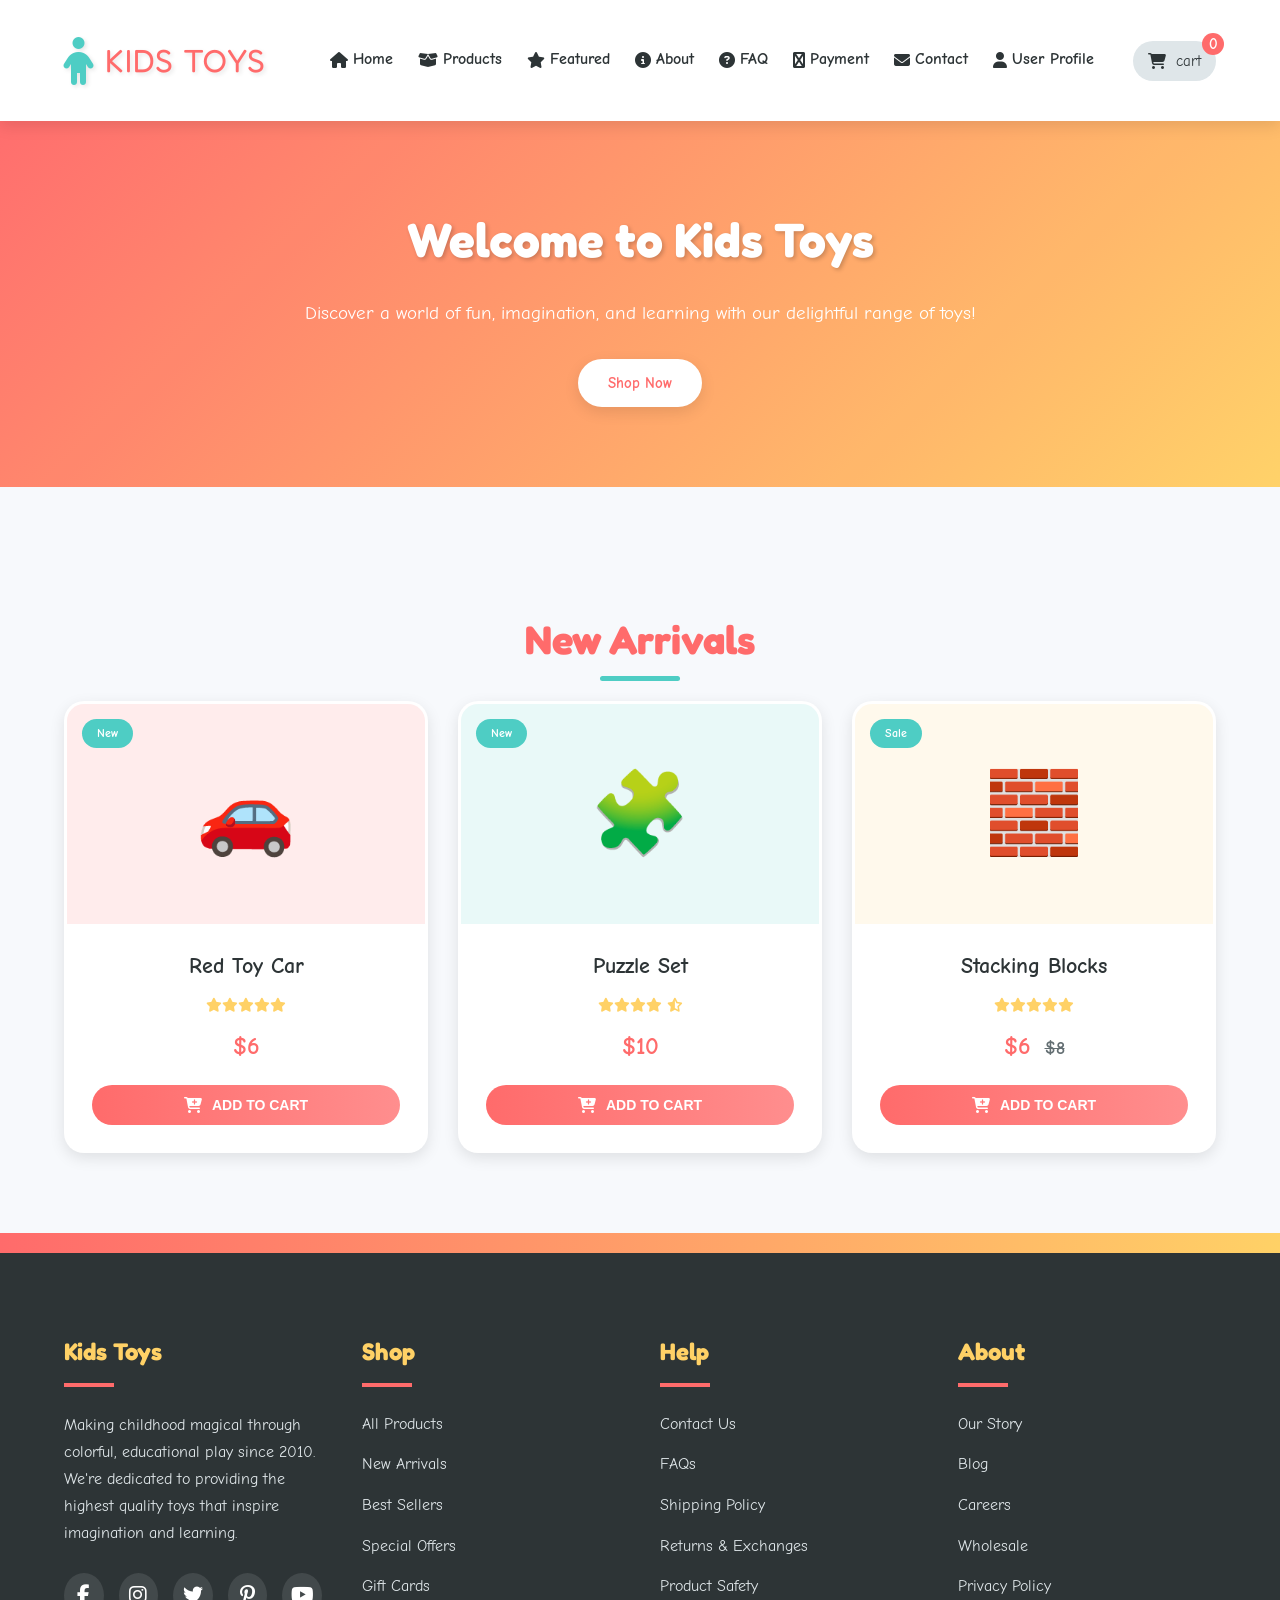
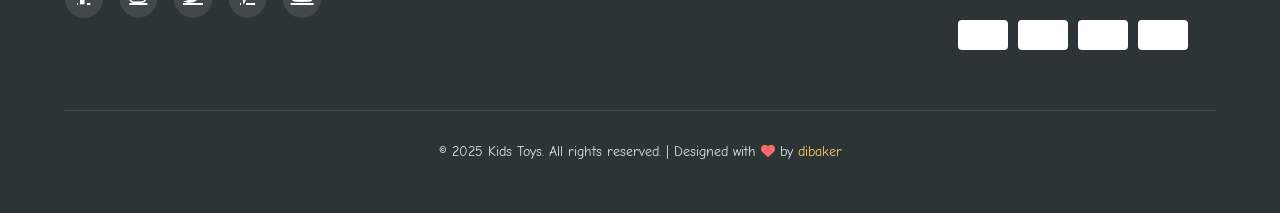
<file: Home.html>
<!DOCTYPE html>
<html lang="en">
<head>
    <meta charset="UTF-8">
    <meta name="viewport" content="width=device-width, initial-scale=1.0">
    <title>Home - Kids Toys</title>
    <link rel="stylesheet" href="https://cdnjs.cloudflare.com/ajax/libs/font-awesome/6.4.0/css/all.min.css">
    <link href="https://fonts.googleapis.com/css2?family=Fredoka+One&family=Comic+Neue:wght@400;700&display=swap" rel="stylesheet">
    <link href="https://unpkg.com/aos@2.3.1/dist/aos.css" rel="stylesheet">
    <style>
        :root {
            --primary: #FF6B6B;
            --primary-light: #FF8E8E;
            --primary-dark: #E05555;
            --secondary: #4ECDC4;
            --accent: #FFD166;
            --dark: #2D3436;
            --light: #F7F9FC;
            --white: #FFFFFF;
            --gray: #636E72;
            --light-gray: #DFE6E9;
            --success: #06D6A0;
            --box-shadow: 0 5px 15px rgba(0, 0, 0, 0.1);
            --transition: all 0.3s ease;
        }
        
        * {
            margin: 0;
            padding: 0;
            box-sizing: border-box;
        }
        
        body {
            font-family: 'Comic Neue', cursive, sans-serif;
            background-color: var(--light);
            color: var(--dark);
            line-height: 1.6;
        }
        
        .container {
            width: 90%;
            max-width: 1200px;
            margin: 0 auto;
            padding: 20px 0;
        }
        
        header {
            background-color: var(--white);
            padding: 15px 0;
            box-shadow: var(--box-shadow);
            position: sticky;
            top: 0;
            z-index: 100;
        }
        
        .header-content {
            display: flex;
            justify-content: space-between;
            align-items: center;
            flex-wrap: wrap;
        }
        
        .logo {
            font-family: 'Fredoka One', cursive;
            font-size: 32px;
            color: var(--primary);
            display: flex;
            align-items: center;
            text-shadow: 2px 2px 4px rgba(0, 0, 0, 0.1);
            letter-spacing: 1px;
        }
        
        .logo i {
            margin-right: 10px;
            color: var(--secondary);
            font-size: 1.5em;
        }
        
        nav ul {
            display: flex;
            list-style: none;
        }
        
        nav ul li {
            margin-left: 25px;
            position: relative;
        }
        
        nav ul li a {
            text-decoration: none;
            color: var(--dark);
            font-size: 16px;
            font-weight: 700;
            transition: var(--transition);
            display: flex;
            align-items: center;
            padding: 5px 0;
            border-bottom: 2px solid transparent;
        }
        
        nav ul li a i {
            margin-right: 5px;
        }
        
        nav ul li a:hover {
            color: var(--primary);
            border-bottom: 2px solid var(--accent);
        }
        
        .cart-info {
            display: flex;
            align-items: center;
            position: relative;
            background-color: var(--light-gray);
            padding: 8px 15px;
            border-radius: 30px;
            transition: var(--transition);
            cursor: pointer;
        }
        
        .cart-info:hover {
            background-color: var(--primary-light);
            color: var(--white);
        }
        
        .cart-info span {
            margin-left: 10px;
            font-size: 15px;
        }
        
        .cart-count {
            background-color: var(--primary);
            color: var(--white);
            border-radius: 50%;
            width: 22px;
            height: 22px;
            display: flex;
            align-items: center;
            justify-content: center;
            font-size: 12px;
            position: absolute;
            top: -8px;
            right: -8px;
            font-weight: bold;
        }
        
        .hero-banner {
            background: linear-gradient(135deg, var(--primary) 0%, var(--accent) 100%);
            color: var(--white);
            padding: 60px 0;
            text-align: center;
            margin-bottom: 40px;
            position: relative;
            overflow: hidden;
        }
        
        .hero-banner::before {
            content: "";
            position: absolute;
            top: 0;
            left: 0;
            right: 0;
            bottom: 0;
            background-image: url('data:image/svg+xml;utf8,<svg xmlns="http://www.w3.org/2000/svg" viewBox="0 0 100 100" preserveAspectRatio="none"><path fill="rgba(255,255,255,0.1)" d="M0,0 L100,0 L100,100 L0,100 Z" /></svg>');
            background-size: 100px 100px;
            opacity: 0.2;
        }
        
        .hero-content {
            max-width: 800px;
            margin: 0 auto;
            position: relative;
            z-index: 1;
        }
        
        .hero-banner h1 {
            font-family: 'Fredoka One', cursive;
            font-size: 3rem;
            margin-bottom: 20px;
            text-shadow: 2px 2px 4px rgba(0, 0, 0, 0.2);
        }
        
        .hero-banner p {
            font-size: 1.2rem;
            margin-bottom: 30px;
        }
        
        .btn {
            display: inline-block;
            background-color: var(--white);
            color: var(--primary);
            padding: 12px 30px;
            border: none;
            border-radius: 50px;
            cursor: pointer;
            font-size: 15px;
            font-weight: 700;
            transition: var(--transition);
            text-decoration: none;
            box-shadow: var(--box-shadow);
        }
        
        .btn:hover {
            transform: translateY(-5px);
            box-shadow: 0 10px 25px rgba(0, 0, 0, 0.2);
        }
        
        .products-section {
            padding: 60px 0;
        }
        
        .section-title {
            font-family: 'Fredoka One', cursive;
            font-size: 2.5rem;
            margin-bottom: 30px;
            color: var(--primary);
            text-align: center;
            position: relative;
        }
        
        .section-title::after {
            content: '';
            position: absolute;
            bottom: -10px;
            left: 50%;
            transform: translateX(-50%);
            width: 80px;
            height: 5px;
            background-color: var(--secondary);
            border-radius: 3px;
        }
        
        .products-grid {
            display: grid;
            grid-template-columns: repeat(auto-fill, minmax(280px, 1fr));
            gap: 30px;
        }
        
        .product-card {
            background-color: var(--white);
            border-radius: 20px;
            overflow: hidden;
            box-shadow: var(--box-shadow);
            transition: var(--transition);
            position: relative;
            border: 3px solid transparent;
        }
        
        .product-card:hover {
            transform: translateY(-10px);
            box-shadow: 0 15px 30px rgba(0, 0, 0, 0.15);
            border-color: var(--accent);
        }
        
        .product-badge {
            position: absolute;
            top: 15px;
            left: 15px;
            background-color: var(--secondary);
            color: var(--white);
            padding: 5px 15px;
            border-radius: 20px;
            font-size: 12px;
            font-weight: 700;
            z-index: 1;
        }
        
        .product-image {
            height: 220px;
            background-color: var(--light-gray);
            display: flex;
            align-items: center;
            justify-content: center;
            position: relative;
            overflow: hidden;
        }
        
        .product-image span {
            font-size: 80px;
            transition: var(--transition);
        }
        
        .product-card:hover .product-image span {
            transform: scale(1.1) rotate(5deg);
        }
        
        .product-details {
            padding: 25px;
            text-align: center;
        }
        
        .product-title {
            font-size: 1.4rem;
            margin-bottom: 10px;
            color: var(--dark);
            font-weight: 700;
        }
        
        .product-price {
            font-weight: 700;
            color: var(--primary);
            margin-bottom: 20px;
            font-size: 1.5rem;
        }
        
        .product-price .old-price {
            text-decoration: line-through;
            color: var(--gray);
            font-size: 1.1rem;
            margin-left: 5px;
        }
        
        .add-to-cart {
            background: linear-gradient(to right, var(--primary), var(--primary-light));
            color: var(--white);
            border: none;
            padding: 12px 25px;
            border-radius: 30px;
            cursor: pointer;
            width: 100%;
            transition: var(--transition);
            font-weight: 700;
            display: flex;
            align-items: center;
            justify-content: center;
            text-transform: uppercase;
            font-size: 14px;
        }
        
        .add-to-cart i {
            margin-right: 10px;
            font-size: 16px;
        }
        
        .add-to-cart:hover {
            background: linear-gradient(to right, var(--primary-dark), var(--primary));
            transform: translateY(-3px);
            box-shadow: 0 8px 20px rgba(255, 107, 107, 0.4);
        }
        
        .product-rating {
            color: var(--accent);
            margin: 10px 0;
            font-size: 14px;
        }
        
        footer {
            background-color: var(--dark);
            color: var(--white);
            padding: 80px 0 30px;
            position: relative;
        }
        
        footer::before {
            content: "";
            position: absolute;
            top: 0;
            left: 0;
            right: 0;
            height: 20px;
            background: linear-gradient(to right, var(--primary), var(--accent));
        }
        
        .footer-content {
            display: grid;
            grid-template-columns: repeat(auto-fit, minmax(200px, 1fr));
            gap: 40px;
            margin-bottom: 60px;
        }
        
        .footer-column h3 {
            font-size: 1.5rem;
            margin-bottom: 25px;
            position: relative;
            padding-bottom: 15px;
            color: var(--accent);
            font-family: 'Fredoka One', cursive;
        }
        
        .footer-column h3::after {
            content: '';
            position: absolute;
            bottom: 0;
            left: 0;
            width: 50px;
            height: 4px;
            background-color: var(--primary);
        }
        
        .footer-column ul {
            list-style: none;
        }
        
        .footer-column ul li {
            margin-bottom: 15px;
        }
        
        .footer-column ul li a {
            color: var(--light-gray);
            text-decoration: none;
            transition: var(--transition);
            display: inline-block;
        }
        
        .footer-column ul li a:hover {
            color: var(--accent);
            transform: translateX(5px);
        }
        
        .footer-about p {
            color: var(--light-gray);
            margin-bottom: 20px;
            line-height: 1.7;
        }
        
        .social-links {
            display: flex;
            gap: 15px;
            margin-top: 25px;
        }
        
        .social-links a {
            color: var(--white);
            background-color: rgba(255, 255, 255, 0.1);
            width: 45px;
            height: 45px;
            border-radius: 50%;
            display: flex;
            align-items: center;
            justify-content: center;
            transition: var(--transition);
            font-size: 20px;
        }
        
        .social-links a:hover {
            background-color: var(--primary);
            transform: translateY(-5px) scale(1.1);
        }
        
        .payment-methods {
            display: flex;
            gap: 10px;
            margin-top: 20px;
            flex-wrap: wrap;
        }
        
        .payment-method {
            width: 50px;
            height: 30px;
            background-color: var(--white);
            border-radius: 4px;
            display: flex;
            align-items: center;
            justify-content: center;
            font-size: 20px;
        }
        
        .footer-bottom {
            text-align: center;
            padding-top: 30px;
            border-top: 1px solid rgba(255, 255, 255, 0.1);
            color: var(--light-gray);
            font-size: 14px;
        }
        
        .footer-bottom a {
            color: var(--accent);
            text-decoration: none;
        }
        
        .modal {
            display: none;
            position: fixed;
            top: 0;
            left: 0;
            width: 100%;
            height: 100%;
            background-color: rgba(0, 0, 0, 0.7);
            z-index: 1000;
            overflow-y: auto;
        }
        
        .modal-content {
            background-color: var(--white);
            margin: 5% auto;
            width: 80%;
            max-width: 800px;
            border-radius: 20px;
            box-shadow: 0 5px 30px rgba(0, 0, 0, 0.3);
            overflow: hidden;
        }
        
        .modal-header {
            display: flex;
            justify-content: space-between;
            align-items: center;
            padding: 25px;
            border-bottom: 1px solid var(--light-gray);
            background-color: var(--primary);
            color: var(--white);
        }
        
        .modal-header h2 {
            color: var(--white);
            font-family: 'Fredoka One', cursive;
            font-size: 1.8rem;
        }
        
        .close-modal {
            font-size: 1.8rem;
            cursor: pointer;
            transition: var(--transition);
        }
        
        .close-modal:hover {
            color: var(--accent);
            transform: rotate(90deg);
        }
        
        .modal-body {
            padding: 25px;
        }
        
        .cart-items {
            margin-bottom: 30px;
            max-height: 400px;
            overflow-y: auto;
            padding-right: 10px;
        }
        
        .cart-item {
            display: flex;
            justify-content: space-between;
            align-items: center;
            padding: 20px 0;
            border-bottom: 1px solid var(--light-gray);
        }
        
        .cart-item-info {
            display: flex;
            align-items: center;
            flex: 1;
        }
        
        .cart-item-img {
            width: 70px;
            height: 70px;
            background-color: var(--light-gray);
            margin-right: 20px;
            border-radius: 10px;
            display: flex;
            align-items: center;
            justify-content: center;
            font-size: 30px;
        }
        
        .cart-item-details h4 {
            margin-bottom: 5px;
            font-size: 1.1rem;
        }
        
        .cart-item-price {
            color: var(--primary);
            font-weight: 600;
        }
        
        .cart-item-quantity {
            display: flex;
            align-items: center;
            margin: 0 20px;
        }
        
        .quantity-btn {
            width: 30px;
            height: 30px;
            background-color: var(--light-gray);
            border: none;
            border-radius: 5px;
            cursor: pointer;
            display: flex;
            align-items: center;
            justify-content: center;
            font-weight: bold;
            transition: var(--transition);
        }
        
        .quantity-btn:hover {
            background-color: var(--primary);
            color: var(--white);
        }
        
        .quantity-input {
            width: 50px;
            text-align: center;
            margin: 0 10px;
            padding: 5px;
            border: 1px solid var(--light-gray);
            border-radius: 5px;
        }
        
        .remove-item {
            color: var(--gray);
            cursor: pointer;
            transition: var(--transition);
            font-size: 1.2rem;
            width: 40px;
            height: 40px;
            display: flex;
            align-items: center;
            justify-content: center;
            border-radius: 50%;
        }
        
        .remove-item:hover {
            color: var(--primary);
            background-color: var(--light-gray);
        }
        
        .cart-summary {
            background-color: var(--light);
            padding: 25px;
            border-radius: 15px;
        }
        
        .cart-total {
            display: flex;
            justify-content: space-between;
            margin-bottom: 25px;
            font-size: 1.3rem;
            font-weight: 700;
        }
        
        .cart-actions {
            display: flex;
            justify-content: space-between;
            gap: 15px;
        }
        
        .cart-actions .btn {
            width: 100%;
            text-align: center;
            padding: 15px;
            font-size: 15px;
        }
        
        .empty-cart-message {
            text-align: center;
            padding: 40px;
            color: var(--gray);
            font-size: 1.2rem;
        }
        
        .notification {
            position: fixed;
            bottom: 30px;
            right: 30px;
            background-color: var(--success);
            color: var(--white);
            padding: 15px 25px;
            border-radius: 10px;
            box-shadow: 0 5px 15px rgba(0, 0, 0, 0.2);
            z-index: 1000;
            display: flex;
            align-items: center;
            animation: slideIn 0.3s ease;
            max-width: 350px;
        }
        
        @keyframes slideIn {
            from { opacity: 0; transform: translateX(100%); }
            to { opacity: 1; transform: translateX(0); }
        }
        
        @keyframes slideOut {
            from { opacity: 1; transform: translateX(0); }
            to { opacity: 0; transform: translateX(100%); }
        }
        
        .notification i {
            margin-right: 10px;
            font-size: 1.5rem;
        }
        
        @media (max-width: 992px) {
            .hero-banner h1 { font-size: 2.5rem; }
            .section-title { font-size: 2.3rem; }
            nav ul li { margin-left: 15px; }
        }
        
        @media (max-width: 768px) {
            .header-content { flex-direction: column; }
            .logo { margin-bottom: 15px; }
            nav ul { margin-bottom: 15px; flex-wrap: wrap; justify-content: center; }
            nav ul li { margin: 5px 10px; }
            .hero-banner { padding: 40px 0; }
            .hero-banner h1 { font-size: 2rem; }
            .hero-banner p { font-size: 1.1rem; }
            .btn { padding: 10px 20px; font-size: 14px; }
            .section-title { font-size: 2rem; }
            .modal-content { width: 90%; }
        }
        
        @media (max-width: 576px) {
            .products-grid { grid-template-columns: 1fr; }
            .footer-content { grid-template-columns: 1fr; text-align: center; }
            .footer-column h3::after { left: 50%; transform: translateX(-50%); }
            .social-links { justify-content: center; }
            .cart-item { flex-direction: column; align-items: flex-start; }
            .cart-item-quantity { margin: 15px 0; width: 100%; justify-content: center; }
            .remove-item { align-self: flex-end; }
            .cart-actions { flex-direction: column; }
            .hero-banner h1 { font-size: 1.8rem; }
            .section-title { font-size: 1.8rem; }
        }
    </style>
</head>
<body>
    <header>
        <div class="container header-content">
            <div class="logo">
                <i class="fas fa-child"></i> KIDS TOYS
            </div>
            <nav>
                <ul>
                    <li><a href="Home.html"><i class="fas fa-home"></i> Home</a></li>
                    <li><a href="Products.html"><i class="fas fa-box-open"></i> Products</a></li>
                    <li><a href="Featured.html"><i class="fas fa-star"></i> Featured</a></li>
                    <li><a href="About.html"><i class="fas fa-info-circle"></i> About</a></li>
                    <li><a href="FAQ.html"><i class="fas fa-question-circle"></i> FAQ</a></li>
                    <li><a href="Cart.html"><i class="fas fa-cc-visa"></i>Payment</a></li>
                    <li><a href="Contact.html"><i class="fas fa-envelope"></i> Contact</a></li>
                    <li><a href="User-profile.html"><i class="fas fa-user"></i> User Profile</a></li>
                </ul>
            </nav>
            <div class="cart-info" id="cart-toggle">
                <i class="fas fa-shopping-cart"></i>
                <span>cart</span>
                <span class="cart-count" id="cart-count">0</span>
            </div>
        </div>
    </header>
    
    <section class="hero-banner">
        <div class="container hero-content">
            <h1>Welcome to Kids Toys</h1>
            <p>Discover a world of fun, imagination, and learning with our delightful range of toys!</p>
            <a href="#new-arrivals" class="btn">Shop Now</a>
        </div>
    </section>
    
    <div class="container">
        <section class="products-section" id="new-arrivals">
            <h2 class="section-title">New Arrivals</h2>
            <div class="products-grid" id="products-grid">
                <!-- Product cards will be inserted here by JavaScript -->
            </div>
        </section>
    </div>
    
    <footer>
        <div class="container">
            <div class="footer-content">
                <div class="footer-column footer-about">
                    <h3>Kids Toys</h3>
                    <p>Making childhood magical through colorful, educational play since 2010. We're dedicated to providing the highest quality toys that inspire imagination and learning.</p>
                    <div class="social-links">
                        <a href="#"><i class="fab fa-facebook-f"></i></a>
                        <a href="#"><i class="fab fa-instagram"></i></a>
                        <a href="#"><i class="fab fa-twitter"></i></a>
                        <a href="#"><i class="fab fa-pinterest-p"></i></a>
                        <a href="#"><i class="fab fa-youtube"></i></a>
                    </div>
                </div>
                <div class="footer-column">
                    <h3>Shop</h3>
                    <ul>
                        <li><a href="#">All Products</a></li>
                        <li><a href="#">New Arrivals</a></li>
                        <li><a href="#">Best Sellers</a></li>
                        <li><a href="#">Special Offers</a></li>
                        <li><a href="#">Gift Cards</a></li>
                    </ul>
                </div>
                <div class="footer-column">
                    <h3>Help</h3>
                    <ul>
                        <li><a href="#">Contact Us</a></li>
                        <li><a href="#">FAQs</a></li>
                        <li><a href="#">Shipping Policy</a></li>
                        <li><a href="#">Returns & Exchanges</a></li>
                        <li><a href="#">Product Safety</a></li>
                    </ul>
                </div>
                <div class="footer-column">
                    <h3>About</h3>
                    <ul>
                        <li><a href="#">Our Story</a></li>
                        <li><a href="#">Blog</a></li>
                        <li><a href="#">Careers</a></li>
                        <li><a href="#">Wholesale</a></li>
                        <li><a href="#">Privacy Policy</a></li>
                    </ul>
                    <div class="payment-methods">
                        <div class="payment-method"><i class="fab fa-cc-visa"></i></div>
                        <div class="payment-method"><i class="fab fa-cc-mastercard"></i></div>
                        <div class="payment-method"><i class="fab fa-cc-paypal"></i></div>
                        <div class="payment-method"><i class="fab fa-cc-apple-pay"></i></div>
                    </div>
                </div>
            </div>
            <div class="footer-bottom">
                <p>&copy; 2025 Kids Toys. All rights reserved. | Designed with <i class="fas fa-heart" style="color: var(--primary);"></i> by <a href="#">dibaker</a></p>
            </div>
        </div>
    </footer>
    
    <div class="modal" id="cart-modal">
        <div class="modal-content">
            <div class="modal-header">
                <h2>Your Shopping Cart</h2>
                <span class="close-modal">&times;</span>
            </div>
            <div class="modal-body">
                <div class="cart-items" id="cart-items">
                    <p class="empty-cart-message">Your cart is empty. Start adding some toys!</p>
                </div>
                <div class="cart-summary">
                    <div class="cart-total">
                        <span>Total:</span>
                        <span id="modal-cart-total">$0.00</span>
                    </div>
                    <div class="cart-actions">
                        <a href="#" class="btn" id="continue-shopping">Continue Shopping</a>
                        <a href="#" class="btn btn-primary" id="checkout-btn">Proceed to Checkout</a>
                    </div>
                </div>
            </div>
        </div>
    </div>
    
    <script src="https://unpkg.com/aos@2.3.1/dist/aos.js"></script>
    <script src="assets/js/site-features.js"></script>
    <script>
        AOS.init({
            duration: 800,
            once: true
        });

        document.addEventListener('DOMContentLoaded', function() {
            const products = [
                {
                    id: 1,
                    name: "Red Toy Car",
                    price: 5.95,
                    category: "creative",
                    image: "🚗",
                    badge: "New",
                    color: "#FF6B6B",
                    rating: 5
                },
                {
                    id: 2,
                    name: "Puzzle Set",
                    price: 9.99,
                    category: "educational",
                    image: "🧩",
                    badge: "New",
                    color: "#4ECDC4",
                    rating: 4.5
                },
                {
                    id: 3,
                    name: "Stacking Blocks",
                    price: 5.95,
                    oldPrice: 7.95,
                    category: "educational",
                    image: "🧱",
                    badge: "Sale",
                    color: "#FFD166",
                    rating: 5
                }
            ];
            
            const cart = {
                items: [],
                total: 0,
                count: 0,
                
                addItem: function(product) {
                    const existingItem = this.items.find(item => item.id === product.id);
                    if (existingItem) {
                        existingItem.quantity += 1;
                    } else {
                        this.items.push({
                            id: product.id,
                            name: product.name,
                            price: product.price,
                            image: product.image,
                            color: product.color,
                            quantity: 1
                        });
                    }
                    this.total += product.price;
                    this.count += 1;
                    this.save();
                    this.updateDisplay();
                    this.showNotification(`${product.name} added to cart!`);
                },
                
                removeItem: function(id) {
                    const itemIndex = this.items.findIndex(item => item.id === id);
                    if (itemIndex !== -1) {
                        const item = this.items[itemIndex];
                        this.total -= item.price * item.quantity;
                        this.count -= item.quantity;
                        this.items.splice(itemIndex, 1);
                        this.save();
                        this.updateDisplay();
                        this.showNotification(`${item.name} removed from cart`);
                    }
                },
                
                updateQuantity: function(id, newQuantity) {
                    const item = this.items.find(item => item.id === id);
                    if (item && newQuantity > 0) {
                        this.total -= item.price * item.quantity;
                        this.count -= item.quantity;
                        item.quantity = newQuantity;
                        this.total += item.price * item.quantity;
                        this.count += item.quantity;
                        this.save();
                        this.updateDisplay();
                    } else if (item && newQuantity <= 0) {
                        this.removeItem(id);
                    }
                },
                
                save: function() {
                    localStorage.setItem('cart', JSON.stringify({
                        items: this.items,
                        total: this.total,
                        count: this.count
                    }));
                },
                
                load: function() {
                    const savedCart = localStorage.getItem('cart');
                    if (savedCart) {
                        const cartData = JSON.parse(savedCart);
                        this.items = cartData.items || [];
                        this.total = cartData.total || 0;
                        this.count = cartData.count || 0;
                        this.updateDisplay();
                    }
                },
                
                updateDisplay: function() {
                    document.getElementById('cart-total').textContent = `$${this.total.toFixed(0)}`;
                    document.getElementById('cart-count').textContent = this.count;
                    document.getElementById('modal-cart-total').textContent = `$${this.total.toFixed(0)}`;
                    const cartItemsContainer = document.getElementById('cart-items');
                    if (this.items.length === 0) {
                        cartItemsContainer.innerHTML = '<p class="empty-cart-message">Your cart is empty. Start adding some toys!</p>';
                    } else {
                        cartItemsContainer.innerHTML = this.items.map(item => `
                            <div class="cart-item" data-id="${item.id}">
                                <div class="cart-item-info">
                                    <div class="cart-item-img" style="background-color: ${item.color}20; color: ${item.color}">
                                        ${item.image}
                                    </div>
                                    <div class="cart-item-details">
                                        <h4>${item.name}</h4>
                                        <div class="cart-item-price">$${item.price.toFixed(0)}</div>
                                    </div>
                                </div>
                                <div class="cart-item-quantity">
                                    <button class="quantity-btn minus">-</button>
                                    <input type="number" class="quantity-input" value="${item.quantity}" min="1">
                                    <button class="quantity-btn plus">+</button>
                                </div>
                                <div class="remove-item"><i class="fas fa-trash"></i></div>
                            </div>
                        `).join('');
                        
                        document.querySelectorAll('.quantity-btn.minus').forEach(button => {
                            button.addEventListener('click', function() {
                                const itemId = parseInt(this.closest('.cart-item').getAttribute('data-id'));
                                const input = this.nextElementSibling;
                                const newQuantity = parseInt(input.value) - 1;
                                input.value = newQuantity;
                                cart.updateQuantity(itemId, newQuantity);
                            });
                        });
                        
                        document.querySelectorAll('.quantity-btn.plus').forEach(button => {
                            button.addEventListener('click', function() {
                                const itemId = parseInt(this.closest('.cart-item').getAttribute('data-id'));
                                const input = this.previousElementSibling;
                                const newQuantity = parseInt(input.value) + 1;
                                input.value = newQuantity;
                                cart.updateQuantity(itemId, newQuantity);
                            });
                        });
                        
                        document.querySelectorAll('.quantity-input').forEach(input => {
                            input.addEventListener('change', function() {
                                const itemId = parseInt(this.closest('.cart-item').getAttribute('data-id'));
                                const newQuantity = parseInt(this.value);
                                cart.updateQuantity(itemId, newQuantity);
                            });
                        });
                        
                        document.querySelectorAll('.remove-item').forEach(button => {
                            button.addEventListener('click', function() {
                                const itemId = parseInt(this.closest('.cart-item').getAttribute('data-id'));
                                cart.removeItem(itemId);
                            });
                        });
                    }
                },
                
                showNotification: function(message) {
                    const notification = document.createElement('div');
                    notification.className = 'notification';
                    notification.innerHTML = `
                        <i class="fas fa-check-circle"></i>
                        <span>${message}</span>
                    `;
                    document.body.appendChild(notification);
                    setTimeout(() => {
                        notification.style.animation = 'slideOut 0.3s ease';
                        setTimeout(() => {
                            document.body.removeChild(notification);
                        }, 300);
                    }, 3000);
                }
            };
            
            const modal = document.getElementById('cart-modal');
            const cartToggle = document.getElementById('cart-toggle');
            const closeModal = document.querySelector('.close-modal');
            const continueShopping = document.getElementById('continue-shopping');
            const checkoutBtn = document.getElementById('checkout-btn');
            
            cartToggle.addEventListener('click', function(e) {
                e.preventDefault();
                modal.style.display = 'block';
                document.body.style.overflow = 'hidden';
            });
            
            closeModal.addEventListener('click', function() {
                modal.style.display = 'none';
                document.body.style.overflow = 'auto';
            });
            
            continueShopping.addEventListener('click', function(e) {
                e.preventDefault();
                modal.style.display = 'none';
                document.body.style.overflow = 'auto';
            });
            
            checkoutBtn.addEventListener('click', function(e) {
                e.preventDefault();
                cart.showNotification(`Proceeding to checkout with $${cart.total.toFixed(0)} total`);
                setTimeout(() => {
                    modal.style.display = 'none';
                    document.body.style.overflow = 'auto';
                }, 1000);
            });
            
            window.addEventListener('click', function(event) {
                if (event.target === modal) {
                    modal.style.display = 'none';
                    document.body.style.overflow = 'auto';
                }
            });
            
            // Event delegation for add-to-cart buttons
            document.getElementById('products-grid').addEventListener('click', function(e) {
                const addToCartBtn = e.target.closest('.add-to-cart');
                if (addToCartBtn) {
                    const productId = parseInt(addToCartBtn.getAttribute('data-id'));
                    const product = products.find(p => p.id === productId);
                    if (product) {
                        cart.addItem(product);
                    }
                }
            });

            // Simplified render function without event listeners
            function renderProducts() {
                const productsGrid = document.getElementById('products-grid');
                productsGrid.innerHTML = products.map(product => `
                    <div class="product-card" data-category="${product.category}">
                        ${product.badge ? `<div class="product-badge">${product.badge}</div>` : ''}
                        <div class="product-image" style="background-color: ${product.color}20; color: ${product.color}">
                            <span>${product.image}</span>
                        </div>
                        <div class="product-details">
                            <h3 class="product-title">${product.name}</h3>
                            <div class="product-rating">
                                ${'<i class="fas fa-star"></i>'.repeat(Math.floor(product.rating))}
                                ${product.rating % 1 ? '<i class="fas fa-star-half-alt"></i>' : ''}
                                ${'<i class="far fa-star"></i>'.repeat(5 - Math.ceil(product.rating))}
                            </div>
                            <div class="product-price">
                                $${product.price.toFixed(0)}
                                ${product.oldPrice ? `<span class="old-price">$${product.oldPrice.toFixed(0)}</span>` : ''}
                            </div>
                            <button class="add-to-cart" data-id="${product.id}">
                                <i class="fas fa-cart-plus"></i> Add to Cart
                            </button>
                        </div>
                    </div>
                `).join('');
            }

            cart.load();
            renderProducts();
        });
    </script>
</body>
</html>
</file>
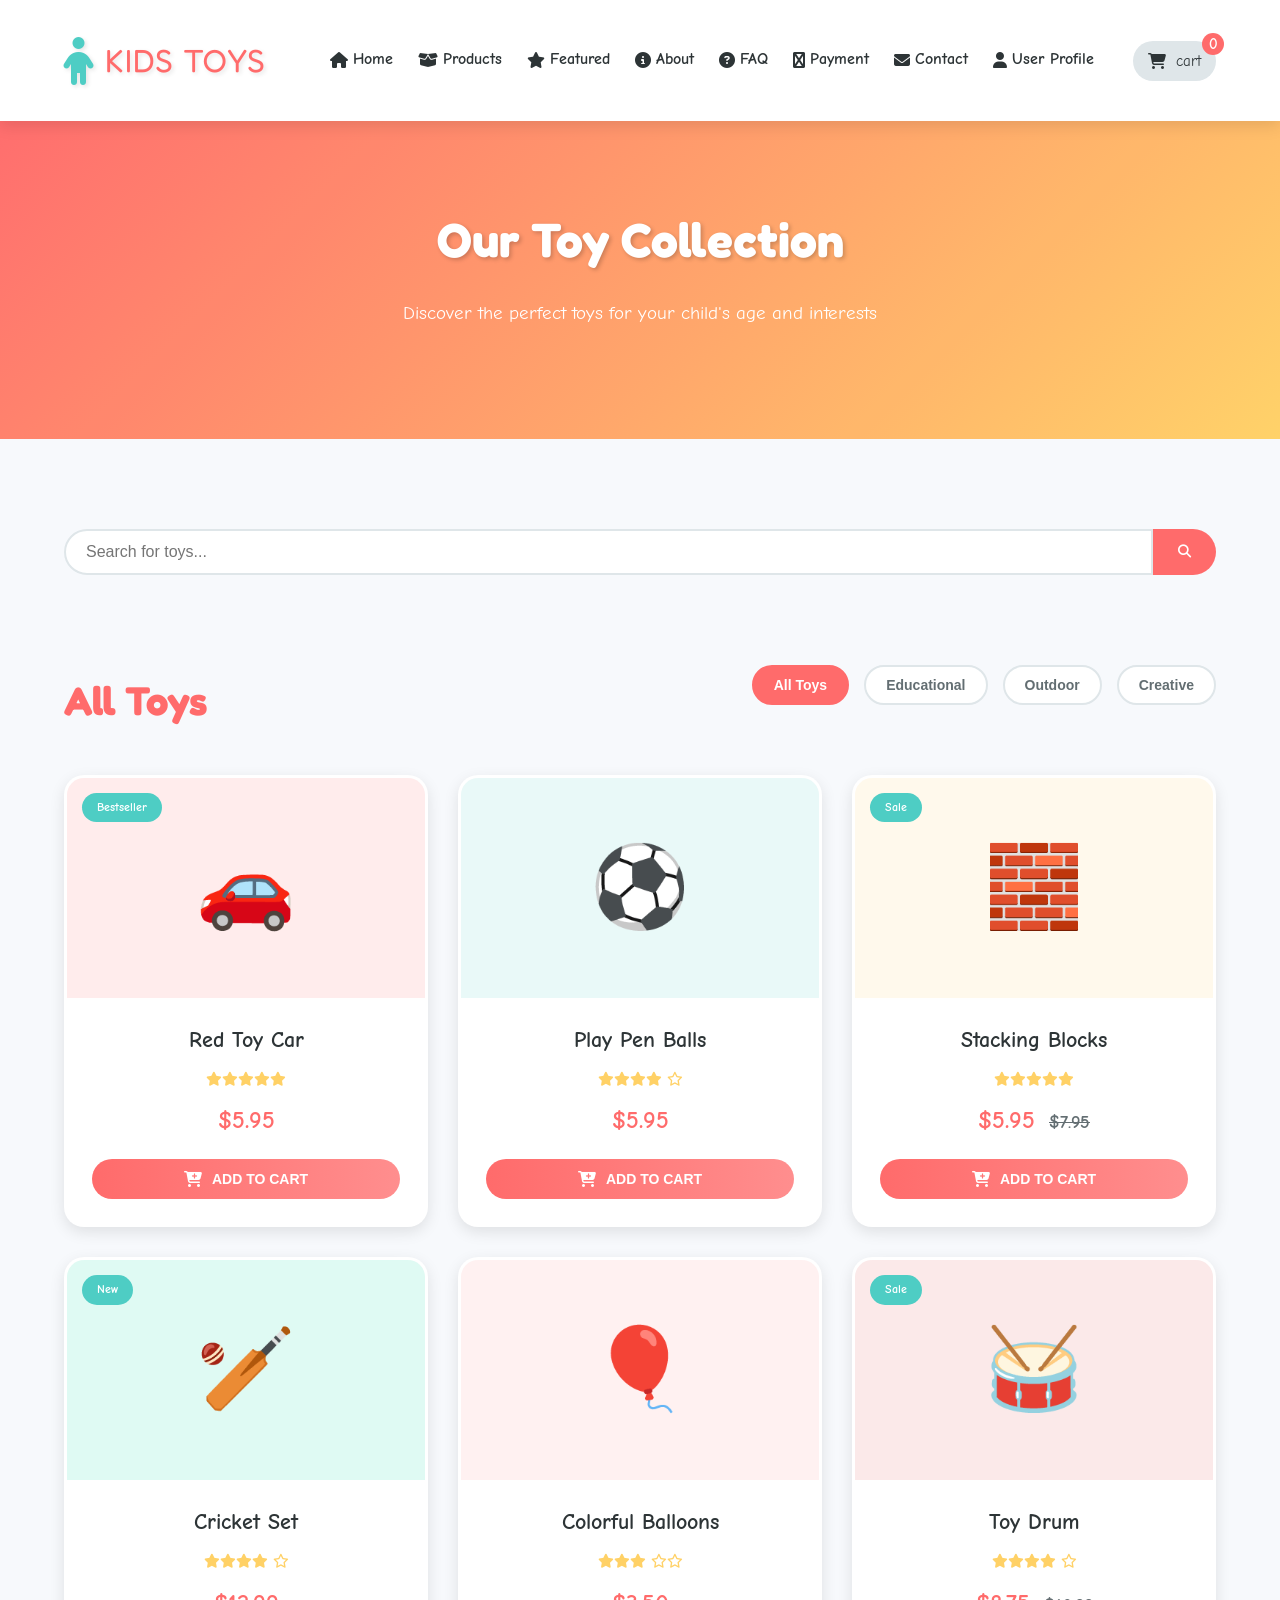
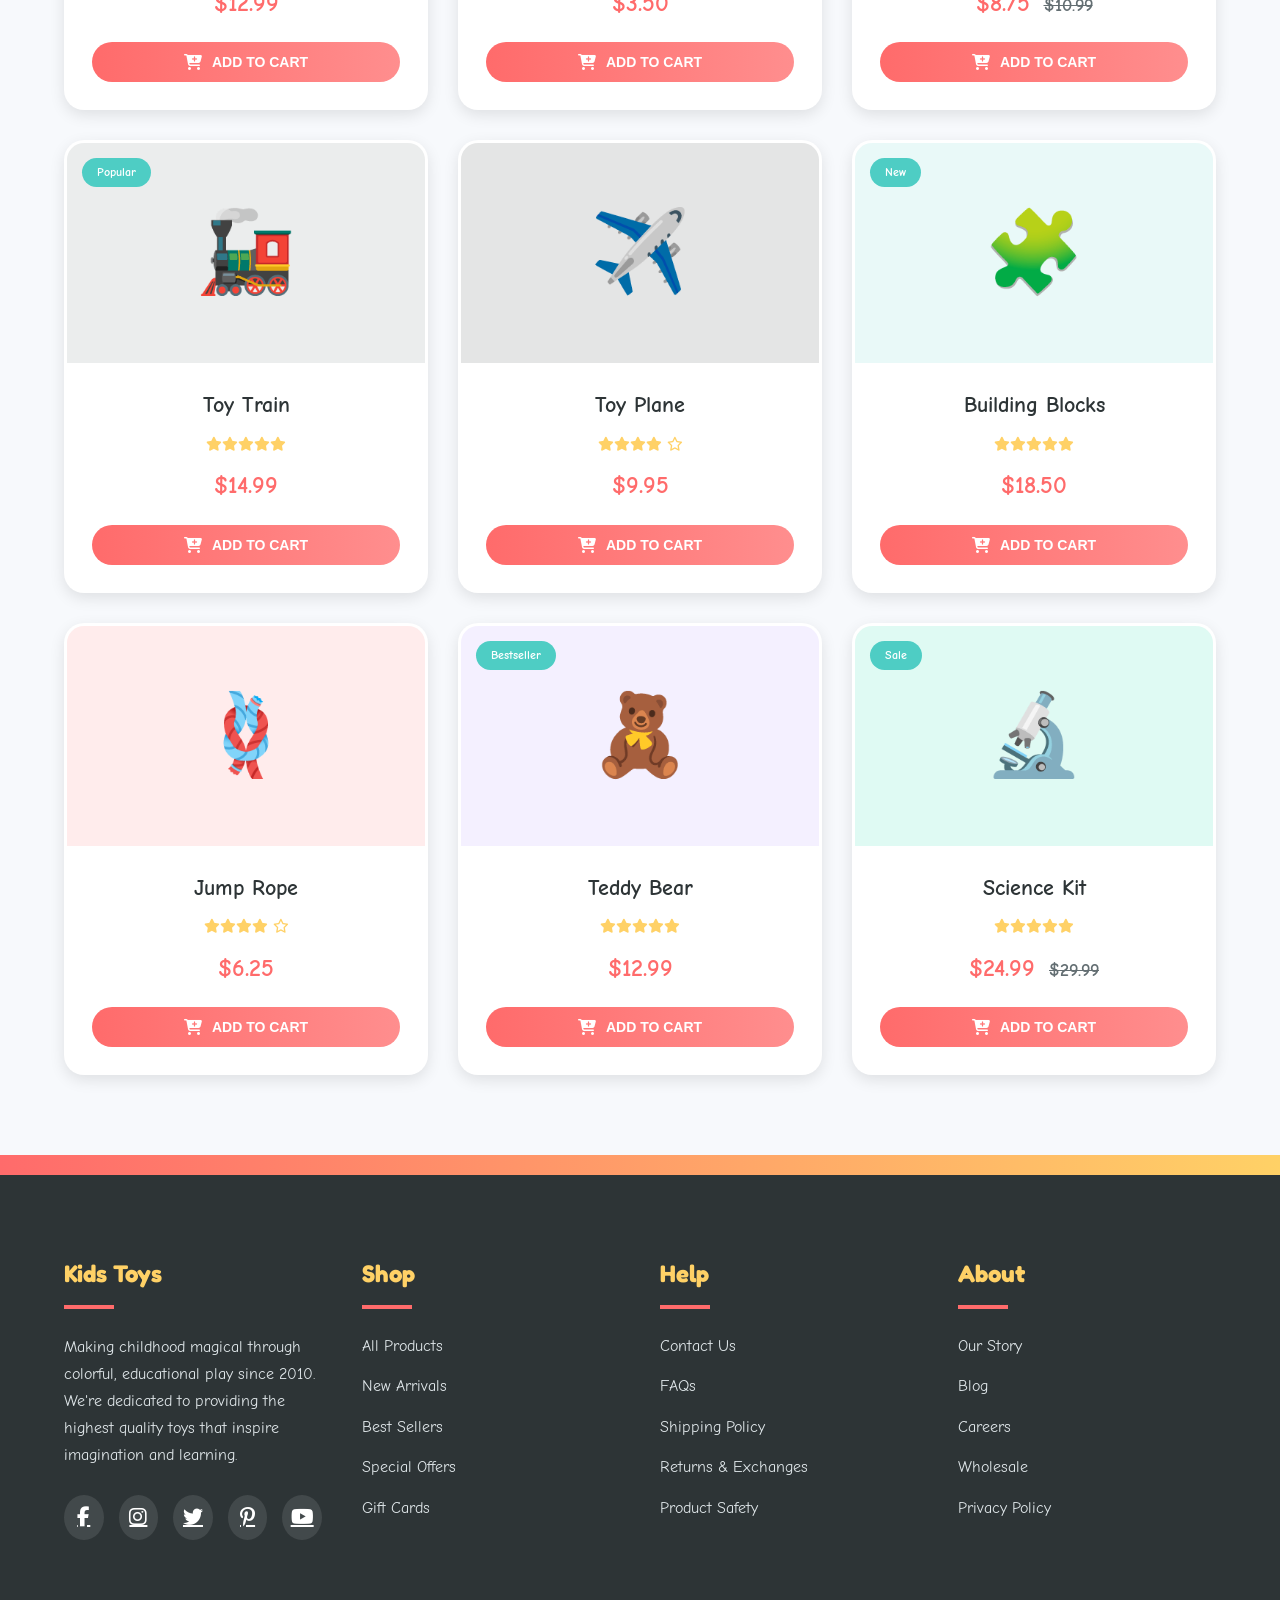
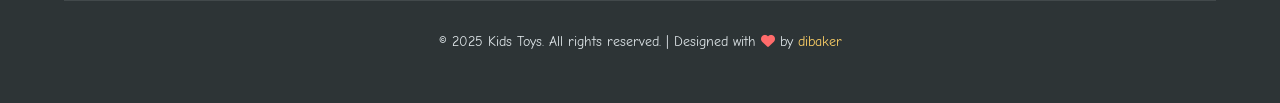
<file: Products.html>
<!DOCTYPE html>
<html lang="en">
<head>
    <meta charset="UTF-8">
    <meta name="viewport" content="width=device-width, initial-scale=1.0">
    <title>KIDS TOYS - Our Products</title>
    <link rel="stylesheet" href="https://cdnjs.cloudflare.com/ajax/libs/font-awesome/6.4.0/css/all.min.css">
    <link href="https://fonts.googleapis.com/css2?family=Fredoka+One&family=Comic+Neue:wght@400;700&display=swap" rel="stylesheet">
    <style>
        :root {
            --primary: #FF6B6B;
            --primary-light: #FF8E8E;
            --primary-dark: #E05555;
            --secondary: #4ECDC4;
            --accent: #FFD166;
            --dark: #2D3436;
            --light: #F7F9FC;
            --white: #FFFFFF;
            --gray: #636E72;
            --light-gray: #DFE6E9;
            --success: #06D6A0;
            --box-shadow: 0 5px 15px rgba(0, 0, 0, 0.1);
            --transition: all 0.3s ease;
        }
        
        * {
            margin: 0;
            padding: 0;
            box-sizing: border-box;
        }
        
        body {
            font-family: 'Comic Neue', cursive, sans-serif;
            background-color: var(--light);
            color: var(--dark);
            line-height: 1.6;
        }
        
        .container {
            width: 90%;
            max-width: 1200px;
            margin: 0 auto;
            padding: 20px 0;
        }
        
        header {
            background-color: var(--white);
            padding: 15px 0;
            box-shadow: var(--box-shadow);
            position: sticky;
            top: 0;
            z-index: 100;
        }
        
        .header-content {
            display: flex;
            justify-content: space-between;
            align-items: center;
            flex-wrap: wrap;
        }
        
        .logo {
            font-family: 'Fredoka One', cursive;
            font-size: 32px;
            color: var(--primary);
            display: flex;
            align-items: center;
            text-shadow: 2px 2px 4px rgba(0, 0, 0, 0.1);
            letter-spacing: 1px;
        }
        
        .logo i {
            margin-right: 10px;
            color: var(--secondary);
            font-size: 1.5em;
        }
        
        nav ul {
            display: flex;
            list-style: none;
        }
        
        nav ul li {
            margin-left: 25px;
            position: relative;
        }
        
        nav ul li a {
            text-decoration: none;
            color: var(--dark);
            font-size: 16px;
            font-weight: 700;
            transition: var(--transition);
            display: flex;
            align-items: center;
            padding: 5px 0;
            border-bottom: 2px solid transparent;
        }
        
        nav ul li a i {
            margin-right: 5px;
        }
        
        nav ul li a:hover {
            color: var(--primary);
            border-bottom: 2px solid var(--accent);
        }
        
        .active {
            color: var(--primary);
            border-bottom: 2px solid var(--accent);
        }
        
        .cart-info {
            display: flex;
            align-items: center;
            position: relative;
            background-color: var(--light-gray);
            padding: 8px 15px;
            border-radius: 30px;
            transition: var(--transition);
            cursor: pointer;
        }
        
        .cart-info:hover {
            background-color: var(--primary-light);
            color: var(--white);
        }
        
        .cart-info span {
            margin-left: 10px;
            font-size: 15px;
        }
        
        .cart-count {
            background-color: var(--primary);
            color: var(--white);
            border-radius: 50%;
            width: 22px;
            height: 22px;
            display: flex;
            align-items: center;
            justify-content: center;
            font-size: 12px;
            position: absolute;
            top: -8px;
            right: -8px;
            font-weight: bold;
        }
        
        .hero-banner {
            background: linear-gradient(135deg, var(--primary) 0%, var(--accent) 100%);
            color: var(--white);
            padding: 60px 0;
            text-align: center;
            margin-bottom: 40px;
            position: relative;
            overflow: hidden;
        }
        
        .hero-banner::before {
            content: "";
            position: absolute;
            top: 0;
            left: 0;
            right: 0;
            bottom: 0;
            background-image: url('data:image/svg+xml;utf8,<svg xmlns="http://www.w3.org/2000/svg" viewBox="0 0 100 100" preserveAspectRatio="none"><path fill="rgba(255,255,255,0.1)" d="M0,0 L100,0 L100,100 L0,100 Z" /></svg>');
            background-size: 100px 100px;
            opacity: 0.2;
        }
        
        .hero-content {
            max-width: 800px;
            margin: 0 auto;
            position: relative;
            z-index: 1;
        }
        
        .hero-banner h1 {
            font-family: 'Fredoka One', cursive;
            font-size: 3rem;
            margin-bottom: 20px;
            text-shadow: 2px 2px 4px rgba(0, 0, 0, 0.2);
        }
        
        .hero-banner p {
            font-size: 1.2rem;
            margin-bottom: 30px;
        }
        
        .search-container {
            display: flex;
            margin: 30px 0;
        }
        
        .search-input {
            flex: 1;
            padding: 12px 20px;
            border: 2px solid var(--light-gray);
            border-radius: 30px 0 0 30px;
            font-size: 16px;
            outline: none;
            transition: var(--transition);
        }
        
        .search-input:focus {
            border-color: var(--primary);
        }
        
        .search-btn {
            padding: 0 25px;
            background-color: var(--primary);
            color: var(--white);
            border: none;
            border-radius: 0 30px 30px 0;
            cursor: pointer;
            transition: var(--transition);
        }
        
        .search-btn:hover {
            background-color: var(--primary-dark);
        }
        
        .products-section {
            padding: 60px 0;
        }
        
        .products-header {
            display: flex;
            justify-content: space-between;
            align-items: center;
            margin-bottom: 40px;
            flex-wrap: wrap;
        }
        
        .page-title {
            font-family: 'Fredoka One', cursive;
            font-size: 2.5rem;
            color: var(--primary);
        }
        
        .categories {
            display: flex;
            gap: 15px;
            margin-bottom: 30px;
            flex-wrap: wrap;
        }
        
        .category-btn {
            padding: 10px 20px;
            background-color: var(--white);
            border: 2px solid var(--light-gray);
            border-radius: 30px;
            cursor: pointer;
            transition: var(--transition);
            font-weight: 700;
            color: var(--gray);
            font-size: 14px;
        }
        
        .category-btn:hover, .category-btn.active {
            background-color: var(--primary);
            color: var(--white);
            border-color: var(--primary);
        }
        
        .products-grid {
            display: grid;
            grid-template-columns: repeat(auto-fill, minmax(280px, 1fr));
            gap: 30px;
        }
        
        .product-card {
            background-color: var(--white);
            border-radius: 20px;
            overflow: hidden;
            box-shadow: var(--box-shadow);
            transition: var(--transition);
            position: relative;
            border: 3px solid transparent;
        }
        
        .product-card:hover {
            transform: translateY(-10px);
            box-shadow: 0 15px 30px rgba(0, 0, 0, 0.15);
            border-color: var(--accent);
        }
        
        .product-badge {
            position: absolute;
            top: 15px;
            left: 15px;
            background-color: var(--secondary);
            color: var(--white);
            padding: 5px 15px;
            border-radius: 20px;
            font-size: 12px;
            font-weight: 700;
            z-index: 1;
        }
        
        .product-image {
            height: 220px;
            background-color: var(--light-gray);
            display: flex;
            align-items: center;
            justify-content: center;
            position: relative;
            overflow: hidden;
        }
        
        .product-image span {
            font-size: 80px;
            transition: var(--transition);
        }
        
        .product-card:hover .product-image span {
            transform: scale(1.1) rotate(5deg);
        }
        
        .product-details {
            padding: 25px;
            text-align: center;
        }
        
        .product-title {
            font-size: 1.4rem;
            margin-bottom: 10px;
            color: var(--dark);
            font-weight: 700;
        }
        
        .product-price {
            font-weight: 700;
            color: var(--primary);
            margin-bottom: 20px;
            font-size: 1.5rem;
        }
        
        .product-price .old-price {
            text-decoration: line-through;
            color: var(--gray);
            font-size: 1.1rem;
            margin-left: 5px;
        }
        
        .add-to-cart {
            background: linear-gradient(to right, var(--primary), var(--primary-light));
            color: var(--white);
            border: none;
            padding: 12px 25px;
            border-radius: 30px;
            cursor: pointer;
            width: 100%;
            transition: var(--transition);
            font-weight: 700;
            display: flex;
            align-items: center;
            justify-content: center;
            text-transform: uppercase;
            font-size: 14px;
        }
        
        .add-to-cart i {
            margin-right: 10px;
            font-size: 16px;
        }
        
        .add-to-cart:hover {
            background: linear-gradient(to right, var(--primary-dark), var(--primary));
            transform: translateY(-3px);
            box-shadow: 0 8px 20px rgba(255, 107, 107, 0.4);
        }
        
        .product-rating {
            color: var(--accent);
            margin: 10px 0;
            font-size: 14px;
        }
        
        footer {
            background-color: var(--dark);
            color: var(--white);
            padding: 80px 0 30px;
            position: relative;
        }
        
        footer::before {
            content: "";
            position: absolute;
            top: 0;
            left: 0;
            right: 0;
            height: 20px;
            background: linear-gradient(to right, var(--primary), var(--accent));
        }
        
        .footer-content {
            display: grid;
            grid-template-columns: repeat(auto-fit, minmax(200px, 1fr));
            gap: 40px;
            margin-bottom: 60px;
        }
        
        .footer-column h3 {
            font-size: 1.5rem;
            margin-bottom: 25px;
            position: relative;
            padding-bottom: 15px;
            color: var(--accent);
            font-family: 'Fredoka One', cursive;
        }
        
        .footer-column h3::after {
            content: '';
            position: absolute;
            bottom: 0;
            left: 0;
            width: 50px;
            height: 4px;
            background-color: var(--primary);
        }
        
        .footer-column ul {
            list-style: none;
        }
        
        .footer-column ul li {
            margin-bottom: 15px;
        }
        
        .footer-column ul li a {
            color: var(--light-gray);
            text-decoration: none;
            transition: var(--transition);
            display: inline-block;
        }
        
        .footer-column ul li a:hover {
            color: var(--accent);
            transform: translateX(5px);
        }
        
        .footer-about p {
            color: var(--light-gray);
            margin-bottom: 20px;
            line-height: 1.7;
        }
        
        .social-links {
            display: flex;
            gap: 15px;
            margin-top: 25px;
        }
        
        .social-links a {
            color: var(--white);
            background-color: rgba(255, 255, 255, 0.1);
            width: 45px;
            height: 45px;
            border-radius: 50%;
            display: flex;
            align-items: center;
            justify-content: center;
            transition: var(--transition);
            font-size: 20px;
        }
        
        .social-links a:hover {
            background-color: var(--primary);
            transform: translateY(-5px) scale(1.1);
        }
        
        .footer-bottom {
            text-align: center;
            padding-top: 30px;
            border-top: 1px solid rgba(255, 255, 255, 0.1);
            color: var(--light-gray);
            font-size: 14px;
        }
        
        .footer-bottom a {
            color: var(--accent);
            text-decoration: none;
        }
        
        .modal {
            display: none;
            position: fixed;
            top: 0;
            left: 0;
            width: 100%;
            height: 100%;
            background-color: rgba(0, 0, 0, 0.7);
            z-index: 1000;
            overflow-y: auto;
        }
        
        .modal-content {
            background-color: var(--white);
            margin: 5% auto;
            width: 80%;
            max-width: 800px;
            border-radius: 20px;
            box-shadow: 0 5px 30px rgba(0, 0, 0, 0.3);
            overflow: hidden;
        }
        
        .modal-header {
            display: flex;
            justify-content: space-between;
            align-items: center;
            padding: 25px;
            border-bottom: 1px solid var(--light-gray);
            background-color: var(--primary);
            color: var(--white);
        }
        
        .modal-header h2 {
            color: var(--white);
            font-family: 'Fredoka One', cursive;
            font-size: 1.8rem;
        }
        
        .close-modal {
            font-size: 1.8rem;
            cursor: pointer;
            transition: var(--transition);
        }
        
        .close-modal:hover {
            color: var(--accent);
            transform: rotate(90deg);
        }
        
        .modal-body {
            padding: 25px;
        }
        
        .cart-items {
            margin-bottom: 30px;
            max-height: 400px;
            overflow-y: auto;
            padding-right: 10px;
        }
        
        .cart-item {
            display: flex;
            justify-content: space-between;
            align-items: center;
            padding: 20px 0;
            border-bottom: 1px solid var(--light-gray);
        }
        
        .cart-item-info {
            display: flex;
            align-items: center;
            flex: 1;
        }
        
        .cart-item-img {
            width: 70px;
            height: 70px;
            background-color: var(--light-gray);
            margin-right: 20px;
            border-radius: 10px;
            display: flex;
            align-items: center;
            justify-content: center;
            font-size: 30px;
        }
        
        .cart-item-details h4 {
            margin-bottom: 5px;
            font-size: 1.1rem;
        }
        
        .cart-item-price {
            color: var(--primary);
            font-weight: 600;
        }
        
        .cart-item-quantity {
            display: flex;
            align-items: center;
            margin: 0 20px;
        }
        
        .quantity-btn {
            width: 30px;
            height: 30px;
            background-color: var(--light-gray);
            border: none;
            border-radius: 5px;
            cursor: pointer;
            display: flex;
            align-items: center;
            justify-content: center;
            font-weight: bold;
            transition: var(--transition);
        }
        
        .quantity-btn:hover {
            background-color: var(--primary);
            color: var(--white);
        }
        
        .quantity-input {
            width: 50px;
            text-align: center;
            margin: 0 10px;
            padding: 5px;
            border: 1px solid var(--light-gray);
            border-radius: 5px;
        }
        
        .remove-item {
            color: var(--gray);
            cursor: pointer;
            transition: var(--transition);
            font-size: 1.2rem;
            width: 40px;
            height: 40px;
            display: flex;
            align-items: center;
            justify-content: center;
            border-radius: 50%;
        }
        
        .remove-item:hover {
            color: var(--primary);
            background-color: var(--light-gray);
        }
        
        .cart-summary {
            background-color: var(--light);
            padding: 25px;
            border-radius: 15px;
        }
        
        .cart-total {
            display: flex;
            justify-content: space-between;
            margin-bottom: 25px;
            font-size: 1.3rem;
            font-weight: 700;
        }
        
        .cart-actions {
            display: flex;
            justify-content: space-between;
            gap: 15px;
        }
        
        .cart-actions .btn {
            width: 100%;
            text-align: center;
            padding: 15px;
            font-size: 15px;
        }
        
        .empty-cart-message {
            text-align: center;
            padding: 40px;
            color: var(--gray);
            font-size: 1.2rem;
        }
        
        .notification {
            position: fixed;
            bottom: 30px;
            right: 30px;
            background-color: var(--success);
            color: var(--white);
            padding: 15px 25px;
            border-radius: 10px;
            box-shadow: 0 5px 15px rgba(0, 0, 0, 0.2);
            z-index: 1000;
            display: flex;
            align-items: center;
            animation: slideIn 0.3s ease;
            max-width: 350px;
        }
        
        @keyframes slideIn {
            from { opacity: 0; transform: translateX(100%); }
            to { opacity: 1; transform: translateX(0); }
        }
        
        @keyframes slideOut {
            from { opacity: 1; transform: translateX(0); }
            to { opacity: 0; transform: translateX(100%); }
        }
        
        .notification i {
            margin-right: 10px;
            font-size: 1.5rem;
        }
        
        @media (max-width: 992px) {
            .hero-banner h1 { font-size: 2.5rem; }
            .page-title { font-size: 2.3rem; }
            nav ul li { margin-left: 15px; }
        }
        
        @media (max-width: 768px) {
            .header-content { flex-direction: column; }
            .logo { margin-bottom: 15px; }
            nav ul { margin-bottom: 15px; flex-wrap: wrap; justify-content: center; }
            nav ul li { margin: 5px 10px; }
            .hero-banner { padding: 40px 0; }
            .hero-banner h1 { font-size: 2rem; }
            .hero-banner p { font-size: 1.1rem; }
            .page-title { font-size: 2rem; }
            .modal-content { width: 90%; }
        }
        
        @media (max-width: 576px) {
            .products-grid { grid-template-columns: 1fr; }
            .footer-content { grid-template-columns: 1fr; text-align: center; }
            .footer-column h3::after { left: 50%; transform: translateX(-50%); }
            .social-links { justify-content: center; }
            .cart-item { flex-direction: column; align-items: flex-start; }
            .cart-item-quantity { margin: 15px 0; width: 100%; justify-content: center; }
            .remove-item { align-self: flex-end; }
            .cart-actions { flex-direction: column; }
            .hero-banner h1 { font-size: 1.8rem; }
            .page-title { font-size: 1.8rem; }
        }
    </style>
</head>
<body>
    <header>
        <div class="container header-content">
            <div class="logo">
                <i class="fas fa-child"></i> KIDS TOYS
            </div>
            <nav>
                <ul>
                    <li><a href="Home.html"><i class="fas fa-home"></i> Home</a></li>
                    <li><a href="Products.html"><i class="fas fa-box-open"></i> Products</a></li>
                    <li><a href="Featured.html"><i class="fas fa-star"></i> Featured</a></li>
                    <li><a href="About.html"><i class="fas fa-info-circle"></i> About</a></li>
                    <li><a href="FAQ.html"><i class="fas fa-question-circle"></i> FAQ</a></li>
                    <li><a href="Cart.html"><i class="fas fa-cc-visa"></i>Payment</a></li>
                    <li><a href="Contact.html"><i class="fas fa-envelope"></i> Contact</a></li>
                    <li><a href="User-profile.html"><i class="fas fa-user"></i> User Profile</a></li>
                </ul>
            </nav>
            <div class="cart-info" id="cart-toggle">
                <i class="fas fa-shopping-cart"></i>
                <span>cart</span>
                <span class="cart-count" id="cart-count">0</span>
            </div>
        </div>
    </header>
    
    <main>
        <section class="hero-banner">
            <div class="container hero-content">
                <h1>Our Toy Collection</h1>
                <p>Discover the perfect toys for your child's age and interests</p>
            </div>
        </section>
        
        <div class="container">
            <div class="search-container">
                <input type="text" class="search-input" placeholder="Search for toys..." id="products-search-input">
                <button class="search-btn" id="products-search-btn"><i class="fas fa-search"></i></button>
            </div>
            
            <section class="products-section">
                <div class="products-header">
                    <h2 class="page-title">All Toys</h2>
                    <div class="categories">
                        <button class="category-btn active" data-category="all">All Toys</button>
                        <button class="category-btn" data-category="educational">Educational</button>
                        <button class="category-btn" data-category="outdoor">Outdoor</button>
                        <button class="category-btn" data-category="creative">Creative</button>
                    </div>
                </div>
                <div class="products-grid" id="all-products-grid">
                    <!-- Products will be loaded by JavaScript -->
                </div>
            </section>
        </div>
    </main>
    
    <footer>
        <div class="container">
            <div class="footer-content">
                <div class="footer-column footer-about">
                    <h3>Kids Toys</h3>
                    <p>Making childhood magical through colorful, educational play since 2010. We're dedicated to providing the highest quality toys that inspire imagination and learning.</p>
                    <div class="social-links">
                        <a href="#"><i class="fab fa-facebook-f"></i></a>
                        <a href="#"><i class="fab fa-instagram"></i></a>
                        <a href="#"><i class="fab fa-twitter"></i></a>
                        <a href="#"><i class="fab fa-pinterest-p"></i></a>
                        <a href="#"><i class="fab fa-youtube"></i></a>
                    </div>
                </div>
                <div class="footer-column">
                    <h3>Shop</h3>
                    <ul>
                        <li><a href="#">All Products</a></li>
                        <li><a href="#">New Arrivals</a></li>
                        <li><a href="#">Best Sellers</a></li>
                        <li><a href="#">Special Offers</a></li>
                        <li><a href="#">Gift Cards</a></li>
                    </ul>
                </div>
                <div class="footer-column">
                    <h3>Help</h3>
                    <ul>
                        <li><a href="#">Contact Us</a></li>
                        <li><a href="#">FAQs</a></li>
                        <li><a href="#">Shipping Policy</a></li>
                        <li><a href="#">Returns & Exchanges</a></li>
                        <li><a href="#">Product Safety</a></li>
                    </ul>
                </div>
                <div class="footer-column">
                    <h3>About</h3>
                    <ul>
                        <li><a href="#">Our Story</a></li>
                        <li><a href="#">Blog</a></li>
                        <li><a href="#">Careers</a></li>
                        <li><a href="#">Wholesale</a></li>
                        <li><a href="#">Privacy Policy</a></li>
                    </ul>
                </div>
            </div>
            <div class="footer-bottom">
                <p>&copy; 2025 Kids Toys. All rights reserved. | Designed with <i class="fas fa-heart" style="color: var(--primary);"></i> by <a href="#">dibaker</a></p>
            </div>
        </div>
    </footer>
    
    <!-- Cart Modal -->
    <div class="modal" id="cart-modal">
        <div class="modal-content">
            <div class="modal-header">
                <h2>Your Shopping Cart</h2>
                <span class="close-modal">&times;</span>
            </div>
            <div class="modal-body">
                <div class="cart-items" id="cart-items">
                    <p class="empty-cart-message">Your cart is empty. Start adding some toys!</p>
                </div>
                <div class="cart-summary">
                    <div class="cart-total">
                        <span>Total:</span>
                        <span id="modal-cart-total">$0.00</span>
                    </div>
                    <div class="cart-actions">
                        <a href="#" class="btn" id="continue-shopping">Continue Shopping</a>
                        <a href="#" class="btn btn-primary" id="checkout-btn">Proceed to Checkout</a>
                    </div>
                </div>
            </div>
        </div>
    </div>
    
    <script src="assets/js/site-features.js"></script>
    <script>
        document.addEventListener('DOMContentLoaded', function() {
            // Sample product data
            const products = [
                {
                    id: 1,
                    name: "Red Toy Car",
                    price: 5.95,
                    category: "creative",
                    image: "🚗",
                    badge: "Bestseller",
                    color: "#FF6B6B",
                    rating: 5
                },
                {
                    id: 2,
                    name: "Play Pen Balls",
                    price: 5.95,
                    category: "outdoor",
                    image: "⚽",
                    badge: "",
                    color: "#4ECDC4",
                    rating: 4
                },
                {
                    id: 3,
                    name: "Stacking Blocks",
                    price: 5.95,
                    oldPrice: 7.95,
                    category: "educational",
                    image: "🧱",
                    badge: "Sale",
                    color: "#FFD166",
                    rating: 5
                },
                {
                    id: 4,
                    name: "Cricket Set",
                    price: 12.99,
                    category: "outdoor",
                    image: "🏏",
                    badge: "New",
                    color: "#06D6A0",
                    rating: 4
                },
                {
                    id: 5,
                    name: "Colorful Balloons",
                    price: 3.50,
                    category: "creative",
                    image: "🎈",
                    badge: "",
                    color: "#FF8E8E",
                    rating: 3
                },
                {
                    id: 6,
                    name: "Toy Drum",
                    price: 8.75,
                    oldPrice: 10.99,
                    category: "creative",
                    image: "🥁",
                    badge: "Sale",
                    color: "#E05555",
                    rating: 4
                },
                {
                    id: 7,
                    name: "Toy Train",
                    price: 14.99,
                    category: "creative",
                    image: "🚂",
                    badge: "Popular",
                    color: "#636E72",
                    rating: 5
                },
                {
                    id: 8,
                    name: "Toy Plane",
                    price: 9.95,
                    category: "creative",
                    image: "✈️",
                    badge: "",
                    color: "#2D3436",
                    rating: 4
                },
                {
                    id: 9,
                    name: "Building Blocks",
                    price: 18.50,
                    category: "educational",
                    image: "🧩",
                    badge: "New",
                    color: "#4ECDC4",
                    rating: 5
                },
                {
                    id: 10,
                    name: "Jump Rope",
                    price: 6.25,
                    category: "outdoor",
                    image: "🪢",
                    badge: "",
                    color: "#FF6B6B",
                    rating: 4
                },
                {
                    id: 11,
                    name: "Teddy Bear",
                    price: 12.99,
                    category: "creative",
                    image: "🧸",
                    badge: "Bestseller",
                    color: "#A78BFA",
                    rating: 5
                },
                {
                    id: 12,
                    name: "Science Kit",
                    price: 24.99,
                    oldPrice: 29.99,
                    category: "educational",
                    image: "🔬",
                    badge: "Sale",
                    color: "#06D6A0",
                    rating: 5
                }
            ];
            
            // Cart functionality
            const cart = {
                items: [],
                total: 0,
                count: 0,
                
                addItem: function(product) {
                    const existingItem = this.items.find(item => item.id === product.id);
                    
                    if (existingItem) {
                        existingItem.quantity += 1;
                    } else {
                        this.items.push({
                            id: product.id,
                            name: product.name,
                            price: product.price,
                            image: product.image,
                            color: product.color,
                            quantity: 1
                        });
                    }
                    
                    this.total += product.price;
                    this.count += 1;
                    this.save();
                    this.updateDisplay();
                    this.showNotification(`${product.name} added to cart!`);
                },
                
                removeItem: function(id) {
                    const itemIndex = this.items.findIndex(item => item.id === id);
                    if (itemIndex !== -1) {
                        const item = this.items[itemIndex];
                        this.total -= item.price * item.quantity;
                        this.count -= item.quantity;
                        this.items.splice(itemIndex, 1);
                        this.save();
                        this.updateDisplay();
                        this.showNotification(`${item.name} removed from cart`);
                    }
                },
                
                updateQuantity: function(id, newQuantity) {
                    const item = this.items.find(item => item.id === id);
                    if (item && newQuantity > 0) {
                        this.total -= item.price * item.quantity;
                        this.count -= item.quantity;
                        
                        item.quantity = newQuantity;
                        
                        this.total += item.price * item.quantity;
                        this.count += item.quantity;
                        this.save();
                        this.updateDisplay();
                    } else if (item && newQuantity <= 0) {
                        this.removeItem(id);
                    }
                },
                
                save: function() {
                    localStorage.setItem('cart', JSON.stringify({
                        items: this.items,
                        total: this.total,
                        count: this.count
                    }));
                },
                
                load: function() {
                    const savedCart = localStorage.getItem('cart');
                    if (savedCart) {
                        const cartData = JSON.parse(savedCart);
                        this.items = cartData.items || [];
                        this.total = cartData.total || 0;
                        this.count = cartData.count || 0;
                        this.updateDisplay();
                    }
                },
                
                updateDisplay: function() {
                    document.getElementById('cart-total').textContent = `$${this.total.toFixed(2)}`;
                    document.getElementById('cart-count').textContent = this.count;
                    document.getElementById('modal-cart-total').textContent = `$${this.total.toFixed(2)}`;
                    
                    // Update modal cart items
                    const cartItemsContainer = document.getElementById('cart-items');
                    if (this.items.length === 0) {
                        cartItemsContainer.innerHTML = '<p class="empty-cart-message">Your cart is empty. Start adding some toys!</p>';
                    } else {
                        cartItemsContainer.innerHTML = this.items.map(item => `
                            <div class="cart-item" data-id="${item.id}">
                                <div class="cart-item-info">
                                    <div class="cart-item-img" style="background-color: ${item.color}20; color: ${item.color}">
                                        ${item.image}
                                    </div>
                                    <div class="cart-item-details">
                                        <h4>${item.name}</h4>
                                        <div class="cart-item-price">$${item.price.toFixed(2)}</div>
                                    </div>
                                </div>
                                <div class="cart-item-quantity">
                                    <button class="quantity-btn minus">-</button>
                                    <input type="number" class="quantity-input" value="${item.quantity}" min="1">
                                    <button class="quantity-btn plus">+</button>
                                </div>
                                <div class="remove-item"><i class="fas fa-trash"></i></div>
                            </div>
                        `).join('');
                        
                        // Add event listeners to quantity buttons
                        document.querySelectorAll('.quantity-btn.minus').forEach(button => {
                            button.addEventListener('click', function() {
                                const itemId = parseInt(this.closest('.cart-item').getAttribute('data-id'));
                                const input = this.nextElementSibling;
                                const newQuantity = parseInt(input.value) - 1;
                                input.value = newQuantity;
                                cart.updateQuantity(itemId, newQuantity);
                            });
                        });
                        
                        document.querySelectorAll('.quantity-btn.plus').forEach(button => {
                            button.addEventListener('click', function() {
                                const itemId = parseInt(this.closest('.cart-item').getAttribute('data-id'));
                                const input = this.previousElementSibling;
                                const newQuantity = parseInt(input.value) + 1;
                                input.value = newQuantity;
                                cart.updateQuantity(itemId, newQuantity);
                            });
                        });
                        
                        document.querySelectorAll('.quantity-input').forEach(input => {
                            input.addEventListener('change', function() {
                                const itemId = parseInt(this.closest('.cart-item').getAttribute('data-id'));
                                const newQuantity = parseInt(this.value);
                                cart.updateQuantity(itemId, newQuantity);
                            });
                        });
                        
                        document.querySelectorAll('.remove-item').forEach(button => {
                            button.addEventListener('click', function() {
                                const itemId = parseInt(this.closest('.cart-item').getAttribute('data-id'));
                                cart.removeItem(itemId);
                            });
                        });
                    }
                },
                
                showNotification: function(message) {
                    const notification = document.createElement('div');
                    notification.className = 'notification';
                    notification.innerHTML = `
                        <i class="fas fa-check-circle"></i>
                        <span>${message}</span>
                    `;
                    
                    document.body.appendChild(notification);
                    
                    setTimeout(() => {
                        notification.style.animation = 'slideOut 0.3s ease';
                        setTimeout(() => {
                            document.body.removeChild(notification);
                        }, 300);
                    }, 3000);
                },
                
                clear: function() {
                    this.items = [];
                    this.total = 0;
                    this.count = 0;
                    this.save();
                    this.updateDisplay();
                }
            };
            
            // Modal functionality
            const modal = document.getElementById('cart-modal');
            const cartToggle = document.getElementById('cart-toggle');
            const closeModal = document.querySelector('.close-modal');
            const continueShopping = document.getElementById('continue-shopping');
            const checkoutBtn = document.getElementById('checkout-btn');
            
            cartToggle.addEventListener('click', function(e) {
                e.preventDefault();
                modal.style.display = 'block';
                document.body.style.overflow = 'hidden';
            });
            
            closeModal.addEventListener('click', function() {
                modal.style.display = 'none';
                document.body.style.overflow = 'auto';
            });
            
            continueShopping.addEventListener('click', function(e) {
                e.preventDefault();
                modal.style.display = 'none';
                document.body.style.overflow = 'auto';
            });
            
            checkoutBtn.addEventListener('click', function(e) {
                e.preventDefault();
                cart.showNotification(`Proceeding to checkout with $${cart.total.toFixed(2)} total`);
                setTimeout(() => {
                    modal.style.display = 'none';
                    document.body.style.overflow = 'auto';
                }, 1000);
            });
            
            window.addEventListener('click', function(event) {
                if (event.target === modal) {
                    modal.style.display = 'none';
                    document.body.style.overflow = 'auto';
                }
            });
            
            // Render products
            function renderProducts(category = 'all', searchQuery = '') {
                const productsGrid = document.getElementById('all-products-grid');
                let filteredProducts = products;
                
                // Apply category filter
                if (category !== 'all') {
                    filteredProducts = filteredProducts.filter(product => product.category === category);
                }
                
                // Apply search filter
                if (searchQuery) {
                    filteredProducts = filteredProducts.filter(product => 
                        product.name.toLowerCase().includes(searchQuery.toLowerCase())
                    );
                }
                
                productsGrid.innerHTML = filteredProducts.map(product => `
                    <div class="product-card" data-category="${product.category}">
                        ${product.badge ? `<div class="product-badge">${product.badge}</div>` : ''}
                        <div class="product-image" style="background-color: ${product.color}20; color: ${product.color}">
                            <span style="font-size: 80px;">${product.image}</span>
                        </div>
                        <div class="product-details">
                            <h3 class="product-title">${product.name}</h3>
                            <div class="product-rating">
                                ${'<i class="fas fa-star"></i>'.repeat(Math.floor(product.rating))}
                                ${product.rating % 1 ? '<i class="fas fa-star-half-alt"></i>' : ''}
                                ${'<i class="far fa-star"></i>'.repeat(5 - Math.ceil(product.rating))}
                            </div>
                            <div class="product-price">
                                $${product.price.toFixed(2)}
                                ${product.oldPrice ? `<span class="old-price">$${product.oldPrice.toFixed(2)}</span>` : ''}
                            </div>
                            <button class="add-to-cart" data-id="${product.id}" data-name="${product.name}" data-price="${product.price}">
                                <i class="fas fa-cart-plus"></i> Add to Cart
                            </button>
                        </div>
                    </div>
                `).join('');
                
                // Add event listeners to new add to cart buttons
                document.querySelectorAll('.add-to-cart').forEach(button => {
                    button.addEventListener('click', function() {
                        const productId = parseInt(this.getAttribute('data-id'));
                        const product = products.find(p => p.id === productId);
                        if (product) {
                            cart.addItem(product);
                        }
                    });
                });
            }
            
            // Category filter buttons
            document.querySelectorAll('.category-btn').forEach(button => {
                button.addEventListener('click', function() {
                    document.querySelector('.category-btn.active').classList.remove('active');
                    this.classList.add('active');
                    const category = this.getAttribute('data-category');
                    const searchQuery = document.getElementById('products-search-input').value;
                    renderProducts(category, searchQuery);
                });
            });
            
            // Search functionality
            document.getElementById('products-search-btn').addEventListener('click', function() {
                const searchQuery = document.getElementById('products-search-input').value;
                const activeCategory = document.querySelector('.category-btn.active').getAttribute('data-category');
                renderProducts(activeCategory, searchQuery);
            });
            
            document.getElementById('products-search-input').addEventListener('keyup', function(e) {
                if (e.key === 'Enter') {
                    const searchQuery = this.value;
                    const activeCategory = document.querySelector('.category-btn.active').getAttribute('data-category');
                    renderProducts(activeCategory, searchQuery);
                }
            });
            
            // Initialize cart and render products
            cart.load();
            renderProducts();
        });
    </script>
</body>
</html>
</file>
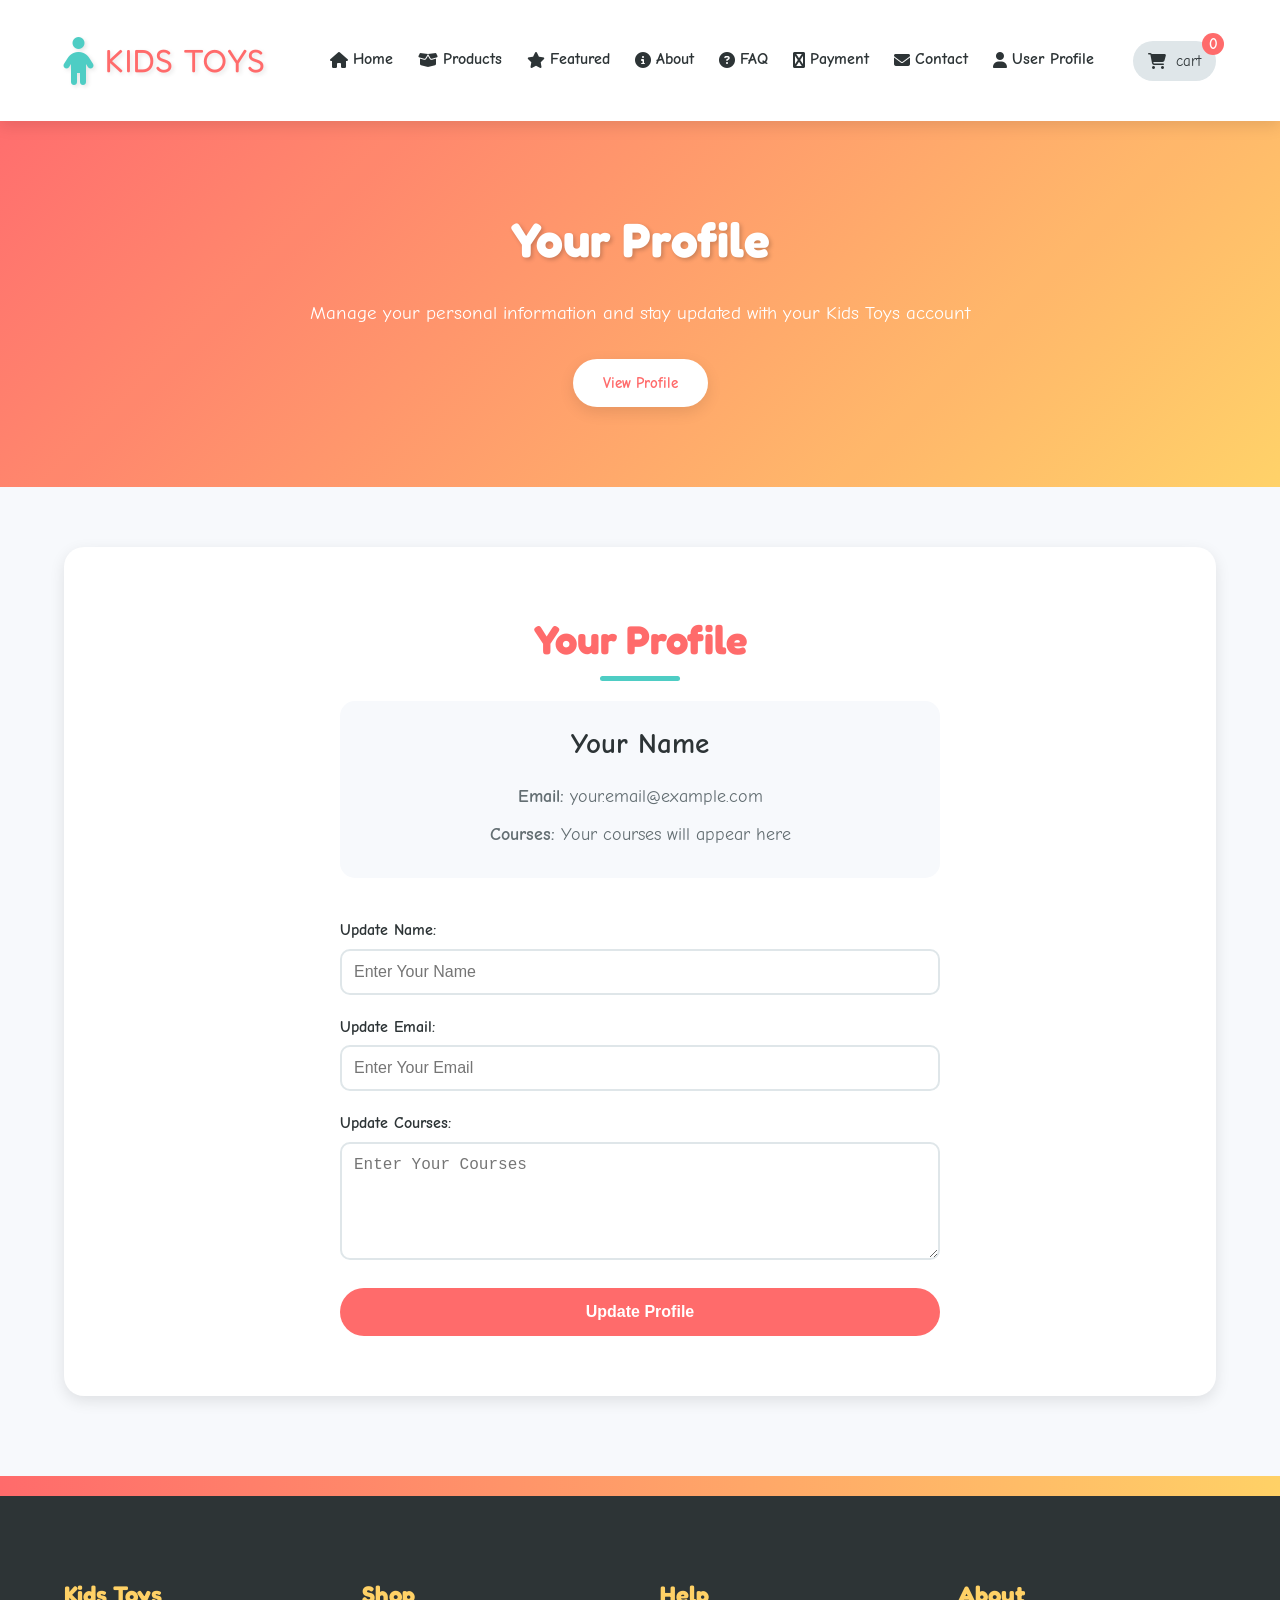
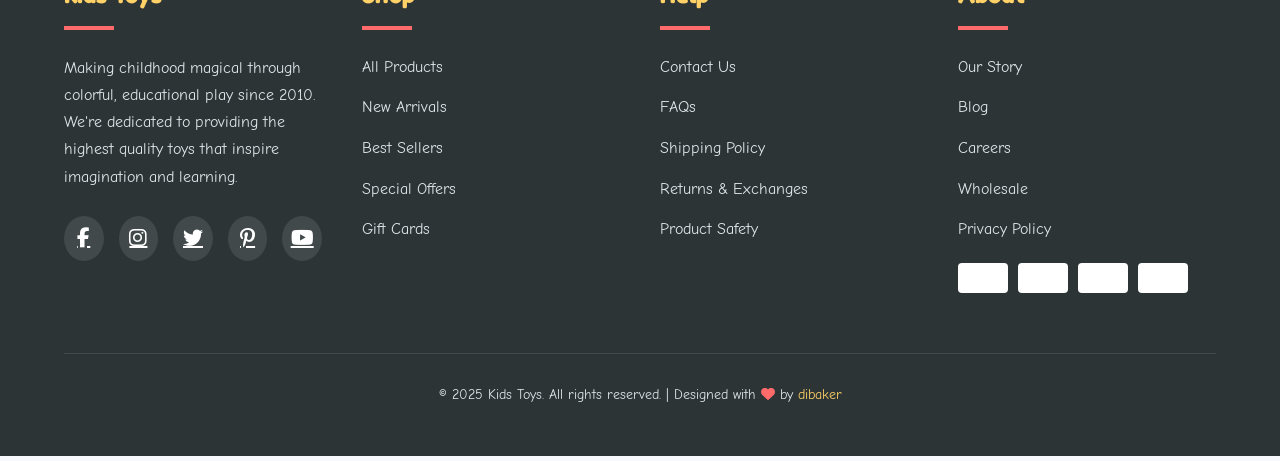
<file: User-Profile.html>
<!DOCTYPE html>
<html lang="en">
<head>
    <meta charset="UTF-8">
    <meta name="viewport" content="width=device-width, initial-scale=1.0">
    <title>User Profile - Kids Toys</title>
    <link rel="stylesheet" href="https://cdnjs.cloudflare.com/ajax/libs/font-awesome/6.4.0/css/all.min.css">
    <link href="https://fonts.googleapis.com/css2?family=Fredoka+One&family=Comic+Neue:wght@400;700&display=swap" rel="stylesheet">
    <link href="https://unpkg.com/aos@2.3.1/dist/aos.css" rel="stylesheet">
    <style>
        :root {
            --primary: #FF6B6B;
            --primary-light: #FF8E8E;
            --primary-dark: #E05555;
            --secondary: #4ECDC4;
            --accent: #FFD166;
            --dark: #2D3436;
            --light: #F7F9FC;
            --white: #FFFFFF;
            --gray: #636E72;
            --light-gray: #DFE6E9;
            --success: #06D6A0;
            --box-shadow: 0 5px 15px rgba(0, 0, 0, 0.1);
            --transition: all 0.3s ease;
        }
        
        * {
            margin: 0;
            padding: 0;
            box-sizing: border-box;
        }
        
        body {
            font-family: 'Comic Neue', cursive, sans-serif;
            background-color: var(--light);
            color: var(--dark);
            line-height: 1.6;
        }
        
        .container {
            width: 90%;
            max-width: 1200px;
            margin: 0 auto;
            padding: 20px 0;
        }
        
        header {
            background-color: var(--white);
            padding: 15px 0;
            box-shadow: var(--box-shadow);
            position: sticky;
            top: 0;
            z-index: 100;
        }
        
        .header-content {
            display: flex;
            justify-content: space-between;
            align-items: center;
            flex-wrap: wrap;
        }
        
        .logo {
            font-family: 'Fredoka One', cursive;
            font-size: 32px;
            color: var(--primary);
            display: flex;
            align-items: center;
            text-shadow: 2px 2px 4px rgba(0, 0, 0, 0.1);
            letter-spacing: 1px;
        }
        
        .logo i {
            margin-right: 10px;
            color: var(--secondary);
            font-size: 1.5em;
        }
        
        nav ul {
            display: flex;
            list-style: none;
        }
        
        nav ul li {
            margin-left: 25px;
            position: relative;
        }
        
        nav ul li a {
            text-decoration: none;
            color: var(--dark);
            font-size: 16px;
            font-weight: 700;
            transition: var(--transition);
            display: flex;
            align-items: center;
            padding: 5px 0;
            border-bottom: 2px solid transparent;
        }
        
        nav ul li a i {
            margin-right: 5px;
        }
        
        nav ul li a:hover {
            color: var(--primary);
            border-bottom: 2px solid var(--accent);
        }
        
        .cart-info {
            display: flex;
            align-items: center;
            position: relative;
            background-color: var(--light-gray);
            padding: 8px 15px;
            border-radius: 30px;
            transition: var(--transition);
            cursor: pointer;
        }
        
        .cart-info:hover {
            background-color: var(--primary-light);
            color: var(--white);
        }
        
        .cart-info span {
            margin-left: 10px;
            font-size: 15px;
        }
        
        .cart-count {
            background-color: var(--primary);
            color: var(--white);
            border-radius: 50%;
            width: 22px;
            height: 22px;
            display: flex;
            align-items: center;
            justify-content: center;
            font-size: 12px;
            position: absolute;
            top: -8px;
            right: -8px;
            font-weight: bold;
        }
        
        .hero-banner {
            background: linear-gradient(135deg, var(--primary) 0%, var(--accent) 100%);
            color: var(--white);
            padding: 60px 0;
            text-align: center;
            margin-bottom: 40px;
            position: relative;
            overflow: hidden;
        }
        
        .hero-banner::before {
            content: "";
            position: absolute;
            top: 0;
            left: 0;
            right: 0;
            bottom: 0;
            background-image: url('data:image/svg+xml;utf8,<svg xmlns="http://www.w3.org/2000/svg" viewBox="0 0 100 100" preserveAspectRatio="none"><path fill="rgba(255,255,255,0.1)" d="M0,0 L100,0 L100,100 L0,100 Z" /></svg>');
            background-size: 100px 100px;
            opacity: 0.2;
        }
        
        .hero-content {
            max-width: 800px;
            margin: 0 auto;
            position: relative;
            z-index: 1;
        }
        
        .hero-banner h1 {
            font-family: 'Fredoka One', cursive;
            font-size: 3rem;
            margin-bottom: 20px;
            text-shadow: 2px 2px 4px rgba(0, 0, 0, 0.2);
        }
        
        .hero-banner p {
            font-size: 1.2rem;
            margin-bottom: 30px;
        }
        
        .btn {
            display: inline-block;
            background-color: var(--white);
            color: var(--primary);
            padding: 12px 30px;
            border: none;
            border-radius: 50px;
            cursor: pointer;
            font-size: 15px;
            font-weight: 700;
            transition: var(--transition);
            text-decoration: none;
            box-shadow: var(--box-shadow);
        }
        
        .btn:hover {
            transform: translateY(-5px);
            box-shadow: 0 10px 25px rgba(0, 0, 0, 0.2);
        }
        
        .profile-section {
            padding: 60px 0;
            text-align: center;
            background-color: var(--white);
            border-radius: 20px;
            box-shadow: var(--box-shadow);
            margin-bottom: 60px;
        }
        
        .section-title {
            font-family: 'Fredoka One', cursive;
            font-size: 2.5rem;
            margin-bottom: 30px;
            color: var(--primary);
            position: relative;
        }
        
        .section-title::after {
            content: '';
            position: absolute;
            bottom: -10px;
            left: 50%;
            transform: translateX(-50%);
            width: 80px;
            height: 5px;
            background-color: var(--secondary);
            border-radius: 3px;
        }
        
        .profile-container {
            max-width: 600px;
            margin: 0 auto;
        }
        
        .profile-info {
            margin-bottom: 40px;
            padding: 20px;
            border-radius: 15px;
            background-color: var(--light);
        }
        
        .profile-info h3 {
            font-size: 1.8rem;
            color: var(--dark);
            margin-bottom: 15px;
        }
        
        .profile-info p {
            font-size: 1.1rem;
            color: var(--gray);
            margin-bottom: 10px;
        }
        
        .profile-form label {
            display: block;
            text-align: left;
            margin-bottom: 5px;
            font-weight: 700;
            color: var(--dark);
        }
        
        .profile-form input,
        .profile-form textarea {
            width: 100%;
            padding: 12px;
            margin-bottom: 20px;
            border: 2px solid var(--light-gray);
            border-radius: 10px;
            font-size: 16px;
            outline: none;
            transition: var(--transition);
        }
        
        .profile-form input:focus,
        .profile-form textarea:focus {
            border-color: var(--primary);
            box-shadow: 0 0 5px rgba(255, 107, 107, 0.3);
        }
        
        .profile-form textarea {
            resize: vertical;
            min-height: 100px;
        }
        
        .profile-form button {
            width: 100%;
            padding: 15px;
            background-color: var(--primary);
            color: var(--white);
            border: none;
            border-radius: 30px;
            font-size: 16px;
            font-weight: 700;
            cursor: pointer;
            transition: var(--transition);
        }
        
        .profile-form button:hover {
            background-color: var(--primary-dark);
            transform: translateY(-3px);
        }
        
        footer {
            background-color: var(--dark);
            color: var(--white);
            padding: 80px 0 30px;
            position: relative;
        }
        
        footer::before {
            content: "";
            position: absolute;
            top: 0;
            left: 0;
            right: 0;
            height: 20px;
            background: linear-gradient(to right, var(--primary), var(--accent));
        }
        
        .footer-content {
            display: grid;
            grid-template-columns: repeat(auto-fit, minmax(200px, 1fr));
            gap: 40px;
            margin-bottom: 60px;
        }
        
        .footer-column h3 {
            font-size: 1.5rem;
            margin-bottom: 25px;
            position: relative;
            padding-bottom: 15px;
            color: var(--accent);
            font-family: 'Fredoka One', cursive;
        }
        
        .footer-column h3::after {
            content: '';
            position: absolute;
            bottom: 0;
            left: 0;
            width: 50px;
            height: 4px;
            background-color: var(--primary);
        }
        
        .footer-column ul {
            list-style: none;
        }
        
        .footer-column ul li {
            margin-bottom: 15px;
        }
        
        .footer-column ul li a {
            color: var(--light-gray);
            text-decoration: none;
            transition: var(--transition);
            display: inline-block;
        }
        
        .footer-column ul li a:hover {
            color: var(--accent);
            transform: translateX(5px);
        }
        
        .footer-about p {
            color: var(--light-gray);
            margin-bottom: 20px;
            line-height: 1.7;
        }
        
        .social-links {
            display: flex;
            gap: 15px;
            margin-top: 25px;
        }
        
        .social-links a {
            color: var(--white);
            background-color: rgba(255, 255, 255, 0.1);
            width: 45px;
            height: 45px;
            border-radius: 50%;
            display: flex;
            align-items: center;
            justify-content: center;
            transition: var(--transition);
            font-size: 20px;
        }
        
        .social-links a:hover {
            background-color: var(--primary);
            transform: translateY(-5px) scale(1.1);
        }
        
        .payment-methods {
            display: flex;
            gap: 10px;
            margin-top: 20px;
            flex-wrap: wrap;
        }
        
        .payment-method {
            width: 50px;
            height: 30px;
            background-color: var(--white);
            border-radius: 4px;
            display: flex;
            align-items: center;
            justify-content: center;
            font-size: 20px;
        }
        
        .footer-bottom {
            text-align: center;
            padding-top: 30px;
            border-top: 1px solid rgba(255, 255, 255, 0.1);
            color: var(--light-gray);
            font-size: 14px;
        }
        
        .footer-bottom a {
            color: var(--accent);
            text-decoration: none;
        }
        
        .modal {
            display: none;
            position: fixed;
            top: 0;
            left: 0;
            width: 100%;
            height: 100%;
            background-color: rgba(0, 0, 0, 0.7);
            z-index: 1000;
            overflow-y: auto;
        }
        
        .modal-content {
            background-color: var(--white);
            margin: 5% auto;
            width: 80%;
            max-width: 800px;
            border-radius: 20px;
            box-shadow: 0 5px 30px rgba(0, 0, 0, 0.3);
            overflow: hidden;
        }
        
        .modal-header {
            display: flex;
            justify-content: space-between;
            align-items: center;
            padding: 25px;
            border-bottom: 1px solid var(--light-gray);
            background-color: var(--primary);
            color: var(--white);
        }
        
        .modal-header h2 {
            color: var(--white);
            font-family: 'Fredoka One', cursive;
            font-size: 1.8rem;
        }
        
        .close-modal {
            font-size: 1.8rem;
            cursor: pointer;
            transition: var(--transition);
        }
        
        .close-modal:hover {
            color: var(--accent);
            transform: rotate(90deg);
        }
        
        .modal-body {
            padding: 25px;
        }
        
        .cart-items {
            margin-bottom: 30px;
            max-height: 400px;
            overflow-y: auto;
            padding-right: 10px;
        }
        
        .cart-item {
            display: flex;
            justify-content: space-between;
            align-items: center;
            padding: 20px 0;
            border-bottom: 1px solid var(--light-gray);
        }
        
        .cart-item-info {
            display: flex;
            align-items: center;
            flex: 1;
        }
        
        .cart-item-img {
            width: 70px;
            height: 70px;
            background-color: var(--light-gray);
            margin-right: 20px;
            border-radius: 10px;
            display: flex;
            align-items: center;
            justify-content: center;
            font-size: 30px;
        }
        
        .cart-item-details h4 {
            margin-bottom: 5px;
            font-size: 1.1rem;
        }
        
        .cart-item-price {
            color: var(--primary);
            font-weight: 600;
        }
        
        .cart-item-quantity {
            display: flex;
            align-items: center;
            margin: 0 20px;
        }
        
        .quantity-btn {
            width: 30px;
            height: 30px;
            background-color: var(--light-gray);
            border: none;
            border-radius: 5px;
            cursor: pointer;
            display: flex;
            align-items: center;
            justify-content: center;
            font-weight: bold;
            transition: var(--transition);
        }
        
        .quantity-btn:hover {
            background-color: var(--primary);
            color: var(--white);
        }
        
        .quantity-input {
            width: 50px;
            text-align: center;
            margin: 0 10px;
            padding: 5px;
            border: 1px solid var(--light-gray);
            border-radius: 5px;
        }
        
        .remove-item {
            color: var(--gray);
            cursor: pointer;
            transition: var(--transition);
            font-size: 1.2rem;
            width: 40px;
            height: 40px;
            display: flex;
            align-items: center;
            justify-content: center;
            border-radius: 50%;
        }
        
        .remove-item:hover {
            color: var(--primary);
            background-color: var(--light-gray);
        }
        
        .cart-summary {
            background-color: var(--light);
            padding: 25px;
            border-radius: 15px;
        }
        
        .cart-total {
            display: flex;
            justify-content: space-between;
            margin-bottom: 25px;
            font-size: 1.3rem;
            font-weight: 700;
        }
        
        .cart-actions {
            display: flex;
            justify-content: space-between;
            gap: 15px;
        }
        
        .cart-actions .btn {
            width: 100%;
            text-align: center;
            padding: 15px;
            font-size: 15px;
        }
        
        .empty-cart-message {
            text-align: center;
            padding: 40px;
            color: var(--gray);
            font-size: 1.2rem;
        }
        
        .notification {
            position: fixed;
            bottom: 30px;
            right: 30px;
            background-color: var(--success);
            color: var(--white);
            padding: 15px 25px;
            border-radius: 10px;
            box-shadow: 0 5px 15px rgba(0, 0, 0, 0.2);
            z-index: 1000;
            display: flex;
            align-items: center;
            animation: slideIn 0.3s ease;
            max-width: 350px;
        }
        
        @keyframes slideIn {
            from { opacity: 0; transform: translateX(100%); }
            to { opacity: 1; transform: translateX(0); }
        }
        
        @keyframes slideOut {
            from { opacity: 1; transform: translateX(0); }
            to { opacity: 0; transform: translateX(100%); }
        }
        
        .notification i {
            margin-right: 10px;
            font-size: 1.5rem;
        }
        
        @media (max-width: 992px) {
            .hero-banner h1 { font-size: 2.5rem; }
            .section-title { font-size: 2.3rem; }
            nav ul li { margin-left: 15px; }
        }
        
        @media (max-width: 768px) {
            .header-content { flex-direction: column; }
            .logo { margin-bottom: 15px; }
            nav ul { margin-bottom: 15px; flex-wrap: wrap; justify-content: center; }
            nav ul li { margin: 5px 10px; }
            .hero-banner { padding: 40px 0; }
            .hero-banner h1 { font-size: 2rem; }
            .hero-banner p { font-size: 1.1rem; }
            .btn { padding: 10px 20px; font-size: 14px; }
            .section-title { font-size: 2rem; }
            .modal-content { width: 90%; }
        }
        
        @media (max-width: 576px) {
            .footer-content { grid-template-columns: 1fr; text-align: center; }
            .footer-column h3::after { left: 50%; transform: translateX(-50%); }
            .social-links { justify-content: center; }
            .cart-item { flex-direction: column; align-items: flex-start; }
            .cart-item-quantity { margin: 15px 0; width: 100%; justify-content: center; }
            .remove-item { align-self: flex-end; }
            .cart-actions { flex-direction: column; }
            .hero-banner h1 { font-size: 1.8rem; }
            .section-title { font-size: 1.8rem; }
        }
    </style>
</head>
<body>
    <header>
        <div class="container header-content">
            <div class="logo">
                <i class="fas fa-child"></i> KIDS TOYS
            </div>
            <nav>
                <ul>
                    <li><a href="Home.html"><i class="fas fa-home"></i> Home</a></li>
                    <li><a href="Products.html"><i class="fas fa-box-open"></i> Products</a></li>
                    <li><a href="Featured.html"><i class="fas fa-star"></i> Featured</a></li>
                    <li><a href="About.html"><i class="fas fa-info-circle"></i> About</a></li>
                    <li><a href="FAQ.html"><i class="fas fa-question-circle"></i> FAQ</a></li>
                    <li><a href="Cart.html"><i class="fas fa-cc-visa"></i>Payment</a></li>
                    <li><a href="Contact.html"><i class="fas fa-envelope"></i> Contact</a></li>
                    <li><a href="User-profile.html"><i class="fas fa-user"></i> User Profile</a></li>
                </ul>
            </nav>
            <div class="cart-info" id="cart-toggle">
                <i class="fas fa-shopping-cart"></i>
                <span>cart</span>
                <span class="cart-count" id="cart-count">0</span>
            </div>
        </div>
    </header>
    
    <section class="hero-banner">
        <div class="container hero-content">
            <h1>Your Profile</h1>
            <p>Manage your personal information and stay updated with your Kids Toys account</p>
            <a href="#profile" class="btn">View Profile</a>
        </div>
    </section>
    
    <div class="container">
        <section class="profile-section" id="profile">
            <h2 class="section-title">Your Profile</h2>
            <div class="profile-container">
                <div class="profile-info" data-aos="fade-up">
                    <h3 id="profile-name">Your Name</h3>
                    <p><strong>Email:</strong> <span id="profile-email">your.email@example.com</span></p>
                    <p><strong>Courses:</strong> <span id="profile-courses">Your courses will appear here</span></p>
                </div>
                <form class="profile-form" onsubmit="updateProfile(event)" data-aos="fade-up" data-aos-delay="200">
                    <label for="name">Update Name:</label>
                    <input type="text" id="name" placeholder="Enter Your Name" required>
                    
                    <label for="email">Update Email:</label>
                    <input type="email" id="email" placeholder="Enter Your Email" required>
                    
                    <label for="courses">Update Courses:</label>
                    <textarea id="courses" placeholder="Enter Your Courses" rows="5" required></textarea>
                    
                    <button type="submit">Update Profile</button>
                </form>
            </div>
        </section>
    </div>
    
    <footer>
        <div class="container">
            <div class="footer-content">
                <div class="footer-column footer-about">
                    <h3>Kids Toys</h3>
                    <p>Making childhood magical through colorful, educational play since 2010. We're dedicated to providing the highest quality toys that inspire imagination and learning.</p>
                    <div class="social-links">
                        <a href="#"><i class="fab fa-facebook-f"></i></a>
                        <a href="#"><i class="fab fa-instagram"></i></a>
                        <a href="#"><i class="fab fa-twitter"></i></a>
                        <a href="#"><i class="fab fa-pinterest-p"></i></a>
                        <a href="#"><i class="fab fa-youtube"></i></a>
                    </div>
                </div>
                <div class="footer-column">
                    <h3>Shop</h3>
                    <ul>
                        <li><a href="#">All Products</a></li>
                        <li><a href="#">New Arrivals</a></li>
                        <li><a href="#">Best Sellers</a></li>
                        <li><a href="#">Special Offers</a></li>
                        <li><a href="#">Gift Cards</a></li>
                    </ul>
                </div>
                <div class="footer-column">
                    <h3>Help</h3>
                    <ul>
                        <li><a href="#">Contact Us</a></li>
                        <li><a href="#">FAQs</a></li>
                        <li><a href="#">Shipping Policy</a></li>
                        <li><a href="#">Returns & Exchanges</a></li>
                        <li><a href="#">Product Safety</a></li>
                    </ul>
                </div>
                <div class="footer-column">
                    <h3>About</h3>
                    <ul>
                        <li><a href="#">Our Story</a></li>
                        <li><a href="#">Blog</a></li>
                        <li><a href="#">Careers</a></li>
                        <li><a href="#">Wholesale</a></li>
                        <li><a href="#">Privacy Policy</a></li>
                    </ul>
                    <div class="payment-methods">
                        <div class="payment-method"><i class="fab fa-cc-visa"></i></div>
                        <div class="payment-method"><i class="fab fa-cc-mastercard"></i></div>
                        <div class="payment-method"><i class="fab fa-cc-paypal"></i></div>
                        <div class="payment-method"><i class="fab fa-cc-apple-pay"></i></div>
                    </div>
                </div>
            </div>
            <div class="footer-bottom">
                <p>&copy; 2025 Kids Toys. All rights reserved. | Designed with <i class="fas fa-heart" style="color: var(--primary);"></i> by <a href="#">dibaker</a></p>
            </div>
        </div>
    </footer>
    
    <div class="modal" id="cart-modal">
        <div class="modal-content">
            <div class="modal-header">
                <h2>Your Shopping Cart</h2>
                <span class="close-modal">&times;</span>
            </div>
            <div class="modal-body">
                <div class="cart-items" id="cart-items">
                    <p class="empty-cart-message">Your cart is empty. Start adding some toys!</p>
                </div>
                <div class="cart-summary">
                    <div class="cart-total">
                        <span>Total:</span>
                        <span id="modal-cart-total">$0.00</span>
                    </div>
                    <div class="cart-actions">
                        <a href="#" class="btn" id="continue-shopping">Continue Shopping</a>
                        <a href="#" class="btn btn-primary" id="checkout-btn">Proceed to Checkout</a>
                    </div>
                </div>
            </div>
        </div>
    </div>
    
    <script src="https://unpkg.com/aos@2.3.1/dist/aos.js"></script>
    <script src="assets/js/site-features.js"></script>
    <script>
        AOS.init({
            duration: 800,
            once: true
        });

        const cart = {
            items: [],
            total: 0,
            count: 0,
            
            addItem: function(product) {
                const existingItem = this.items.find(item => item.id === product.id);
                if (existingItem) {
                    existingItem.quantity += 1;
                } else {
                    this.items.push({
                        id: product.id,
                        name: product.name,
                        price: product.price,
                        image: product.image,
                        color: product.color,
                        quantity: 1
                    });
                }
                this.total += product.price;
                this.count += 1;
                this.save();
                this.updateDisplay();
                this.showNotification(`${product.name} added to cart!`);
            },
            
            removeItem: function(id) {
                const itemIndex = this.items.findIndex(item => item.id === id);
                if (itemIndex !== -1) {
                    const item = this.items[itemIndex];
                    this.total -= item.price * item.quantity;
                    this.count -= item.quantity;
                    this.items.splice(itemIndex, 1);
                    this.save();
                    this.updateDisplay();
                    this.showNotification(`${item.name} removed from cart`);
                }
            },
            
            updateQuantity: function(id, newQuantity) {
                const item = this.items.find(item => item.id === id);
                if (item && newQuantity > 0) {
                    this.total -= item.price * item.quantity;
                    this.count -= item.quantity;
                    item.quantity = newQuantity;
                    this.total += item.price * item.quantity;
                    this.count += item.quantity;
                    this.save();
                    this.updateDisplay();
                } else if (item && newQuantity <= 0) {
                    this.removeItem(id);
                }
            },
            
            save: function() {
                localStorage.setItem('cart', JSON.stringify({
                    items: this.items,
                    total: this.total,
                    count: this.count
                }));
            },
            
            load: function() {
                const savedCart = localStorage.getItem('cart');
                if (savedCart) {
                    const cartData = JSON.parse(savedCart);
                    this.items = cartData.items || [];
                    this.total = cartData.total || 0;
                    this.count = cartData.count || 0;
                    this.updateDisplay();
                }
            },
            
            updateDisplay: function() {
                document.getElementById('cart-total').textContent = `$${this.total.toFixed(0)}`;
                document.getElementById('cart-count').textContent = this.count;
                document.getElementById('modal-cart-total').textContent = `$${this.total.toFixed(0)}`;
                const cartItemsContainer = document.getElementById('cart-items');
                if (this.items.length === 0) {
                    cartItemsContainer.innerHTML = '<p class="empty-cart-message">Your cart is empty. Start adding some toys!</p>';
                } else {
                    cartItemsContainer.innerHTML = this.items.map(item => `
                        <div class="cart-item" data-id="${item.id}">
                            <div class="cart-item-info">
                                <div class="cart-item-img" style="background-color: ${item.color}20; color: ${item.color}">
                                    ${item.image}
                                </div>
                                <div class="cart-item-details">
                                    <h4>${item.name}</h4>
                                    <div class="cart-item-price">$${item.price.toFixed(0)}</div>
                                </div>
                            </div>
                            <div class="cart-item-quantity">
                                <button class="quantity-btn minus">-</button>
                                <input type="number" class="quantity-input" value="${item.quantity}" min="1">
                                <button class="quantity-btn plus">+</button>
                            </div>
                            <div class="remove-item"><i class="fas fa-trash"></i></div>
                        </div>
                    `).join('');
                    document.querySelectorAll('.quantity-btn.minus').forEach(button => {
                        button.addEventListener('click', function() {
                            const itemId = parseInt(this.closest('.cart-item').getAttribute('data-id'));
                            const input = this.nextElementSibling;
                            const newQuantity = parseInt(input.value) - 1;
                            input.value = newQuantity;
                            cart.updateQuantity(itemId, newQuantity);
                        });
                    });
                    document.querySelectorAll('.quantity-btn.plus').forEach(button => {
                        button.addEventListener('click', function() {
                            const itemId = parseInt(this.closest('.cart-item').getAttribute('data-id'));
                            const input = this.previousElementSibling;
                            const newQuantity = parseInt(input.value) + 1;
                            input.value = newQuantity;
                            cart.updateQuantity(itemId, newQuantity);
                        });
                    });
                    document.querySelectorAll('.quantity-input').forEach(input => {
                        input.addEventListener('change', function() {
                            const itemId = parseInt(this.closest('.cart-item').getAttribute('data-id'));
                            const newQuantity = parseInt(this.value);
                            cart.updateQuantity(itemId, newQuantity);
                        });
                    });
                    document.querySelectorAll('.remove-item').forEach(button => {
                        button.addEventListener('click', function() {
                            const itemId = parseInt(this.closest('.cart-item').getAttribute('data-id'));
                            cart.removeItem(itemId);
                        });
                    });
                }
            },
            
            showNotification: function(message) {
                const notification = document.createElement('div');
                notification.className = 'notification';
                notification.innerHTML = `
                    <i class="fas fa-check-circle"></i>
                    <span>${message}</span>
                `;
                document.body.appendChild(notification);
                setTimeout(() => {
                    notification.style.animation = 'slideOut 0.3s ease';
                    setTimeout(() => {
                        document.body.removeChild(notification);
                    }, 300);
                }, 3000);
            }
        };
        
        function updateProfile(event) {
            event.preventDefault();
            const name = document.getElementById('name').value;
            const email = document.getElementById('email').value;
            const courses = document.getElementById('courses').value;
            
            document.getElementById('profile-name').textContent = name;
            document.getElementById('profile-email').textContent = email;
            document.getElementById('profile-courses').textContent = courses;
            
            localStorage.setItem('profile', JSON.stringify({ name, email, courses }));
            cart.showNotification('Profile updated successfully!');
            event.target.reset();
        }
        
        function loadProfile() {
            const savedProfile = localStorage.getItem('profile');
            if (savedProfile) {
                const profile = JSON.parse(savedProfile);
                document.getElementById('profile-name').textContent = profile.name;
                document.getElementById('profile-email').textContent = profile.email;
                document.getElementById('profile-courses').textContent = profile.courses;
            }
        }
        
        const modal = document.getElementById('cart-modal');
        const cartToggle = document.getElementById('cart-toggle');
        const closeModal = document.querySelector('.close-modal');
        const continueShopping = document.getElementById('continue-shopping');
        const checkoutBtn = document.getElementById('checkout-btn');
        
        cartToggle.addEventListener('click', function(e) {
            e.preventDefault();
            modal.style.display = 'block';
            document.body.style.overflow = 'hidden';
        });
        
        closeModal.addEventListener('click', function() {
            modal.style.display = 'none';
            document.body.style.overflow = 'auto';
        });
        
        continueShopping.addEventListener('click', function(e) {
            e.preventDefault();
            modal.style.display = 'none';
            document.body.style.overflow = 'auto';
        });
        
        checkoutBtn.addEventListener('click', function(e) {
            e.preventDefault();
            cart.showNotification(`Proceeding to checkout with $${cart.total.toFixed(0)} total`);
            setTimeout(() => {
                modal.style.display = 'none';
                document.body.style.overflow = 'auto';
            }, 1000);
        });
        
        window.addEventListener('click', function(event) {
            if (event.target === modal) {
                modal.style.display = 'none';
                document.body.style.overflow = 'auto';
            }
        });
        
        document.addEventListener('DOMContentLoaded', function() {
            cart.load();
            loadProfile();
        });
    </script>
</body>
</html>
</file>
<file: assets/css/features.css>
.sr-only {
    position: absolute;
    width: 1px;
    height: 1px;
    padding: 0;
    margin: -1px;
    overflow: hidden;
    clip: rect(0, 0, 0, 0);
    white-space: nowrap;
    border: 0;
}

.products-tools {
    display: flex;
    flex-wrap: wrap;
    gap: 15px;
    align-items: center;
    margin-bottom: 18px;
}

.product-search,
.product-sort {
    min-height: 48px;
    border: 2px solid var(--light-gray);
    border-radius: 30px;
    padding: 0 18px;
    font-size: 15px;
    font-family: 'Comic Neue', cursive, sans-serif;
    background-color: var(--white);
    color: var(--dark);
    transition: var(--transition);
}

.product-search {
    flex: 1 1 280px;
}

.product-sort {
    flex: 0 1 220px;
    cursor: pointer;
}

.product-search:focus,
.product-sort:focus {
    outline: none;
    border-color: var(--primary);
    box-shadow: 0 0 0 4px rgba(255, 107, 107, 0.15);
}

.favorites-toggle {
    min-height: 48px;
}

.products-summary {
    margin-bottom: 24px;
    color: var(--gray);
    font-size: 15px;
    font-weight: 700;
}

.profile-help {
    max-width: 540px;
    margin: 0 auto 22px;
    color: var(--gray);
    font-size: 1rem;
}

.product-favorite {
    position: absolute;
    top: 15px;
    right: 15px;
    width: 42px;
    height: 42px;
    border: none;
    border-radius: 50%;
    background-color: rgba(255, 255, 255, 0.95);
    color: var(--primary-light);
    box-shadow: var(--box-shadow);
    cursor: pointer;
    display: flex;
    align-items: center;
    justify-content: center;
    transition: var(--transition);
    z-index: 2;
}

.product-favorite:hover,
.product-favorite.active {
    background-color: var(--primary);
    color: var(--white);
    transform: scale(1.08);
}

.products-empty {
    grid-column: 1 / -1;
    background-color: var(--white);
    border-radius: 20px;
    padding: 48px 24px;
    text-align: center;
    box-shadow: var(--box-shadow);
}

.products-empty i {
    font-size: 2.5rem;
    color: var(--primary);
    margin-bottom: 16px;
}

.products-empty h3 {
    margin-bottom: 10px;
    color: var(--dark);
}

.products-empty p {
    color: var(--gray);
}

.is-disabled {
    opacity: 0.6;
    pointer-events: none;
}

@media (max-width: 768px) {
    .products-tools {
        flex-direction: column;
        align-items: stretch;
    }

    .product-search,
    .product-sort,
    .favorites-toggle {
        width: 100%;
    }
}
</file>
